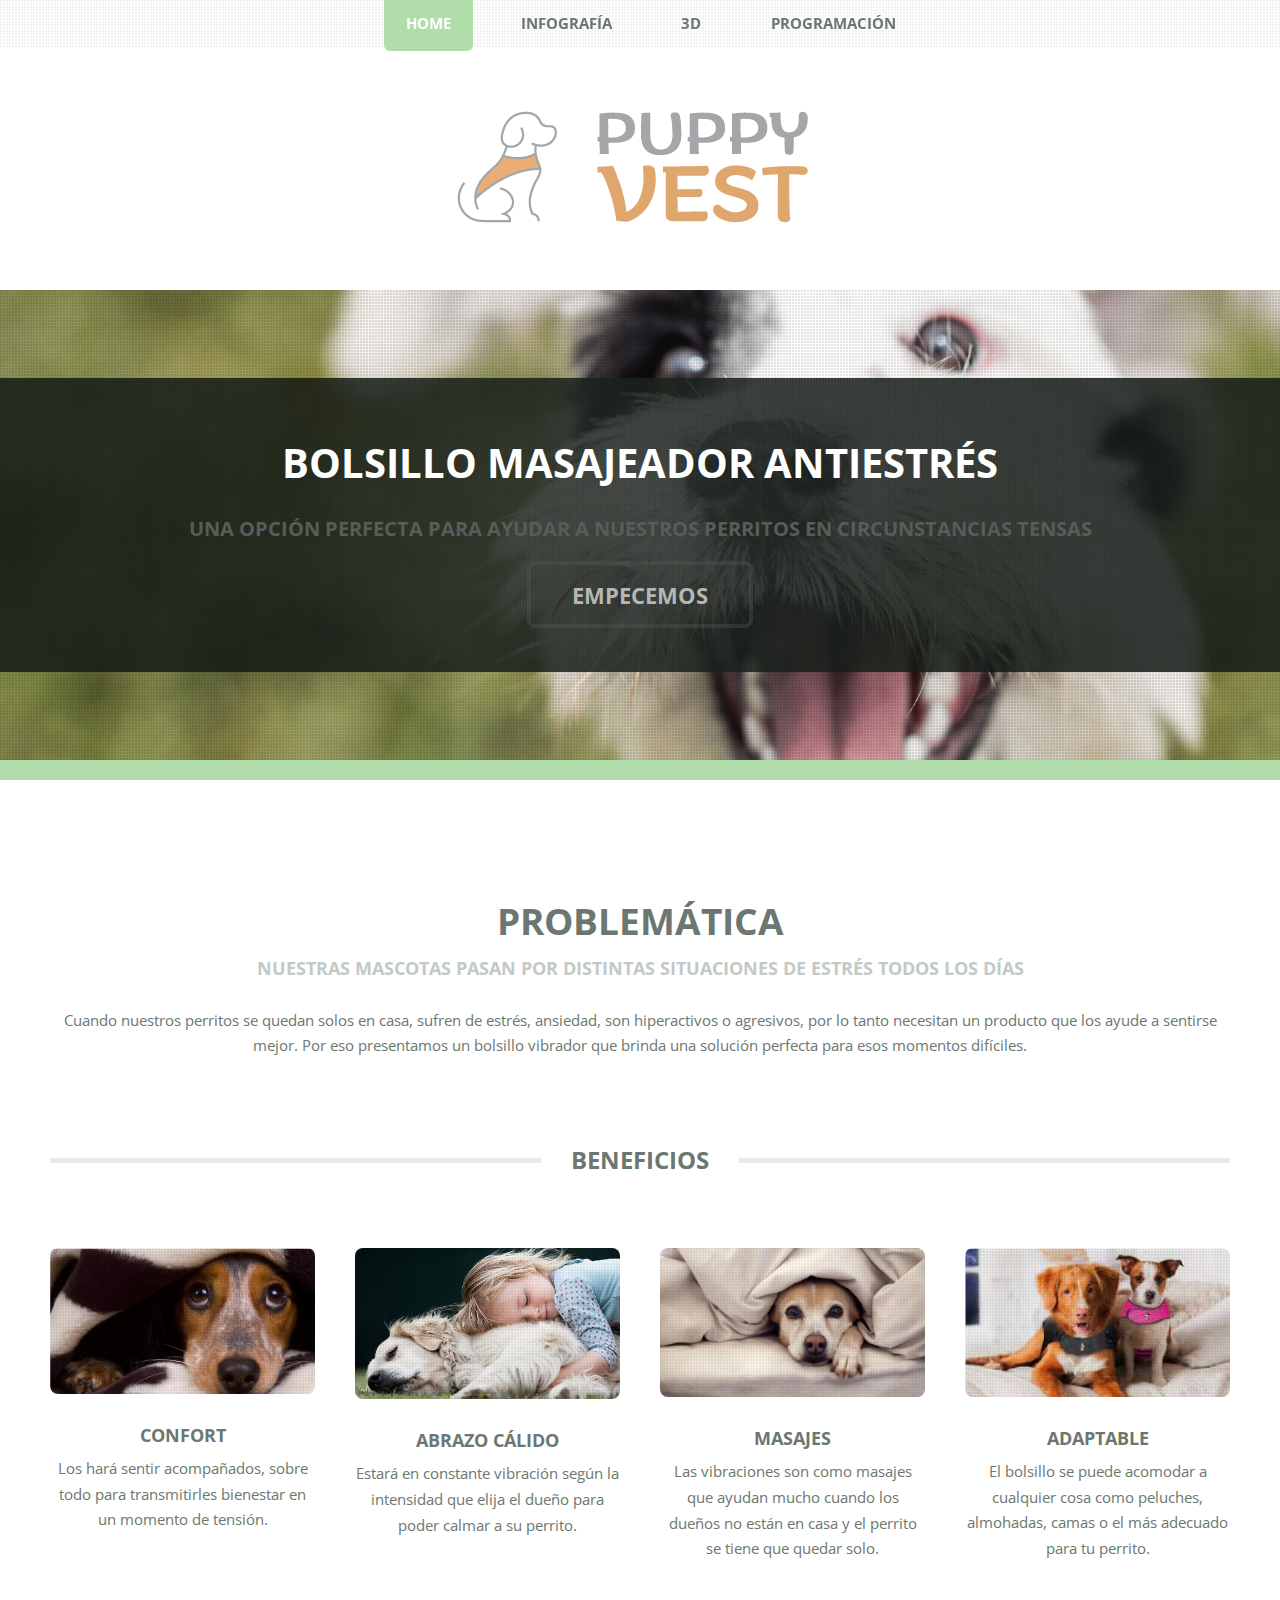
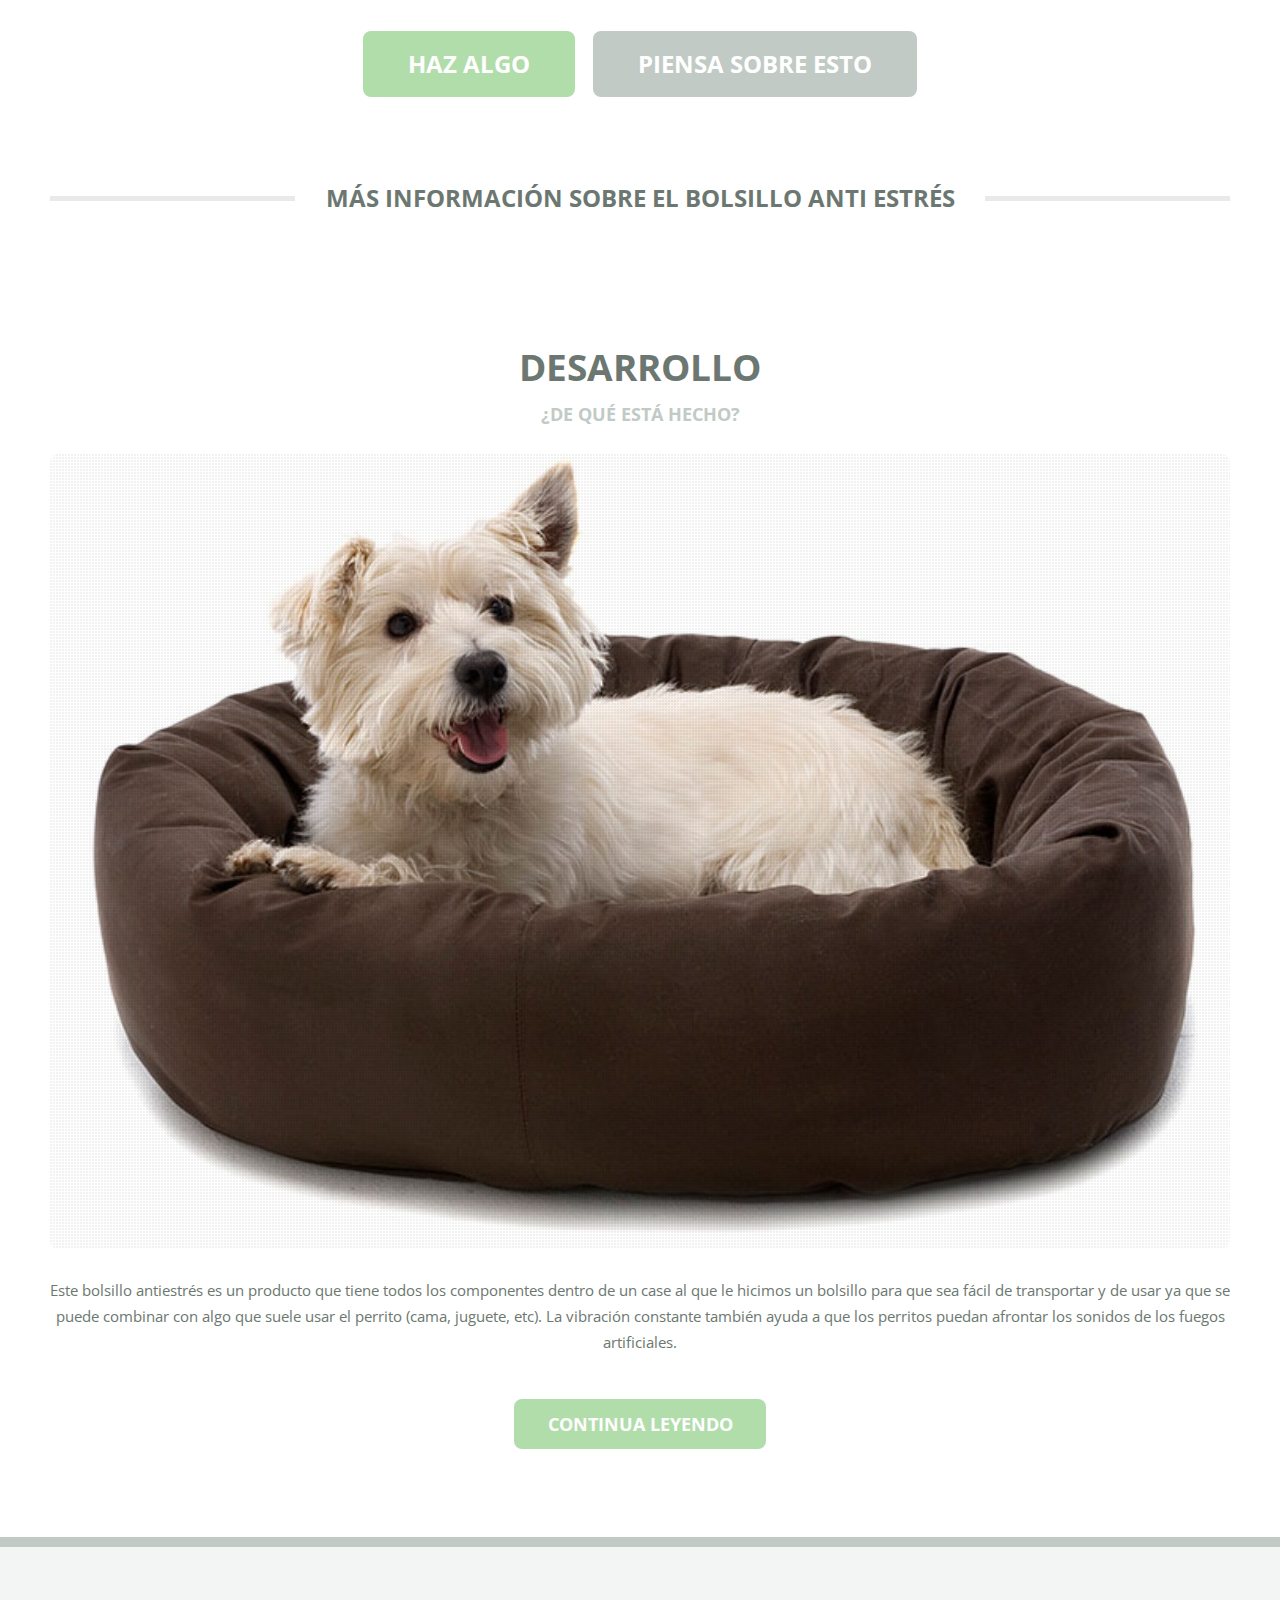
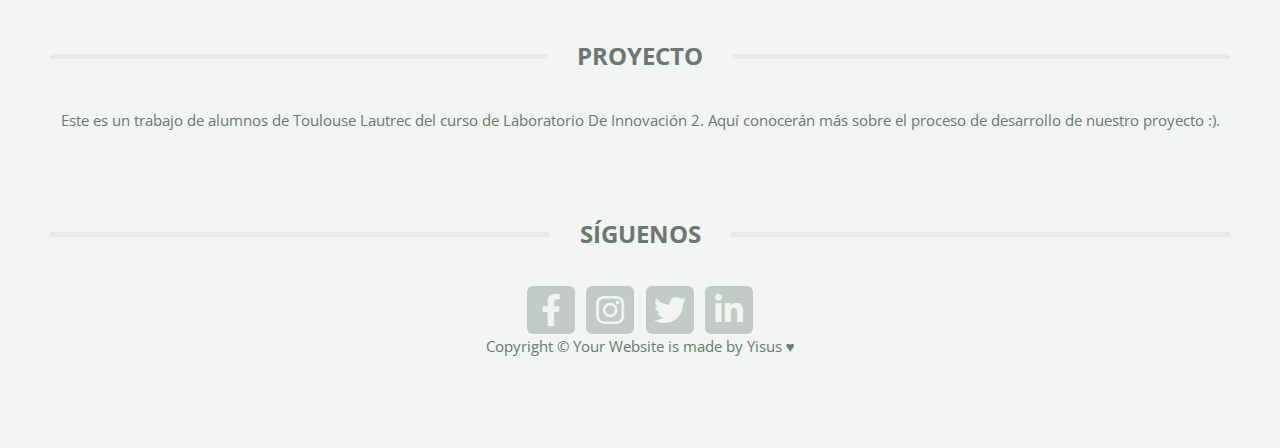
<file: index.html>
<!DOCTYPE HTML>
<!--
	TXT by HTML5 UP
	html5up.net | @ajlkn
	Free for personal and commercial use under the CCA 3.0 license (html5up.net/license)
-->
<html>
	<head>
		<title>BOLSILLO MASAJEADOR ANTIESTRÉS</title>
		<meta charset="utf-8" />
		<meta name="viewport" content="width=device-width, initial-scale=1, user-scalable=no" />
		<link rel="stylesheet" href="assets/css/main.css" />
	</head>
	<body class="homepage is-preload">
		<div id="page-wrapper">
				
			<!-- Header -->
				<header id="header">
					<div class="text-center my-5">
						<img class="img-fluid rounded-box mb-4"><img src="images/logotipo.png" alt="" /></a>
						<div>
					</div>
				</header>

			<!-- Nav -->
				<nav id="nav">
					<ul>
						<li class="current"><a href="index.html">Home</a></li>
						</li>
						<li><a href="infografia.html">Infografía</a></li>
						<li><a href="impresion-3d.html">3D</a></li>
						<li><a href="programacion.html">Programación</a></li>
					</ul>
				</nav>

			<!-- Banner -->
				<section id="banner">
					<div class="content">
						<h2>BOLSILLO MASAJEADOR ANTIESTRÉS</h2>
						<p>Una opción perfecta para ayudar a nuestros perritos en circunstancias tensas</p>
						<a href="#main" class="button scrolly">Empecemos</a>
					</div>
				</section>

			<!-- Main -->
				<section id="main">
					<div class="container">
						<div class="row gtr-200">
							<div class="col-12">

								<!-- Highlight -->
									<section class="box highlight">
										<ul class="special">
											
										</ul>
										<header>
											<h2>PROBLEMÁTICA</h2>
											<p>Nuestras mascotas pasan por distintas situaciones de estrés todos los días</p>
										</header>
										<p>
											Cuando nuestros perritos se quedan solos en casa, sufren de estrés, ansiedad, son hiperactivos o agresivos, por lo tanto necesitan un producto que los ayude a sentirse mejor. Por eso presentamos un bolsillo vibrador que brinda una solución perfecta para esos momentos difíciles.
										</p>
									</section>

							</div>
							<div class="col-12">

								<!-- Features -->
									<section class="box features">
										<h2 class="major"><span>BENEFICIOS</span></h2>
										<div>
											<div class="row">
												<div class="col-3 col-6-medium col-12-small">

													<!-- Feature -->
														<section class="box feature">
															<a href="#" class="image featured"><img src="images/pic1.jpg" alt="" /></a>
															<h3><a href="#">Confort</a></h3>
															<p>
																Los hará sentir acompañados, sobre todo para transmitirles bienestar en un momento de tensión.
															</p>
														</section>

												</div>
												<div class="col-3 col-6-medium col-12-small">

													<!-- Feature -->
														<section class="box feature">
															<a href="#" class="image featured"><img src="images/pic2.jpg" alt="" /></a>
															<h3><a href="#">Abrazo cálido</a></h3>
															<p>
																Estará en constante vibración según la intensidad que elija el dueño para poder calmar a su perrito.
															</p>
														</section>

												</div>
												<div class="col-3 col-6-medium col-12-small">

													<!-- Feature -->
														<section class="box feature">
															<a href="#" class="image featured"><img src="images/pic3.jpg" alt="" /></a>
															<h3><a href="#">Masajes</a></h3>
															<p>
																Las vibraciones son como masajes que ayudan mucho cuando los dueños no están en casa y el perrito se tiene que quedar solo.
															</p>
														</section>

												</div>
												<div class="col-3 col-6-medium col-12-small">

													<!-- Feature -->
														<section class="box feature">
															<a href="#" class="image featured"><img src="images/pic4.jpg" alt="" /></a>
															<h3><a href="#">Adaptable</a></h3>
															<p>
																El bolsillo se puede acomodar a cualquier cosa como peluches, almohadas, camas o el más adecuado para tu perrito.
															</p>
														</section>

												</div>
												<div class="col-12">
													<ul class="actions">
														<li><a href="#" class="button large">Haz algo</a></li>
														<li><a href="#" class="button alt large">Piensa sobre esto</a></li>
													</ul>
												</div>
											</div>
										</div>
									</section>

							</div>
							<div class="col-12">

								<!-- Blog -->
									<section class="box blog">
										<h2 class="major"><span>MÁS INFORMACIÓN SOBRE EL BOLSILLO ANTI ESTRÉS</span></h2>
										<div>
											<div class="row">
												<div class="col-12 col-12-medium">
													<div class="content">
												</div>
											</div>
										</div>
									</section>

								<!-- Highlight -->
									<section class="box highlight">
										<ul class="special">
											
										</ul>
										<header>
											<h2>DESARROLLO</h2>
											<p>¿DE QUÉ ESTÁ HECHO?</p>
										</header>
																<a href="#" class="image featured"><img src="images/pic5.jpg" alt="" /></a>
																<p>
																	Este bolsillo antiestrés es un producto que tiene todos los componentes dentro de un case al que le hicimos un bolsillo para que sea fácil de transportar y de usar ya que se puede combinar con algo que suele usar el perrito (cama, juguete, etc). La vibración constante también ayuda a que los perritos puedan afrontar los sonidos de los fuegos artificiales.
																</p>
																<a href="#" class="button">Continua leyendo</a>
															</article>

													</div>
												</div>
											</div>
										</div>
									</section>

							</div>
						</div>
					</div>
				</section>

			<!-- Footer -->
				<footer id="footer">
					<div class="container">
						<div class="row gtr-200">
							<div class="col-12">

								<!-- About -->
									<section>
										<h2 class="major"><span>Proyecto</span></h2>
										<p>
											Este es un trabajo de alumnos de Toulouse Lautrec del curso de Laboratorio De Innovación 2. Aquí conocerán más sobre el proceso de desarrollo de nuestro proyecto :).
										</p>
									</section>

							</div>
							<div class="col-12">

								<!-- Contact -->
									<section>
										<h2 class="major"><span>Síguenos</span></h2>
										<ul class="contact">
											<li><a class="icon brands fa-facebook-f" href="#"><span class="label">Facebook</span></a></li>
											<li><a class="icon brands fa-instagram" href="#"><span class="label">Instagram</span></a></li>
											<li><a class="icon brands fa-twitter" href="#"><span class="label">Twitter</span></a></li>
											<li><a class="icon brands fa-linkedin-in" href="#"><span class="label">LinkedIn</span></a></li>
										</ul>
									</section>

							</div>
						</div>

    				    <!-- Copyright -->
    				    <footer class="footer bg-black small text-center text-white-50"><div class="container px-4 px-lg-5">Copyright &copy; Your Website is made by Yisus ♥</div></footer>

					</div>
				</footer>

		</div>

		<!-- Scripts -->
			<script src="assets/js/jquery.min.js"></script>
			<script src="assets/js/jquery.dropotron.min.js"></script>
			<script src="assets/js/jquery.scrolly.min.js"></script>
			<script src="assets/js/browser.min.js"></script>
			<script src="assets/js/breakpoints.min.js"></script>
			<script src="assets/js/util.js"></script>
			<script src="assets/js/main.js"></script>

	</body>
</html>
</file>
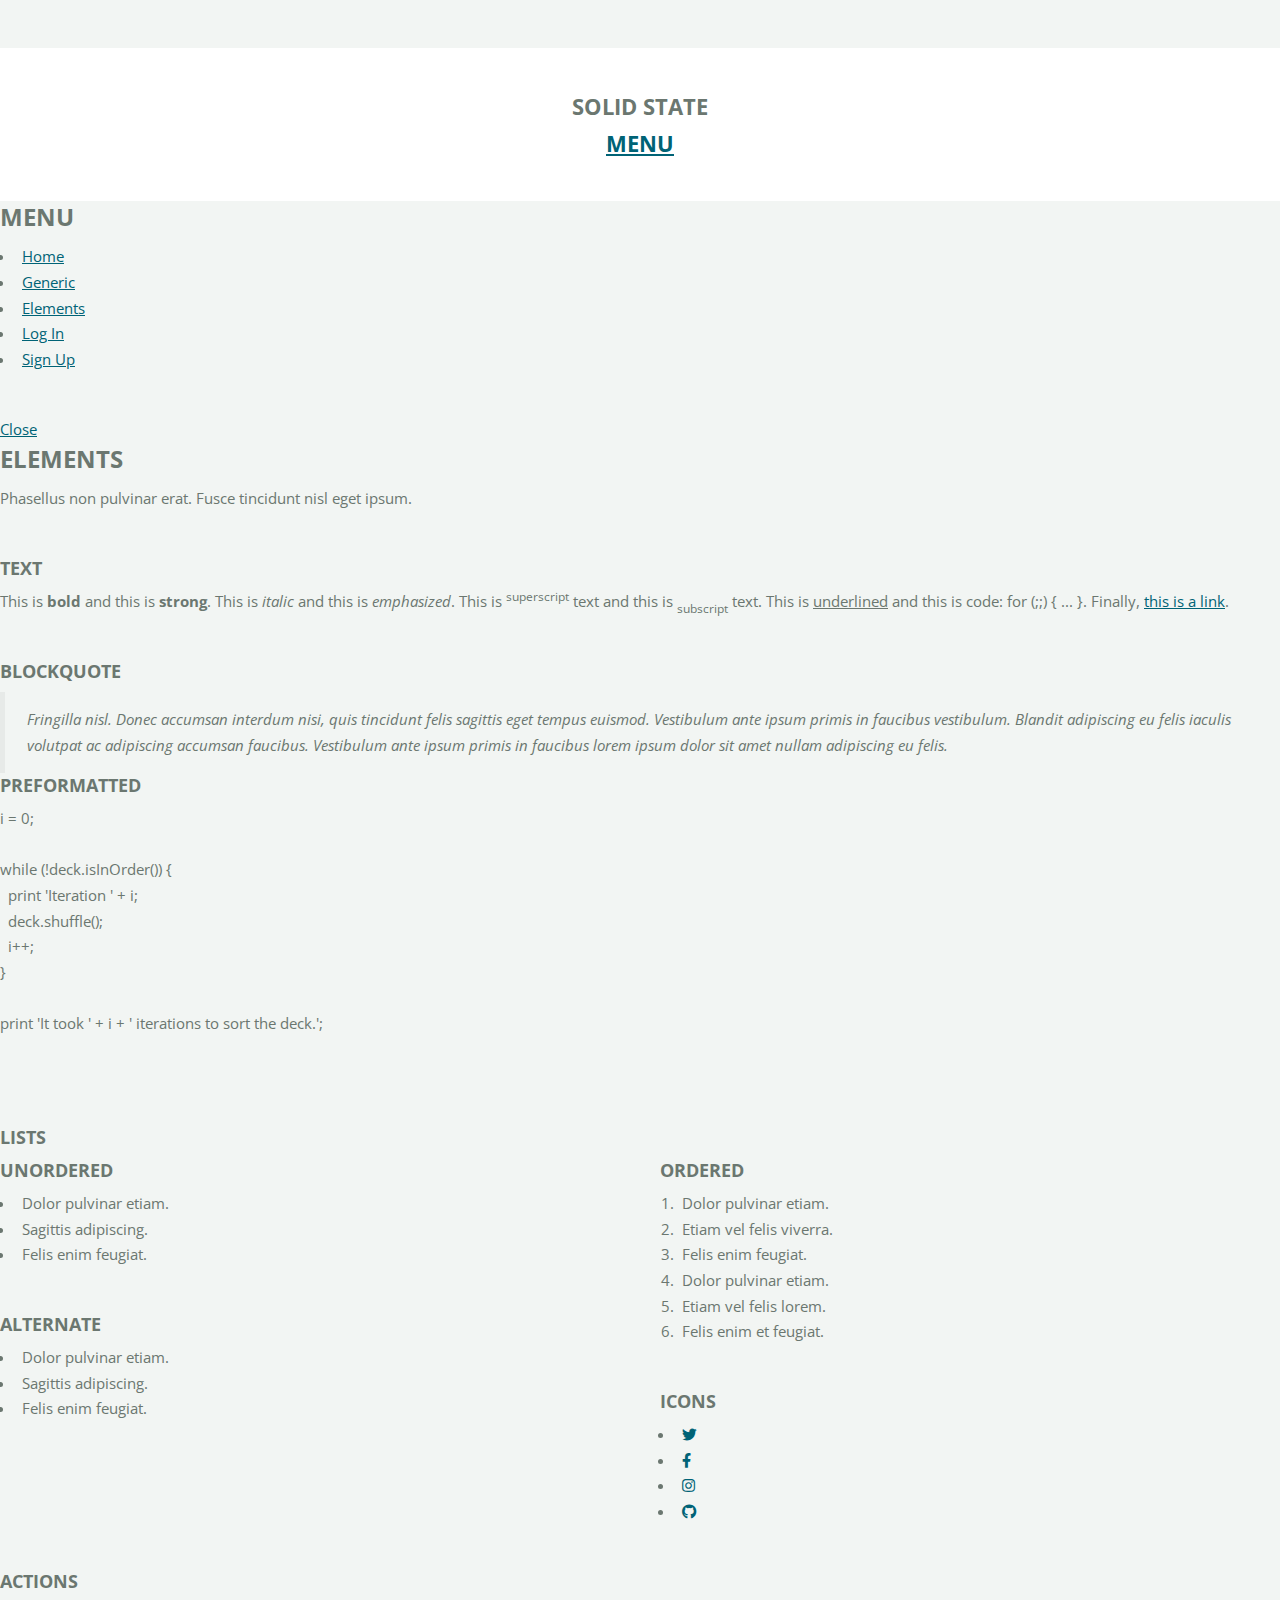
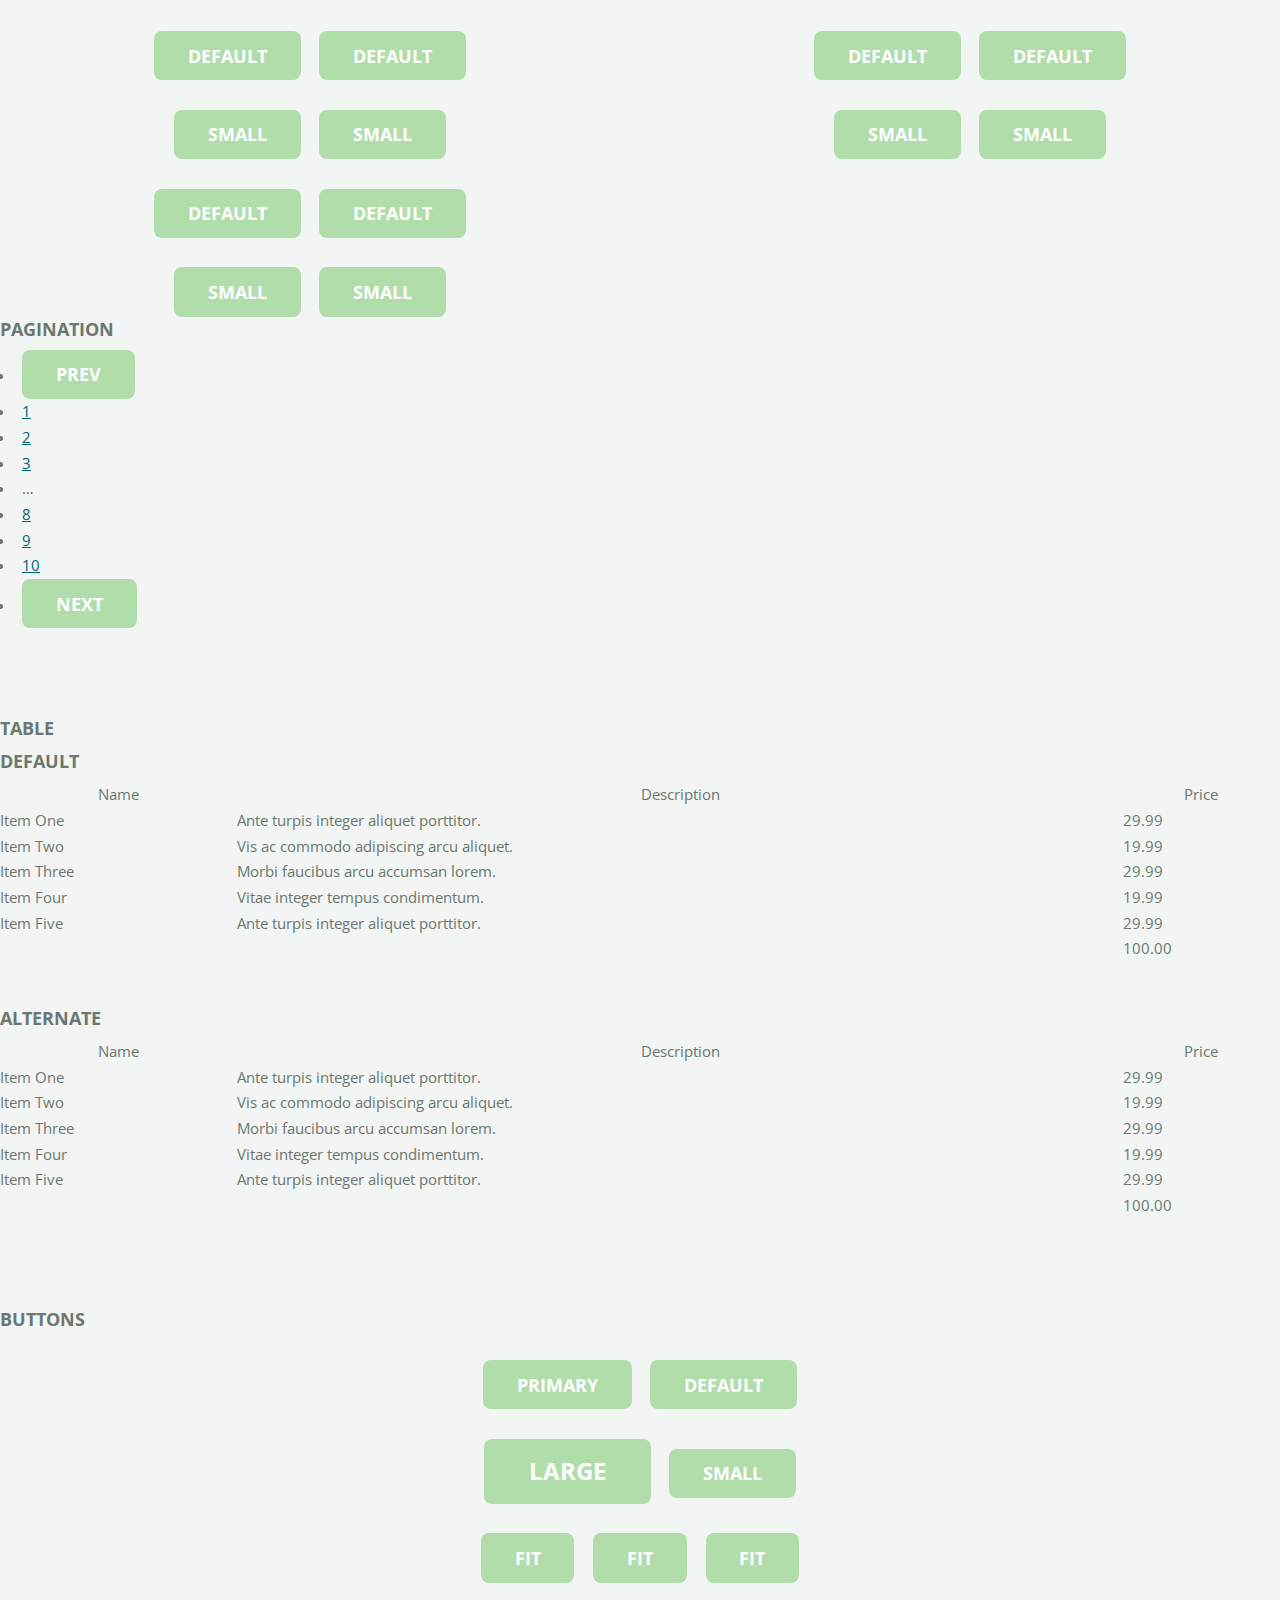
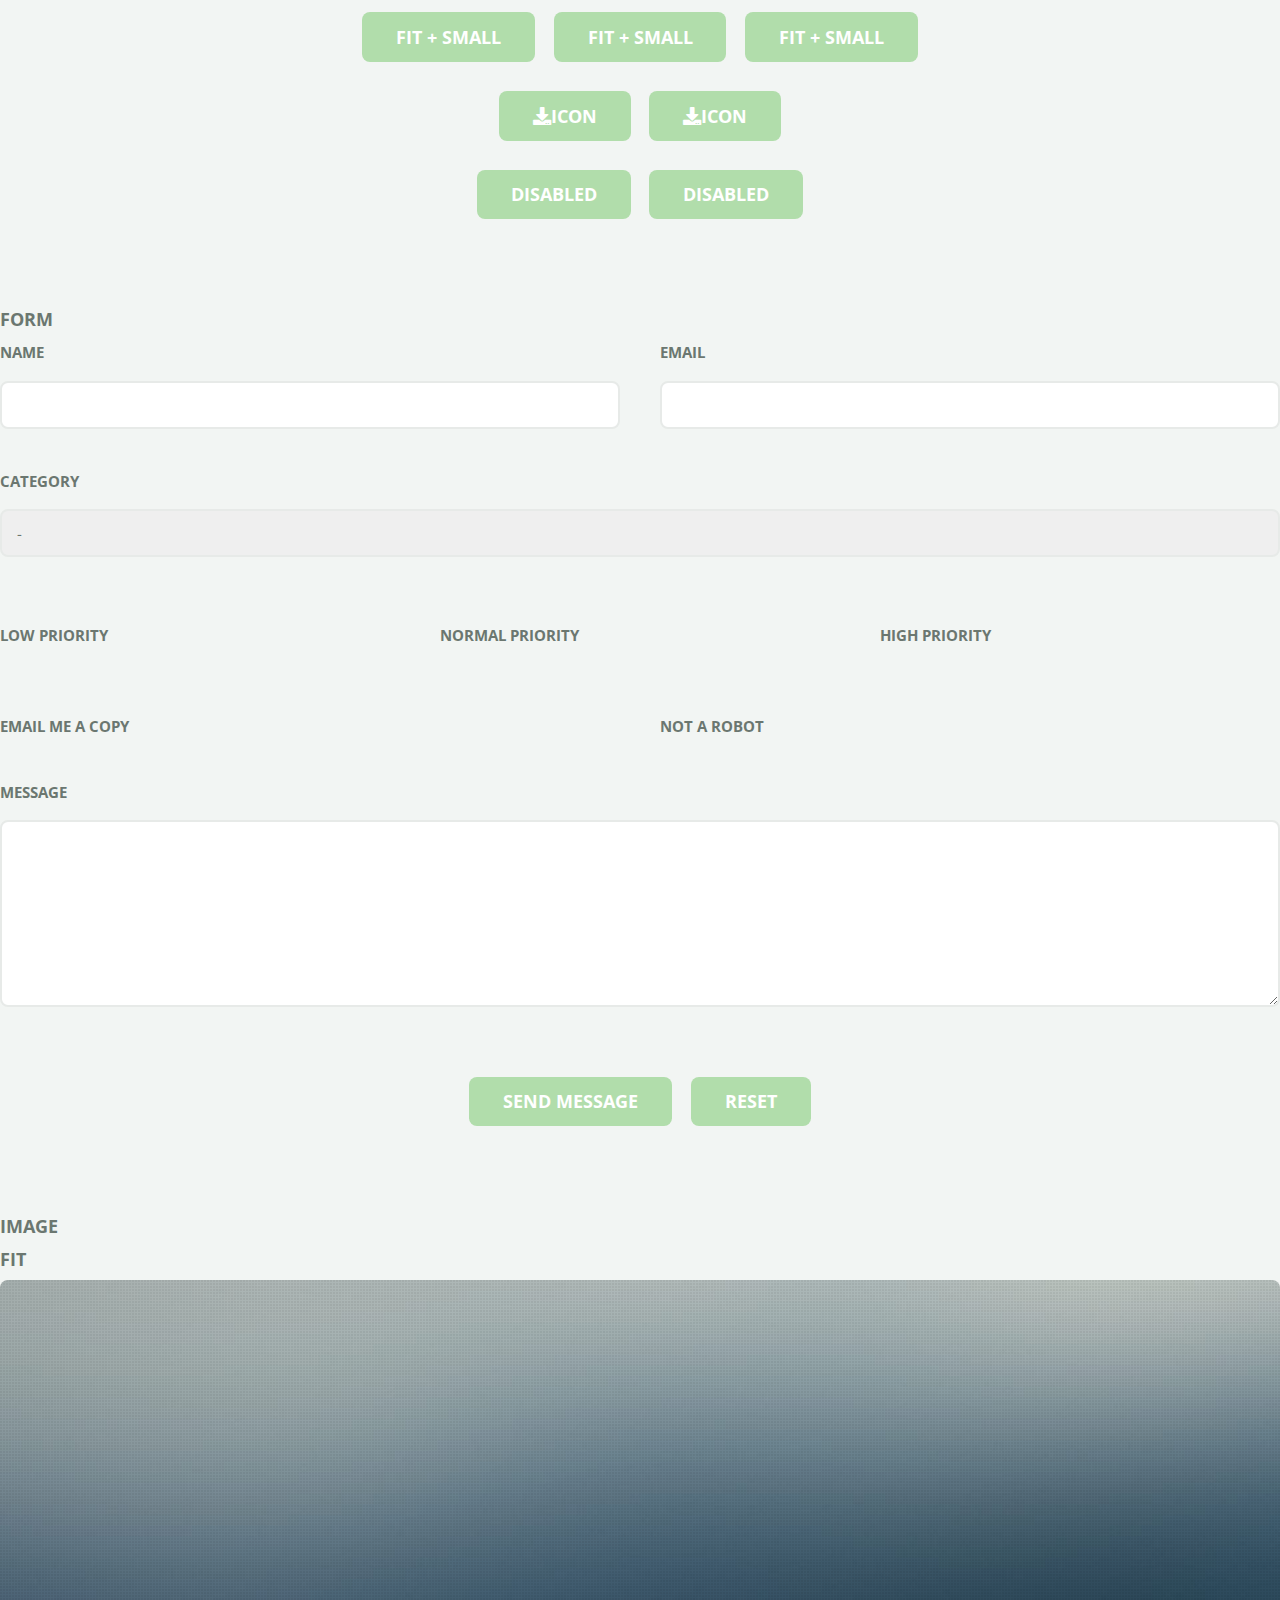
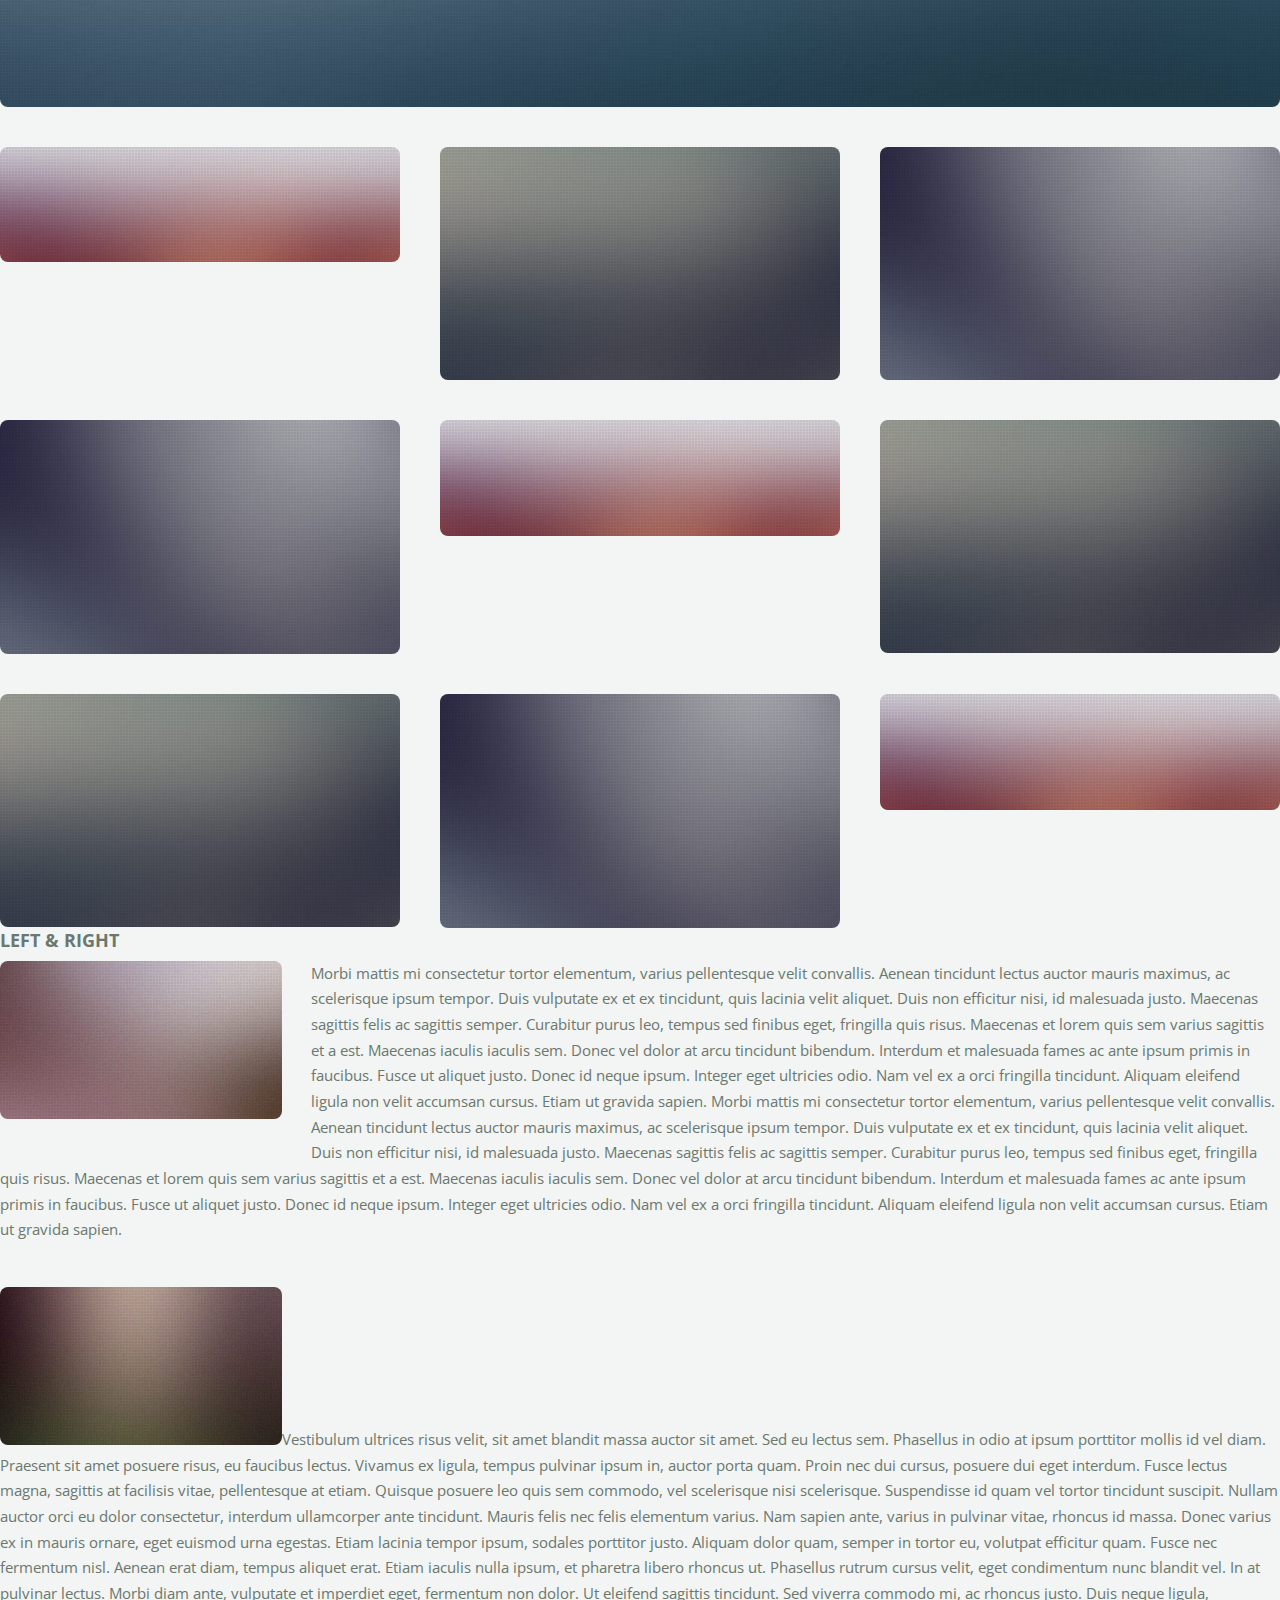
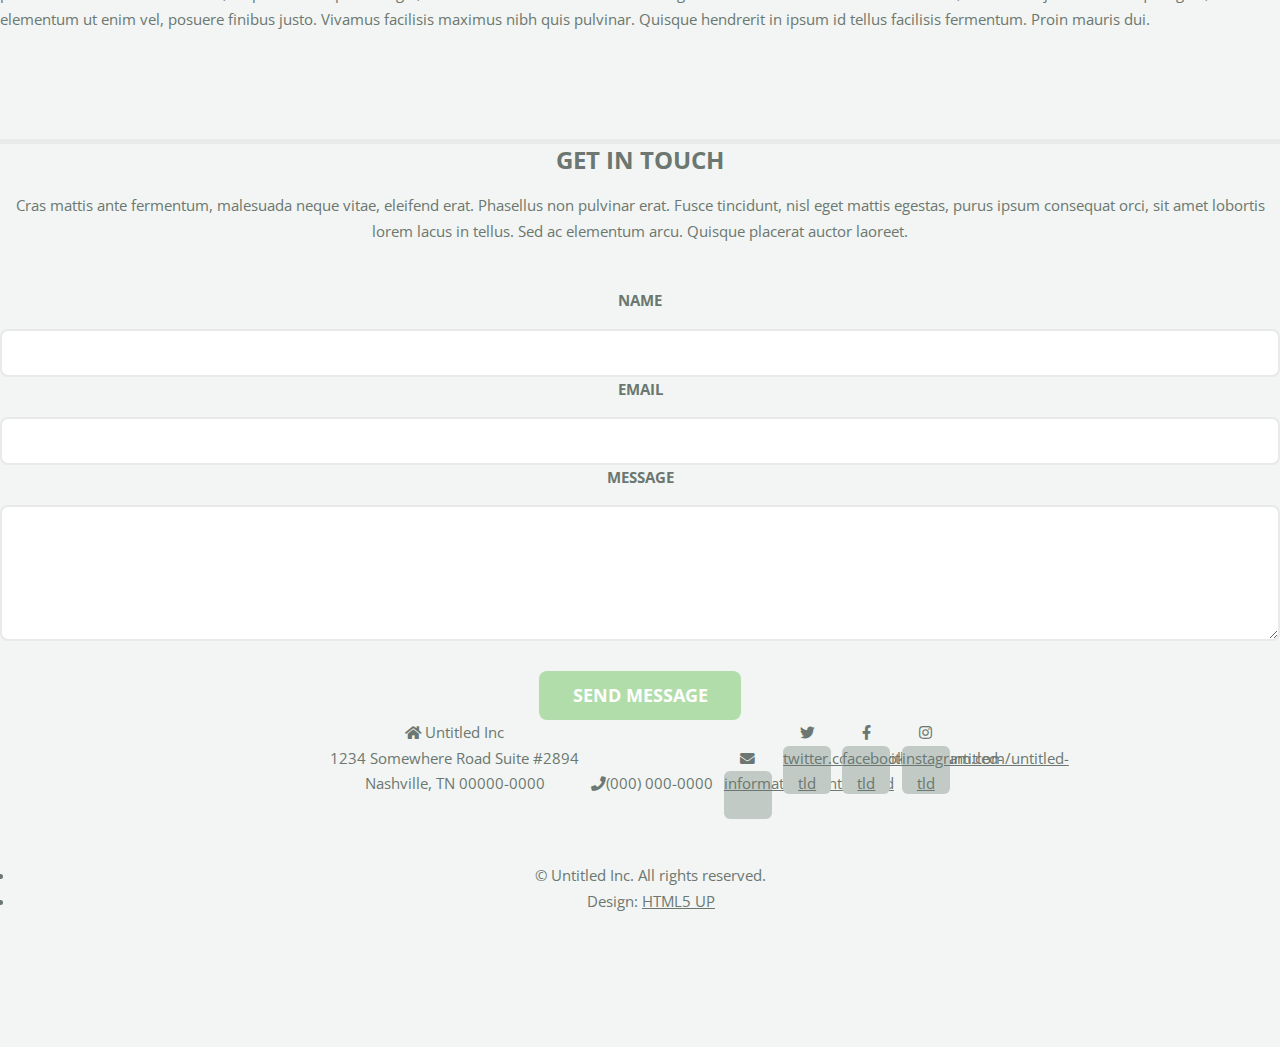
<file: elements.html>
<!DOCTYPE HTML>
<!--
	Solid State by HTML5 UP
	html5up.net | @ajlkn
	Free for personal and commercial use under the CCA 3.0 license (html5up.net/license)
-->
<html>
	<head>
		<title>Elements - Solid State by HTML5 UP</title>
		<meta charset="utf-8" />
		<meta name="viewport" content="width=device-width, initial-scale=1, user-scalable=no" />
		<link rel="stylesheet" href="assets/css/main.css" />
		<noscript><link rel="stylesheet" href="assets/css/noscript.css" /></noscript>
	</head>
	<body class="is-preload">

		<!-- Page Wrapper -->
			<div id="page-wrapper">

				<!-- Header -->
					<header id="header">
						<h1><a href="index.html">Solid State</a></h1>
						<nav>
							<a href="#menu">Menu</a>
						</nav>
					</header>

				<!-- Menu -->
					<nav id="menu">
						<div class="inner">
							<h2>Menu</h2>
							<ul class="links">
								<li><a href="index.html">Home</a></li>
								<li><a href="generic.html">Generic</a></li>
								<li><a href="elements.html">Elements</a></li>
								<li><a href="#">Log In</a></li>
								<li><a href="#">Sign Up</a></li>
							</ul>
							<a href="#" class="close">Close</a>
						</div>
					</nav>

				<!-- Wrapper -->
					<section id="wrapper">
						<header>
							<div class="inner">
								<h2>Elements</h2>
								<p>Phasellus non pulvinar erat. Fusce tincidunt nisl eget ipsum.</p>
							</div>
						</header>

						<!-- Content -->
							<div class="wrapper">
								<div class="inner">

									<section>
										<h3 class="major">Text</h3>
										<p>This is <b>bold</b> and this is <strong>strong</strong>. This is <i>italic</i> and this is <em>emphasized</em>.
										This is <sup>superscript</sup> text and this is <sub>subscript</sub> text.
										This is <u>underlined</u> and this is code: <code>for (;;) { ... }</code>. Finally, <a href="#">this is a link</a>.</p>
										<h4>Blockquote</h4>
										<blockquote>Fringilla nisl. Donec accumsan interdum nisi, quis tincidunt felis sagittis eget tempus euismod. Vestibulum ante ipsum primis in faucibus vestibulum. Blandit adipiscing eu felis iaculis volutpat ac adipiscing accumsan faucibus. Vestibulum ante ipsum primis in faucibus lorem ipsum dolor sit amet nullam adipiscing eu felis.</blockquote>
										<h4>Preformatted</h4>
										<pre><code>i = 0;

while (!deck.isInOrder()) {
  print 'Iteration ' + i;
  deck.shuffle();
  i++;
}

print 'It took ' + i + ' iterations to sort the deck.';</code></pre>
									</section>

									<section>
										<h3 class="major">Lists</h3>
										<div class="row">
											<div class="col-6 col-12-medium">
												<h4>Unordered</h4>
												<ul>
													<li>Dolor pulvinar etiam.</li>
													<li>Sagittis adipiscing.</li>
													<li>Felis enim feugiat.</li>
												</ul>
												<h4>Alternate</h4>
												<ul class="alt">
													<li>Dolor pulvinar etiam.</li>
													<li>Sagittis adipiscing.</li>
													<li>Felis enim feugiat.</li>
												</ul>
											</div>
											<div class="col-6 col-12-medium">
												<h4>Ordered</h4>
												<ol>
													<li>Dolor pulvinar etiam.</li>
													<li>Etiam vel felis viverra.</li>
													<li>Felis enim feugiat.</li>
													<li>Dolor pulvinar etiam.</li>
													<li>Etiam vel felis lorem.</li>
													<li>Felis enim et feugiat.</li>
												</ol>
												<h4>Icons</h4>
												<ul class="icons">
													<li><a href="#" class="icon brands fa-twitter"><span class="label">Twitter</span></a></li>
													<li><a href="#" class="icon brands fa-facebook-f"><span class="label">Facebook</span></a></li>
													<li><a href="#" class="icon brands fa-instagram"><span class="label">Instagram</span></a></li>
													<li><a href="#" class="icon brands fa-github"><span class="label">Github</span></a></li>
												</ul>
											</div>
										</div>
										<h4>Actions</h4>
										<div class="row">
											<div class="col-6 col-12-medium">
												<ul class="actions">
													<li><a href="#" class="button primary">Default</a></li>
													<li><a href="#" class="button">Default</a></li>
												</ul>
												<ul class="actions small">
													<li><a href="#" class="button primary small">Small</a></li>
													<li><a href="#" class="button small">Small</a></li>
												</ul>
												<ul class="actions stacked">
													<li><a href="#" class="button primary">Default</a></li>
													<li><a href="#" class="button">Default</a></li>
												</ul>
												<ul class="actions stacked small">
													<li><a href="#" class="button primary small">Small</a></li>
													<li><a href="#" class="button small">Small</a></li>
												</ul>
											</div>
											<div class="col-6 col-12-medium">
												<ul class="actions stacked">
													<li><a href="#" class="button primary fit">Default</a></li>
													<li><a href="#" class="button fit">Default</a></li>
												</ul>
												<ul class="actions stacked small">
													<li><a href="#" class="button primary small fit">Small</a></li>
													<li><a href="#" class="button small fit">Small</a></li>
												</ul>
											</div>
										</div>
										<h4>Pagination</h4>
										<ul class="pagination">
											<li><span class="button small disabled">Prev</span></li>
											<li><a href="#" class="page active">1</a></li>
											<li><a href="#" class="page">2</a></li>
											<li><a href="#" class="page">3</a></li>
											<li><span>&hellip;</span></li>
											<li><a href="#" class="page">8</a></li>
											<li><a href="#" class="page">9</a></li>
											<li><a href="#" class="page">10</a></li>
											<li><a href="#" class="button small">Next</a></li>
										</ul>
									</section>

									<section>
										<h3 class="major">Table</h3>
										<h4>Default</h4>
										<div class="table-wrapper">
											<table>
												<thead>
													<tr>
														<th>Name</th>
														<th>Description</th>
														<th>Price</th>
													</tr>
												</thead>
												<tbody>
													<tr>
														<td>Item One</td>
														<td>Ante turpis integer aliquet porttitor.</td>
														<td>29.99</td>
													</tr>
													<tr>
														<td>Item Two</td>
														<td>Vis ac commodo adipiscing arcu aliquet.</td>
														<td>19.99</td>
													</tr>
													<tr>
														<td>Item Three</td>
														<td> Morbi faucibus arcu accumsan lorem.</td>
														<td>29.99</td>
													</tr>
													<tr>
														<td>Item Four</td>
														<td>Vitae integer tempus condimentum.</td>
														<td>19.99</td>
													</tr>
													<tr>
														<td>Item Five</td>
														<td>Ante turpis integer aliquet porttitor.</td>
														<td>29.99</td>
													</tr>
												</tbody>
												<tfoot>
													<tr>
														<td colspan="2"></td>
														<td>100.00</td>
													</tr>
												</tfoot>
											</table>
										</div>

										<h4>Alternate</h4>
										<div class="table-wrapper">
											<table class="alt">
												<thead>
													<tr>
														<th>Name</th>
														<th>Description</th>
														<th>Price</th>
													</tr>
												</thead>
												<tbody>
													<tr>
														<td>Item One</td>
														<td>Ante turpis integer aliquet porttitor.</td>
														<td>29.99</td>
													</tr>
													<tr>
														<td>Item Two</td>
														<td>Vis ac commodo adipiscing arcu aliquet.</td>
														<td>19.99</td>
													</tr>
													<tr>
														<td>Item Three</td>
														<td> Morbi faucibus arcu accumsan lorem.</td>
														<td>29.99</td>
													</tr>
													<tr>
														<td>Item Four</td>
														<td>Vitae integer tempus condimentum.</td>
														<td>19.99</td>
													</tr>
													<tr>
														<td>Item Five</td>
														<td>Ante turpis integer aliquet porttitor.</td>
														<td>29.99</td>
													</tr>
												</tbody>
												<tfoot>
													<tr>
														<td colspan="2"></td>
														<td>100.00</td>
													</tr>
												</tfoot>
											</table>
										</div>
									</section>

									<section>
										<h3 class="major">Buttons</h3>
										<ul class="actions">
											<li><a href="#" class="button primary">Primary</a></li>
											<li><a href="#" class="button">Default</a></li>
										</ul>
										<ul class="actions">
											<li><a href="#" class="button large">Large</a></li>
											<li><a href="#" class="button small">Small</a></li>
										</ul>
										<ul class="actions fit">
											<li><a href="#" class="button fit">Fit</a></li>
											<li><a href="#" class="button primary fit">Fit</a></li>
											<li><a href="#" class="button fit">Fit</a></li>
										</ul>
										<ul class="actions fit small">
											<li><a href="#" class="button primary fit small">Fit + Small</a></li>
											<li><a href="#" class="button fit small">Fit + Small</a></li>
											<li><a href="#" class="button primary fit small">Fit + Small</a></li>
										</ul>
										<ul class="actions">
											<li><a href="#" class="button primary icon solid fa-download">Icon</a></li>
											<li><a href="#" class="button icon solid fa-download">Icon</a></li>
										</ul>
										<ul class="actions">
											<li><span class="button primary disabled">Disabled</span></li>
											<li><span class="button disabled">Disabled</span></li>
										</ul>
									</section>

									<section>
										<h3 class="major">Form</h3>
										<form method="post" action="#">
											<div class="row gtr-uniform">
												<div class="col-6 col-12-xsmall">
													<label for="demo-name">Name</label>
													<input type="text" name="demo-name" id="demo-name" value="" />
												</div>
												<div class="col-6 col-12-xsmall">
													<label for="demo-email">Email</label>
													<input type="email" name="demo-email" id="demo-email" value="" />
												</div>
												<div class="col-12">
													<label for="demo-category">Category</label>
													<select name="demo-category" id="demo-category">
														<option value="">-</option>
														<option value="1">Manufacturing</option>
														<option value="1">Shipping</option>
														<option value="1">Administration</option>
														<option value="1">Human Resources</option>
													</select>
												</div>
												<div class="col-4 col-12-small">
													<input type="radio" id="demo-priority-low" name="demo-priority" checked>
													<label for="demo-priority-low">Low Priority</label>
												</div>
												<div class="col-4 col-12-small">
													<input type="radio" id="demo-priority-normal" name="demo-priority">
													<label for="demo-priority-normal">Normal Priority</label>
												</div>
												<div class="col-4 col-12-small">
													<input type="radio" id="demo-priority-high" name="demo-priority">
													<label for="demo-priority-high">High Priority</label>
												</div>
												<div class="col-6 col-12-small">
													<input type="checkbox" id="demo-copy" name="demo-copy">
													<label for="demo-copy">Email me a copy</label>
												</div>
												<div class="col-6 col-12-small">
													<input type="checkbox" id="demo-human" name="demo-human" checked>
													<label for="demo-human">Not a robot</label>
												</div>
												<div class="col-12">
													<label for="demo-message">Message</label>
													<textarea name="demo-message" id="demo-message" rows="6"></textarea>
												</div>
												<div class="col-12">
													<ul class="actions">
														<li><input type="submit" value="Send Message" class="primary" /></li>
														<li><input type="reset" value="Reset" /></li>
													</ul>
												</div>
											</div>
										</form>
									</section>

									<section>
										<h3 class="major">Image</h3>
										<h4>Fit</h4>
										<div class="box alt">
											<div class="row gtr-uniform">
												<div class="col-12"><span class="image fit"><img src="images/pic08.jpg" alt="" /></span></div>
												<div class="col-4"><span class="image fit"><img src="images/pic05.jpg" alt="" /></span></div>
												<div class="col-4"><span class="image fit"><img src="images/pic06.jpg" alt="" /></span></div>
												<div class="col-4"><span class="image fit"><img src="images/pic07.jpg" alt="" /></span></div>
												<div class="col-4"><span class="image fit"><img src="images/pic07.jpg" alt="" /></span></div>
												<div class="col-4"><span class="image fit"><img src="images/pic05.jpg" alt="" /></span></div>
												<div class="col-4"><span class="image fit"><img src="images/pic06.jpg" alt="" /></span></div>
												<div class="col-4"><span class="image fit"><img src="images/pic06.jpg" alt="" /></span></div>
												<div class="col-4"><span class="image fit"><img src="images/pic07.jpg" alt="" /></span></div>
												<div class="col-4"><span class="image fit"><img src="images/pic05.jpg" alt="" /></span></div>
											</div>
										</div>
										<h4>Left &amp; Right</h4>
										<p><span class="image left"><img src="images/pic01.jpg" alt="" /></span>Morbi mattis mi consectetur tortor elementum, varius pellentesque velit convallis. Aenean tincidunt lectus auctor mauris maximus, ac scelerisque ipsum tempor. Duis vulputate ex et ex tincidunt, quis lacinia velit aliquet. Duis non efficitur nisi, id malesuada justo. Maecenas sagittis felis ac sagittis semper. Curabitur purus leo, tempus sed finibus eget, fringilla quis risus. Maecenas et lorem quis sem varius sagittis et a est. Maecenas iaculis iaculis sem. Donec vel dolor at arcu tincidunt bibendum. Interdum et malesuada fames ac ante ipsum primis in faucibus. Fusce ut aliquet justo. Donec id neque ipsum. Integer eget ultricies odio. Nam vel ex a orci fringilla tincidunt. Aliquam eleifend ligula non velit accumsan cursus. Etiam ut gravida sapien. Morbi mattis mi consectetur tortor elementum, varius pellentesque velit convallis. Aenean tincidunt lectus auctor mauris maximus, ac scelerisque ipsum tempor. Duis vulputate ex et ex tincidunt, quis lacinia velit aliquet. Duis non efficitur nisi, id malesuada justo. Maecenas sagittis felis ac sagittis semper. Curabitur purus leo, tempus sed finibus eget, fringilla quis risus. Maecenas et lorem quis sem varius sagittis et a est. Maecenas iaculis iaculis sem. Donec vel dolor at arcu tincidunt bibendum. Interdum et malesuada fames ac ante ipsum primis in faucibus. Fusce ut aliquet justo. Donec id neque ipsum. Integer eget ultricies odio. Nam vel ex a orci fringilla tincidunt. Aliquam eleifend ligula non velit accumsan cursus. Etiam ut gravida sapien.</p>
										<p><span class="image right"><img src="images/pic02.jpg" alt="" /></span>Vestibulum ultrices risus velit, sit amet blandit massa auctor sit amet. Sed eu lectus sem. Phasellus in odio at ipsum porttitor mollis id vel diam. Praesent sit amet posuere risus, eu faucibus lectus. Vivamus ex ligula, tempus pulvinar ipsum in, auctor porta quam. Proin nec dui cursus, posuere dui eget interdum. Fusce lectus magna, sagittis at facilisis vitae, pellentesque at etiam. Quisque posuere leo quis sem commodo, vel scelerisque nisi scelerisque. Suspendisse id quam vel tortor tincidunt suscipit. Nullam auctor orci eu dolor consectetur, interdum ullamcorper ante tincidunt. Mauris felis nec felis elementum varius. Nam sapien ante, varius in pulvinar vitae, rhoncus id massa. Donec varius ex in mauris ornare, eget euismod urna egestas. Etiam lacinia tempor ipsum, sodales porttitor justo. Aliquam dolor quam, semper in tortor eu, volutpat efficitur quam. Fusce nec fermentum nisl. Aenean erat diam, tempus aliquet erat. Etiam iaculis nulla ipsum, et pharetra libero rhoncus ut. Phasellus rutrum cursus velit, eget condimentum nunc blandit vel. In at pulvinar lectus. Morbi diam ante, vulputate et imperdiet eget, fermentum non dolor. Ut eleifend sagittis tincidunt. Sed viverra commodo mi, ac rhoncus justo. Duis neque ligula, elementum ut enim vel, posuere finibus justo. Vivamus facilisis maximus nibh quis pulvinar. Quisque hendrerit in ipsum id tellus facilisis fermentum. Proin mauris dui.</p>
									</section>

								</div>
							</div>

					</section>

				<!-- Footer -->
					<section id="footer">
						<div class="inner">
							<h2 class="major">Get in touch</h2>
							<p>Cras mattis ante fermentum, malesuada neque vitae, eleifend erat. Phasellus non pulvinar erat. Fusce tincidunt, nisl eget mattis egestas, purus ipsum consequat orci, sit amet lobortis lorem lacus in tellus. Sed ac elementum arcu. Quisque placerat auctor laoreet.</p>
							<form method="post" action="#">
								<div class="fields">
									<div class="field">
										<label for="name">Name</label>
										<input type="text" name="name" id="name" />
									</div>
									<div class="field">
										<label for="email">Email</label>
										<input type="email" name="email" id="email" />
									</div>
									<div class="field">
										<label for="message">Message</label>
										<textarea name="message" id="message" rows="4"></textarea>
									</div>
								</div>
								<ul class="actions">
									<li><input type="submit" value="Send Message" /></li>
								</ul>
							</form>
							<ul class="contact">
								<li class="icon solid fa-home">
									Untitled Inc<br />
									1234 Somewhere Road Suite #2894<br />
									Nashville, TN 00000-0000
								</li>
								<li class="icon solid fa-phone">(000) 000-0000</li>
								<li class="icon solid fa-envelope"><a href="#">information@untitled.tld</a></li>
								<li class="icon brands fa-twitter"><a href="#">twitter.com/untitled-tld</a></li>
								<li class="icon brands fa-facebook-f"><a href="#">facebook.com/untitled-tld</a></li>
								<li class="icon brands fa-instagram"><a href="#">instagram.com/untitled-tld</a></li>
							</ul>
							<ul class="copyright">
								<li>&copy; Untitled Inc. All rights reserved.</li><li>Design: <a href="http://html5up.net">HTML5 UP</a></li>
							</ul>
						</div>
					</section>

			</div>

		<!-- Scripts -->
			<script src="assets/js/jquery.min.js"></script>
			<script src="assets/js/jquery.scrollex.min.js"></script>
			<script src="assets/js/browser.min.js"></script>
			<script src="assets/js/breakpoints.min.js"></script>
			<script src="assets/js/util.js"></script>
			<script src="assets/js/main.js"></script>

	</body>
</html>
</file>
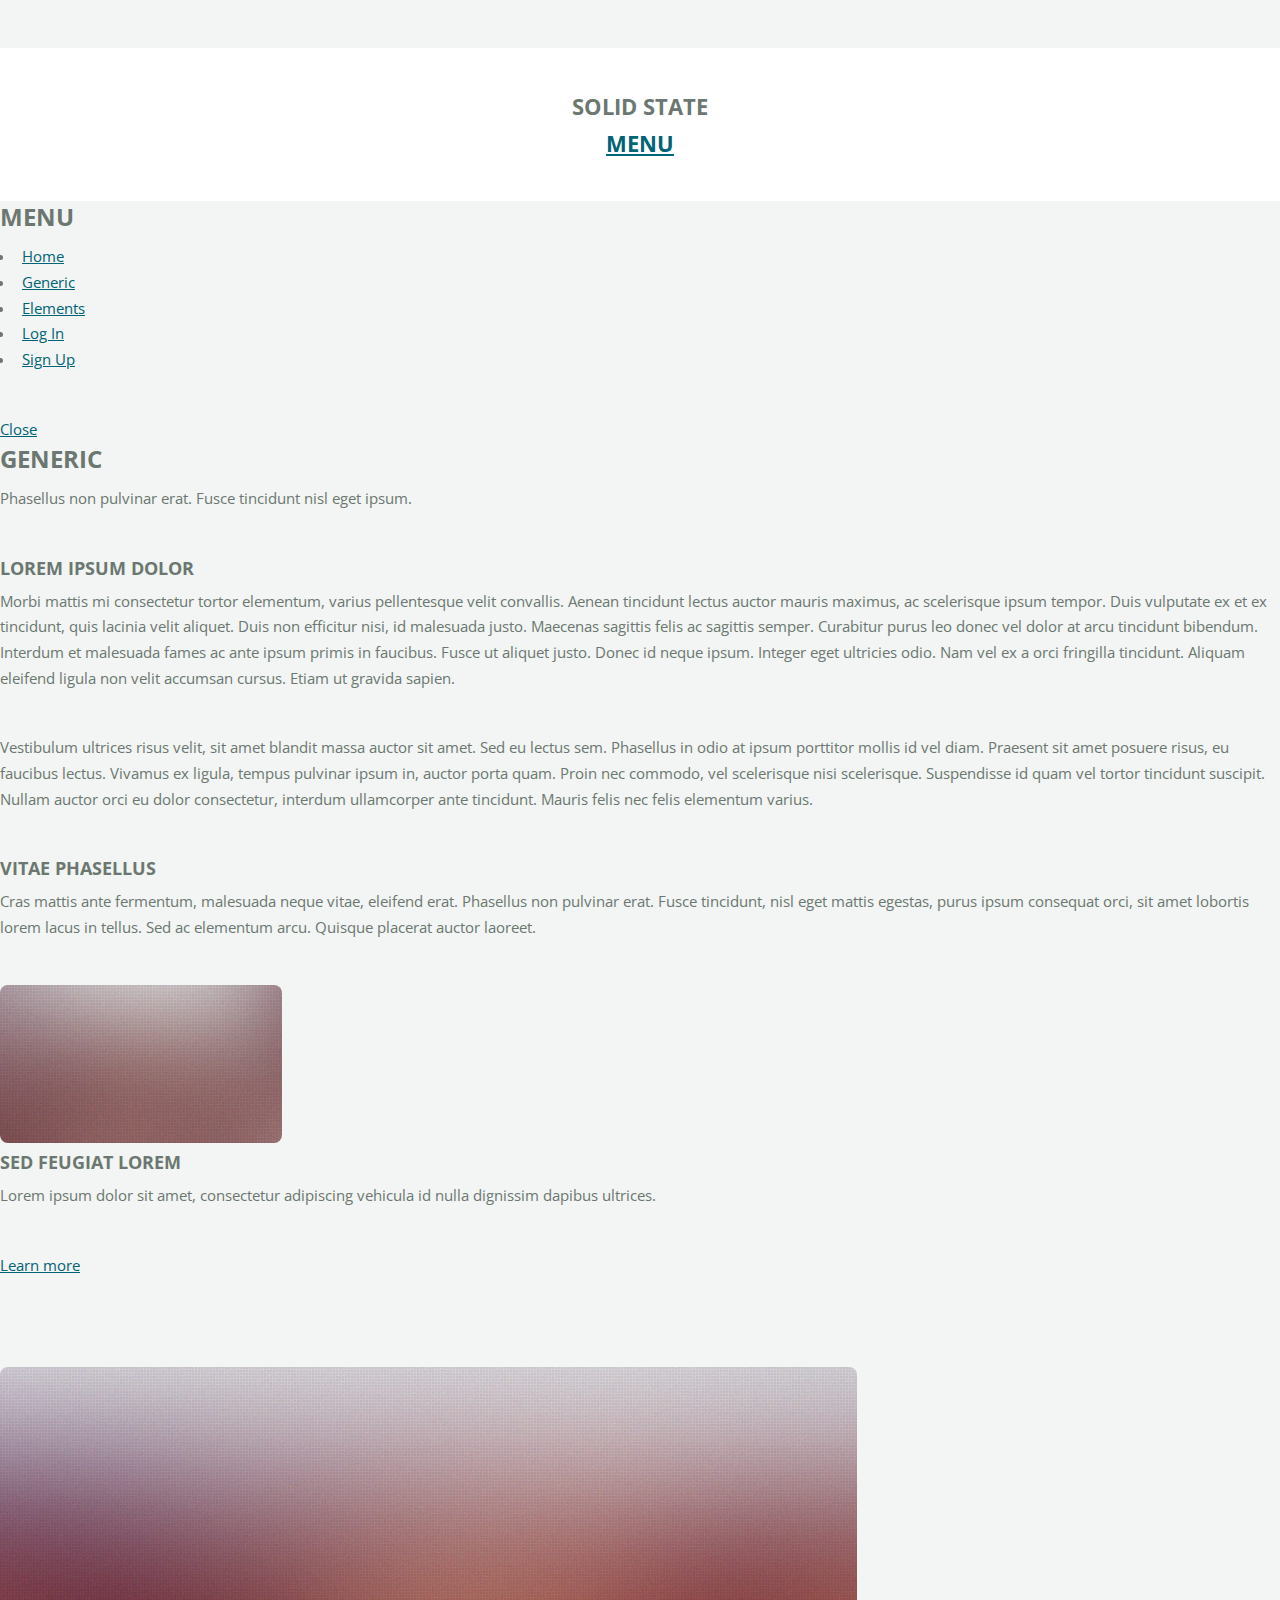
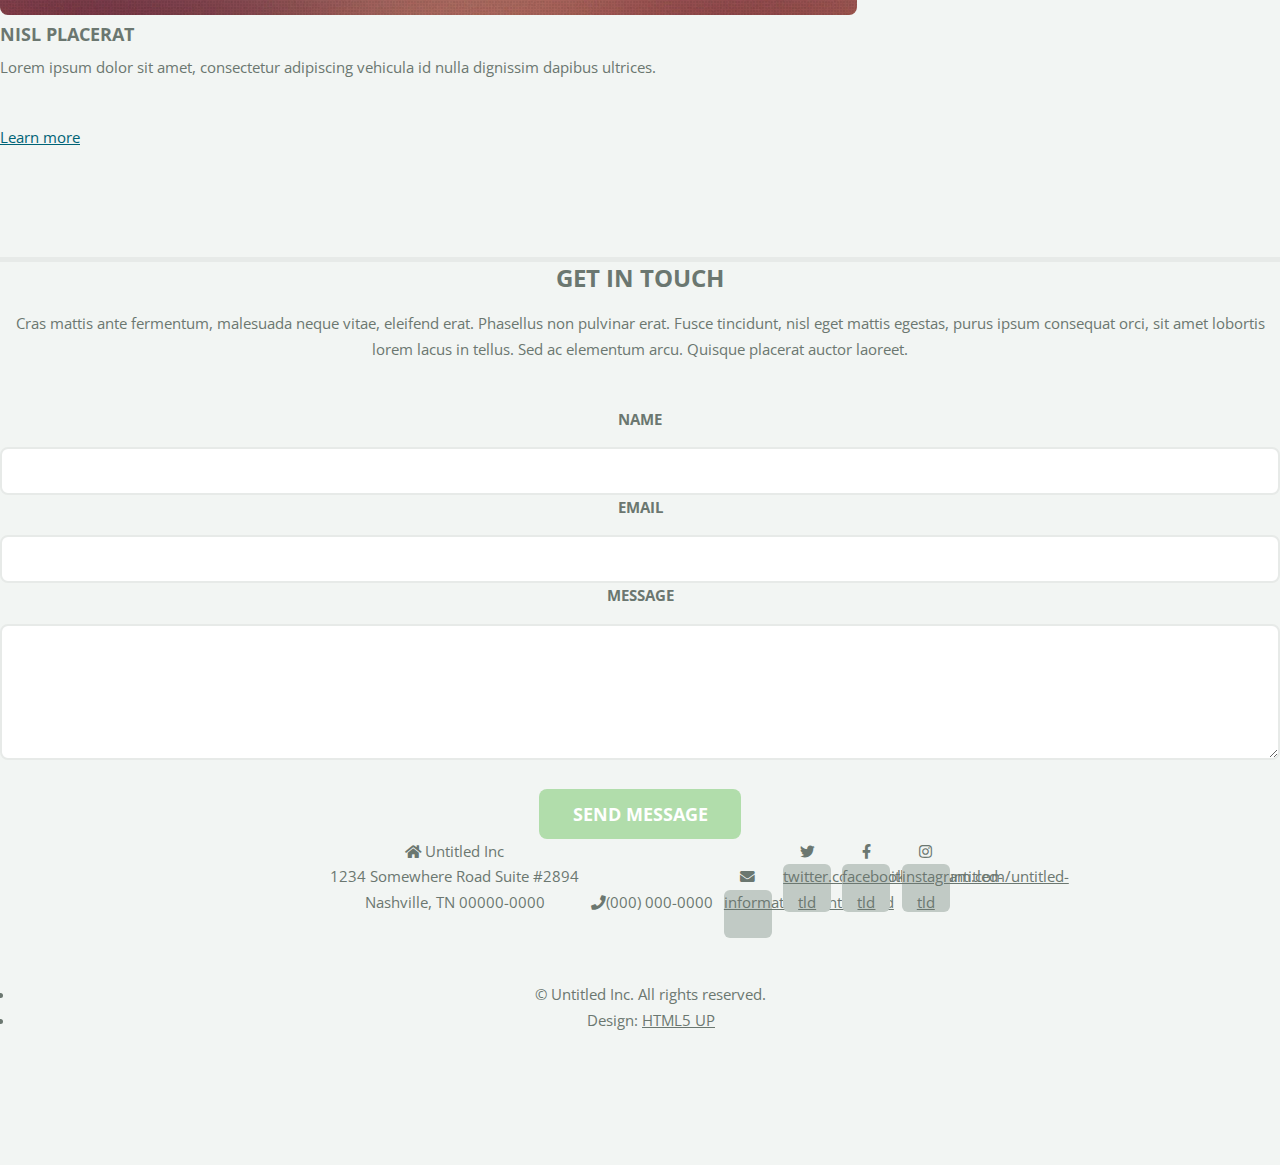
<file: generic.html>
<!DOCTYPE HTML>
<!--
	Solid State by HTML5 UP
	html5up.net | @ajlkn
	Free for personal and commercial use under the CCA 3.0 license (html5up.net/license)
-->
<html>
	<head>
		<title>Generic - Solid State by HTML5 UP</title>
		<meta charset="utf-8" />
		<meta name="viewport" content="width=device-width, initial-scale=1, user-scalable=no" />
		<link rel="stylesheet" href="assets/css/main.css" />
		<noscript><link rel="stylesheet" href="assets/css/noscript.css" /></noscript>
	</head>
	<body class="is-preload">

		<!-- Page Wrapper -->
			<div id="page-wrapper">

				<!-- Header -->
					<header id="header">
						<h1><a href="index.html">Solid State</a></h1>
						<nav>
							<a href="#menu">Menu</a>
						</nav>
					</header>

				<!-- Menu -->
					<nav id="menu">
						<div class="inner">
							<h2>Menu</h2>
							<ul class="links">
								<li><a href="index.html">Home</a></li>
								<li><a href="generic.html">Generic</a></li>
								<li><a href="elements.html">Elements</a></li>
								<li><a href="#">Log In</a></li>
								<li><a href="#">Sign Up</a></li>
							</ul>
							<a href="#" class="close">Close</a>
						</div>
					</nav>

				<!-- Wrapper -->
					<section id="wrapper">
						<header>
							<div class="inner">
								<h2>Generic</h2>
								<p>Phasellus non pulvinar erat. Fusce tincidunt nisl eget ipsum.</p>
							</div>
						</header>

						<!-- Content -->
							<div class="wrapper">
								<div class="inner">

									<h3 class="major">Lorem ipsum dolor</h3>
									<p>Morbi mattis mi consectetur tortor elementum, varius pellentesque velit convallis. Aenean tincidunt lectus auctor mauris maximus, ac scelerisque ipsum tempor. Duis vulputate ex et ex tincidunt, quis lacinia velit aliquet. Duis non efficitur nisi, id malesuada justo. Maecenas sagittis felis ac sagittis semper. Curabitur purus leo donec vel dolor at arcu tincidunt bibendum. Interdum et malesuada fames ac ante ipsum primis in faucibus. Fusce ut aliquet justo. Donec id neque ipsum. Integer eget ultricies odio. Nam vel ex a orci fringilla tincidunt. Aliquam eleifend ligula non velit accumsan cursus. Etiam ut gravida sapien.</p>

									<p>Vestibulum ultrices risus velit, sit amet blandit massa auctor sit amet. Sed eu lectus sem. Phasellus in odio at ipsum porttitor mollis id vel diam. Praesent sit amet posuere risus, eu faucibus lectus. Vivamus ex ligula, tempus pulvinar ipsum in, auctor porta quam. Proin nec commodo, vel scelerisque nisi scelerisque. Suspendisse id quam vel tortor tincidunt suscipit. Nullam auctor orci eu dolor consectetur, interdum ullamcorper ante tincidunt. Mauris felis nec felis elementum varius.</p>

									<h3 class="major">Vitae phasellus</h3>
									<p>Cras mattis ante fermentum, malesuada neque vitae, eleifend erat. Phasellus non pulvinar erat. Fusce tincidunt, nisl eget mattis egestas, purus ipsum consequat orci, sit amet lobortis lorem lacus in tellus. Sed ac elementum arcu. Quisque placerat auctor laoreet.</p>

									<section class="features">
										<article>
											<a href="#" class="image"><img src="images/pic04.jpg" alt="" /></a>
											<h3 class="major">Sed feugiat lorem</h3>
											<p>Lorem ipsum dolor sit amet, consectetur adipiscing vehicula id nulla dignissim dapibus ultrices.</p>
											<a href="#" class="special">Learn more</a>
										</article>
										<article>
											<a href="#" class="image"><img src="images/pic05.jpg" alt="" /></a>
											<h3 class="major">Nisl placerat</h3>
											<p>Lorem ipsum dolor sit amet, consectetur adipiscing vehicula id nulla dignissim dapibus ultrices.</p>
											<a href="#" class="special">Learn more</a>
										</article>
									</section>

								</div>
							</div>

					</section>

				<!-- Footer -->
					<section id="footer">
						<div class="inner">
							<h2 class="major">Get in touch</h2>
							<p>Cras mattis ante fermentum, malesuada neque vitae, eleifend erat. Phasellus non pulvinar erat. Fusce tincidunt, nisl eget mattis egestas, purus ipsum consequat orci, sit amet lobortis lorem lacus in tellus. Sed ac elementum arcu. Quisque placerat auctor laoreet.</p>
							<form method="post" action="#">
								<div class="fields">
									<div class="field">
										<label for="name">Name</label>
										<input type="text" name="name" id="name" />
									</div>
									<div class="field">
										<label for="email">Email</label>
										<input type="email" name="email" id="email" />
									</div>
									<div class="field">
										<label for="message">Message</label>
										<textarea name="message" id="message" rows="4"></textarea>
									</div>
								</div>
								<ul class="actions">
									<li><input type="submit" value="Send Message" /></li>
								</ul>
							</form>
							<ul class="contact">
								<li class="icon solid fa-home">
									Untitled Inc<br />
									1234 Somewhere Road Suite #2894<br />
									Nashville, TN 00000-0000
								</li>
								<li class="icon solid fa-phone">(000) 000-0000</li>
								<li class="icon solid fa-envelope"><a href="#">information@untitled.tld</a></li>
								<li class="icon brands fa-twitter"><a href="#">twitter.com/untitled-tld</a></li>
								<li class="icon brands fa-facebook-f"><a href="#">facebook.com/untitled-tld</a></li>
								<li class="icon brands fa-instagram"><a href="#">instagram.com/untitled-tld</a></li>
							</ul>
							<ul class="copyright">
								<li>&copy; Untitled Inc. All rights reserved.</li><li>Design: <a href="http://html5up.net">HTML5 UP</a></li>
							</ul>
						</div>
					</section>

			</div>

		<!-- Scripts -->
			<script src="assets/js/jquery.min.js"></script>
			<script src="assets/js/jquery.scrollex.min.js"></script>
			<script src="assets/js/browser.min.js"></script>
			<script src="assets/js/breakpoints.min.js"></script>
			<script src="assets/js/util.js"></script>
			<script src="assets/js/main.js"></script>

	</body>
</html>
</file>
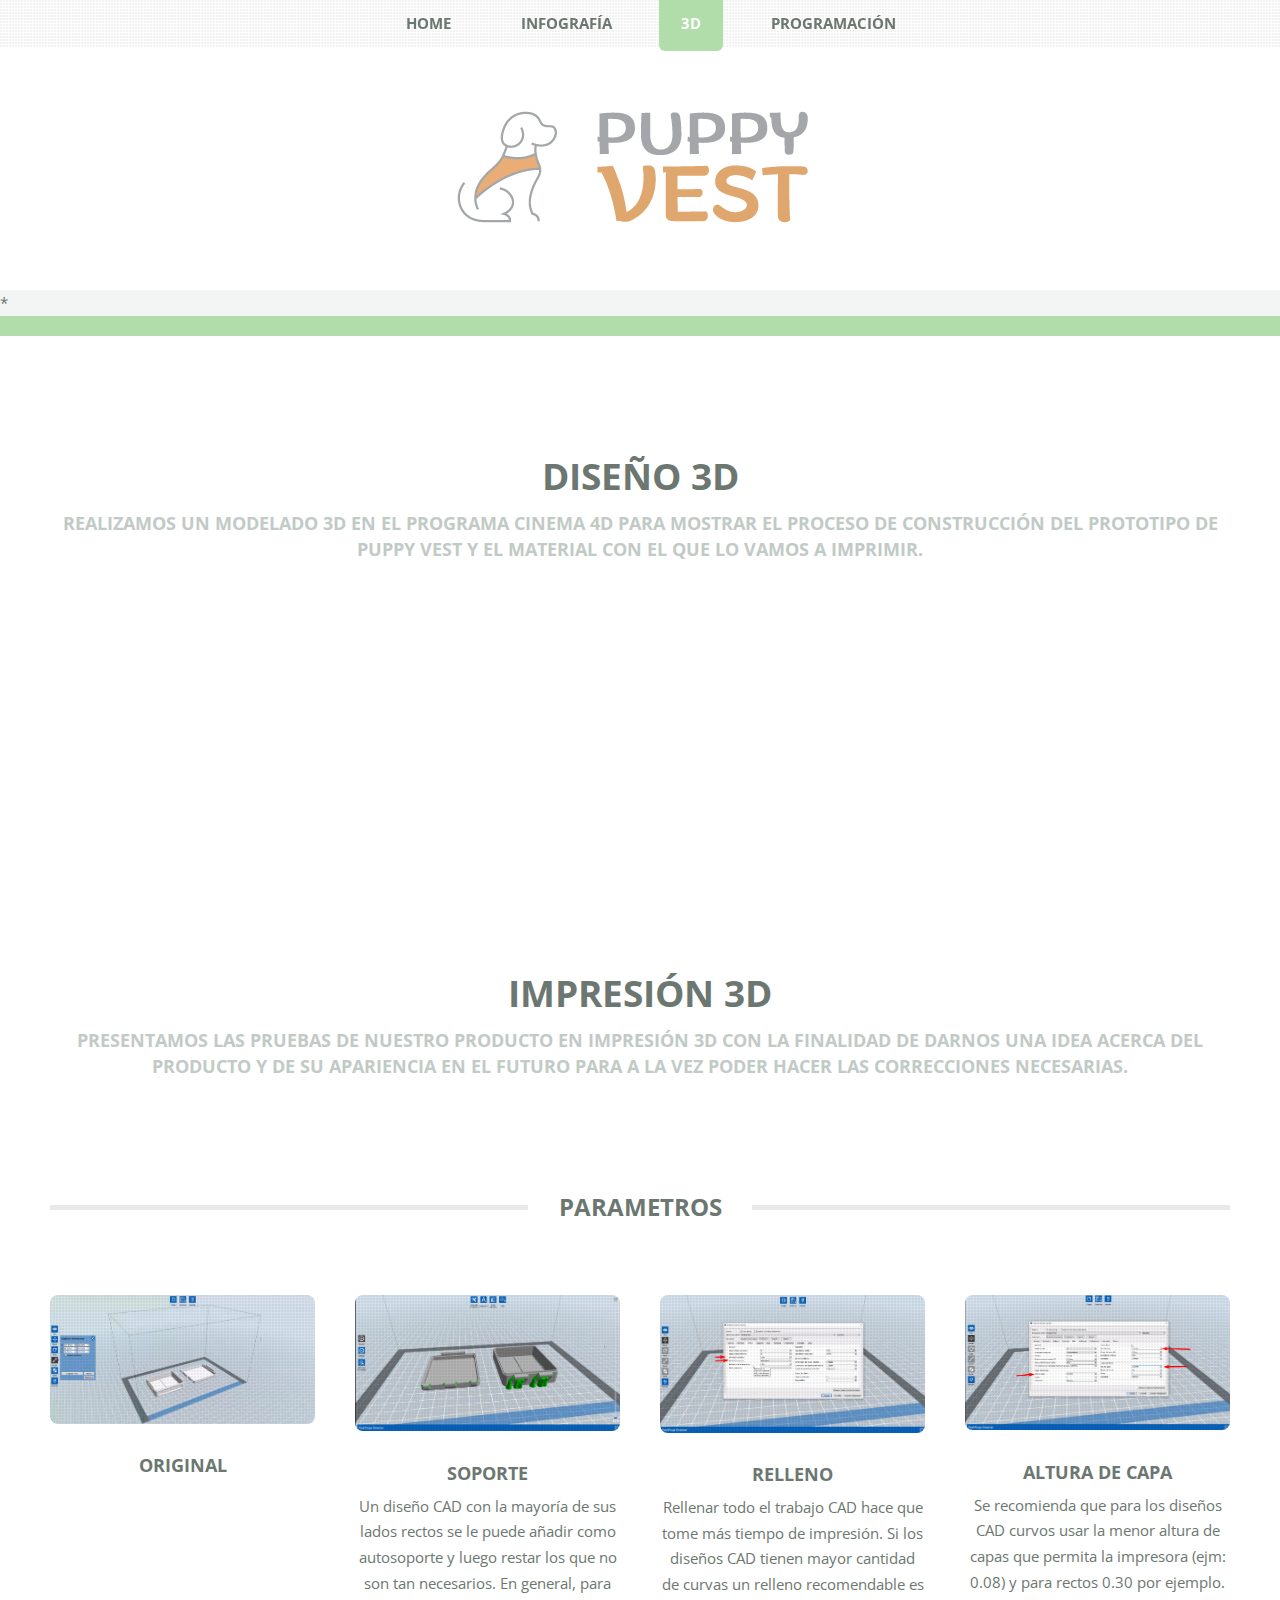
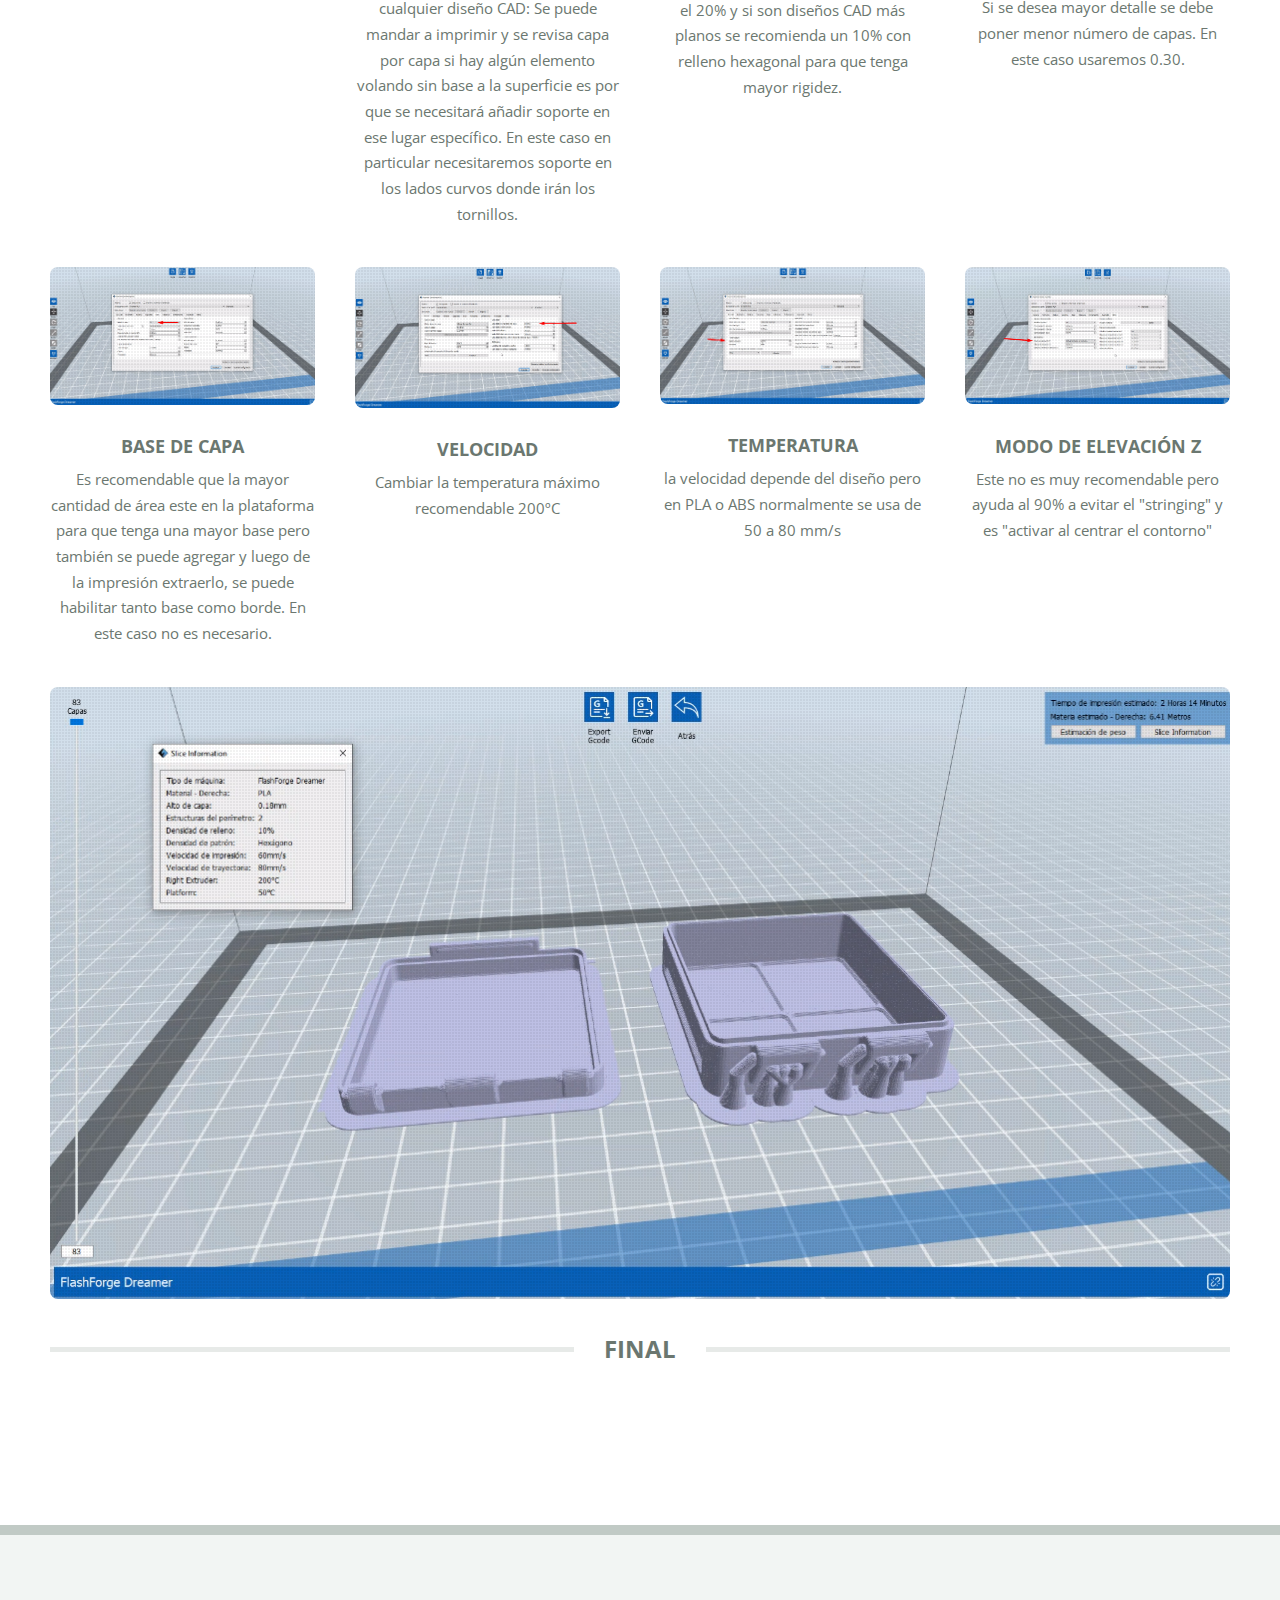
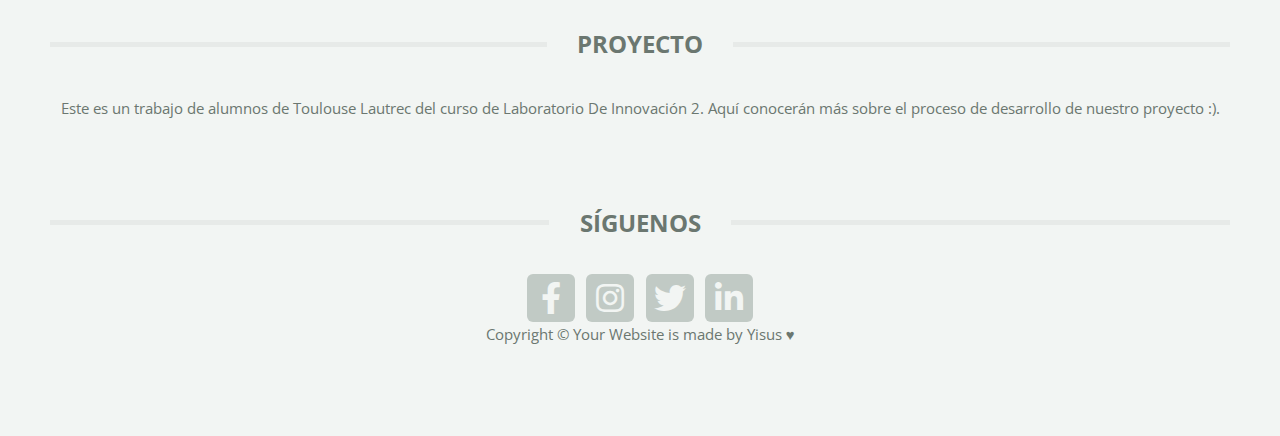
<file: impresion-3d.html>
<!DOCTYPE HTML>
<!--
	TXT by HTML5 UP
	html5up.net | @ajlkn
	Free for personal and commercial use under the CCA 3.0 license (html5up.net/license)
-->
<html>
	<head>
		<title>Impresión 3D - TXT by HTML5 UP</title>
		<meta charset="utf-8" />
		<meta name="viewport" content="width=device-width, initial-scale=1, user-scalable=no" />
		<link rel="stylesheet" href="assets/css/main.css" />
	</head>
	<body class="is-preload">
		<div id="page-wrapper">

			<!-- Header -->
			<header id="header">
				<div class="text-center my-5">
					<img class="img-fluid rounded-circle mb-4"><img src="images/logotipo.png" alt="" /></a>
					<div>
				</div>
			</header>*

			<!-- Nav -->
				<nav id="nav">
					<ul>
						<li><a href="index.html">Home</a></li>
						<li><a href="infografia.html">Infografía</a></li>
						<li class="current"><a href="impresion-3d.html">3D</a></li>
						<li><a href="programacion.html">Programación</a></li>
					</ul>
				</nav>

			<!-- Main -->
			<section id="main">
				<div class="container">
					<div class="row gtr-200">
						<div class="col-12">

							<!-- Highlight -->
								<section class="box highlight">
									<ul class="special">
										
									</ul>
									<header>
										<h2>DISEÑO 3D</h2>
										<p>REALIZAMOS UN MODELADO 3D EN EL PROGRAMA CINEMA 4D PARA MOSTRAR EL PROCESO DE CONSTRUCCIÓN DEL PROTOTIPO DE PUPPY VEST Y EL MATERIAL CON EL QUE LO VAMOS A IMPRIMIR.</p>
									</header>

									<section>
										<iframe width="560" height="315" src="https://www.youtube.com/embed/nohlly2Y9sY" title="YouTube video player" frameborder="0" allow="accelerometer; autoplay; clipboard-write; encrypted-media; gyroscope; picture-in-picture" allowfullscreen></iframe>
										<p>
									</section>

									</p>
								</section>

							<!-- Highlight -->
							<section class="box highlight">
								<ul class="special">
									
								</ul>
								<header>
									<h2>IMPRESIÓN 3D</h2>
									<p>PRESENTAMOS LAS PRUEBAS DE NUESTRO PRODUCTO EN IMPRESIÓN 3D CON LA FINALIDAD DE DARNOS UNA IDEA ACERCA DEL PRODUCTO Y DE SU APARIENCIA EN EL FUTURO PARA A LA VEZ PODER HACER LAS CORRECCIONES NECESARIAS.</p>
								</header>
								</p>
							</section>

						</div>
						<div class="col-12">

							<!-- Features -->
							<section class="box features">
								<h2 class="major"><span>parametros</span></h2>
								<div>
									<div class="row">
										<div class="col-3 col-6-medium col-12-small">

											<!-- Feature -->
												<section class="box feature">
													<a href="#" class="image featured"><img src="images/original.png" alt="" /></a>
													<h3><a href="#">Original</a></h3>
													<p>
														

													</p>
												</section>

										</div>
										<div class="col-3 col-6-medium col-12-small">

											<!-- Feature -->
												<section class="box feature">
													<a href="#" class="image featured"><img src="images/soporte.png" alt="" /></a>
													<h3><a href="#">SOPORTE</a></h3>
													<p>
														Un diseño CAD con la mayoría de sus lados rectos se le puede añadir como autosoporte y luego restar los que no son tan necesarios. En general, para cualquier diseño CAD: Se puede mandar a imprimir y se revisa capa por capa si hay algún elemento volando sin base a la superficie es por que se necesitará añadir soporte en ese lugar específico. En este caso en particular necesitaremos soporte en los lados curvos donde irán los tornillos.

													</p>
												</section>

										</div>
										<div class="col-3 col-6-medium col-12-small">

											<!-- Feature -->
												<section class="box feature">
													<a href="#" class="image featured"><img src="images/relleno.png" alt="" /></a>
													<h3><a href="#">relleno</a></h3>
													<p>
														Rellenar todo el trabajo CAD hace que tome más tiempo de impresión. Si los diseños CAD tienen mayor cantidad de curvas un relleno recomendable es el 20% y si son diseños CAD más planos se recomienda un 10% con relleno hexagonal para que tenga mayor rigidez.
													</p>
												</section>

										</div>
										<div class="col-3 col-6-medium col-12-small">

											<!-- Feature -->
												<section class="box feature">
													<a href'="#" class="image featured"><img src="images/alto-de-capa.png" alt="" /></a>
													<h3><a href="#">altura de capa</a></h3>
													<p>
														Se recomienda que para los diseños CAD curvos usar la menor altura de capas que permita la impresora (ejm: 0.08) y para rectos 0.30 por ejemplo. Si se desea mayor detalle se debe poner menor número de capas. En este caso usaremos 0.30.

													</p>
												</section>

										</div>
										<div class="col-3 col-6-medium col-12-small">

											<!-- Feature -->
												<section class="box feature">
													<a href="#" class="image featured"><img src="images/habilitar-base.png" alt="" /></a>
													<h3><a href="#">BASE DE CAPA</a></h3>
													<p>
														Es recomendable que la mayor cantidad de área este en la plataforma para que tenga una mayor base pero también se puede agregar y luego de la impresión extraerlo, se puede habilitar tanto base como borde. En este caso no es necesario.
													</p>
												</section>

											</div>
											<div class="col-3 col-6-medium col-12-small">
	
												<!-- Feature -->
													<section class="box feature">
														<a href="#" class="image featured"><img src="images/velocidad.png" alt="" /></a>
														<h3><a href="#">VELOCIDAD</a></h3>
														<p>
															Cambiar la temperatura máximo recomendable 200ºC
														</p>
													</section>
	
											</div>
											<div class="col-3 col-6-medium col-12-small">
	
												<!-- Feature -->
													<section class="box feature">
														<a href="#" class="image featured"><img src="images/temperatura.png" alt="" /></a>
														<h3><a href="#">Temperatura</a></h3>
														<p>
															la velocidad depende del diseño pero en PLA o ABS normalmente se usa de 50 a 80 mm/s
														</p>
													</section>
	
											</div>
											<div class="col-3 col-6-medium col-12-small">
	
												<!-- Feature -->
													<section class="box feature">
														<a href'="#" class="image featured"><img src="images/activar-el-contorno.png" alt="" /></a>
														<h3><a href="#">Modo de elevación Z</a></h3>
														<p>
															Este no es muy recomendable pero ayuda al 90% a evitar el "stringing" y es "activar al centrar el contorno"
														</p>
													</section>

											</div>
											<div class="col-12 col-24-medium col-12-small">
		
													<!-- Feature -->
													<section class="box feature">
														<a href'="#" class="image featured"><img src="images/final.png" alt="" /></a>
														<h2 class="major"><span>Final</span></h2>
														<div>
															
														</div>
													</div>
												</div>
											</div>
										</section>
	
								</div>
							</div>
						</div>
					</section>
	
				<!-- Footer -->
					<footer id="footer">
						<div class="container">
							<div class="row gtr-200">
								<div class="col-12">
	
									<!-- About -->
										<section>
											<h2 class="major"><span>Proyecto</span></h2>
											<p>
												Este es un trabajo de alumnos de Toulouse Lautrec del curso de Laboratorio De Innovación 2. Aquí conocerán más sobre el proceso de desarrollo de nuestro proyecto :).
											</p>
										</section>
	
								</div>
								<div class="col-12">
	
									<!-- Contact -->
										<section>
											<h2 class="major"><span>Síguenos</span></h2>
											<ul class="contact">
												<li><a class="icon brands fa-facebook-f" href="#"><span class="label">Facebook</span></a></li>
												<li><a class="icon brands fa-instagram" href="#"><span class="label">Instagram</span></a></li>
												<li><a class="icon brands fa-twitter" href="#"><span class="label">Twitter</span></a></li>
												<li><a class="icon brands fa-linkedin-in" href="#"><span class="label">LinkedIn</span></a></li>
											</ul>
										</section>
	
								</div>
							</div>
	
    					    <!-- Copyright -->
    					    <footer class="footer bg-black small text-center text-white-50"><div class="container px-4 px-lg-5">Copyright &copy; Your Website is made by Yisus ♥</div></footer>
	
						</div>
					</footer>
	
			</div>
	
			<!-- Scripts -->
				<script src="assets/js/jquery.min.js"></script>
				<script src="assets/js/jquery.dropotron.min.js"></script>
				<script src="assets/js/jquery.scrolly.min.js"></script>
				<script src="assets/js/browser.min.js"></script>
				<script src="assets/js/breakpoints.min.js"></script>
				<script src="assets/js/util.js"></script>
				<script src="assets/js/main.js"></script>
	
		</body>
	</html>
</file>
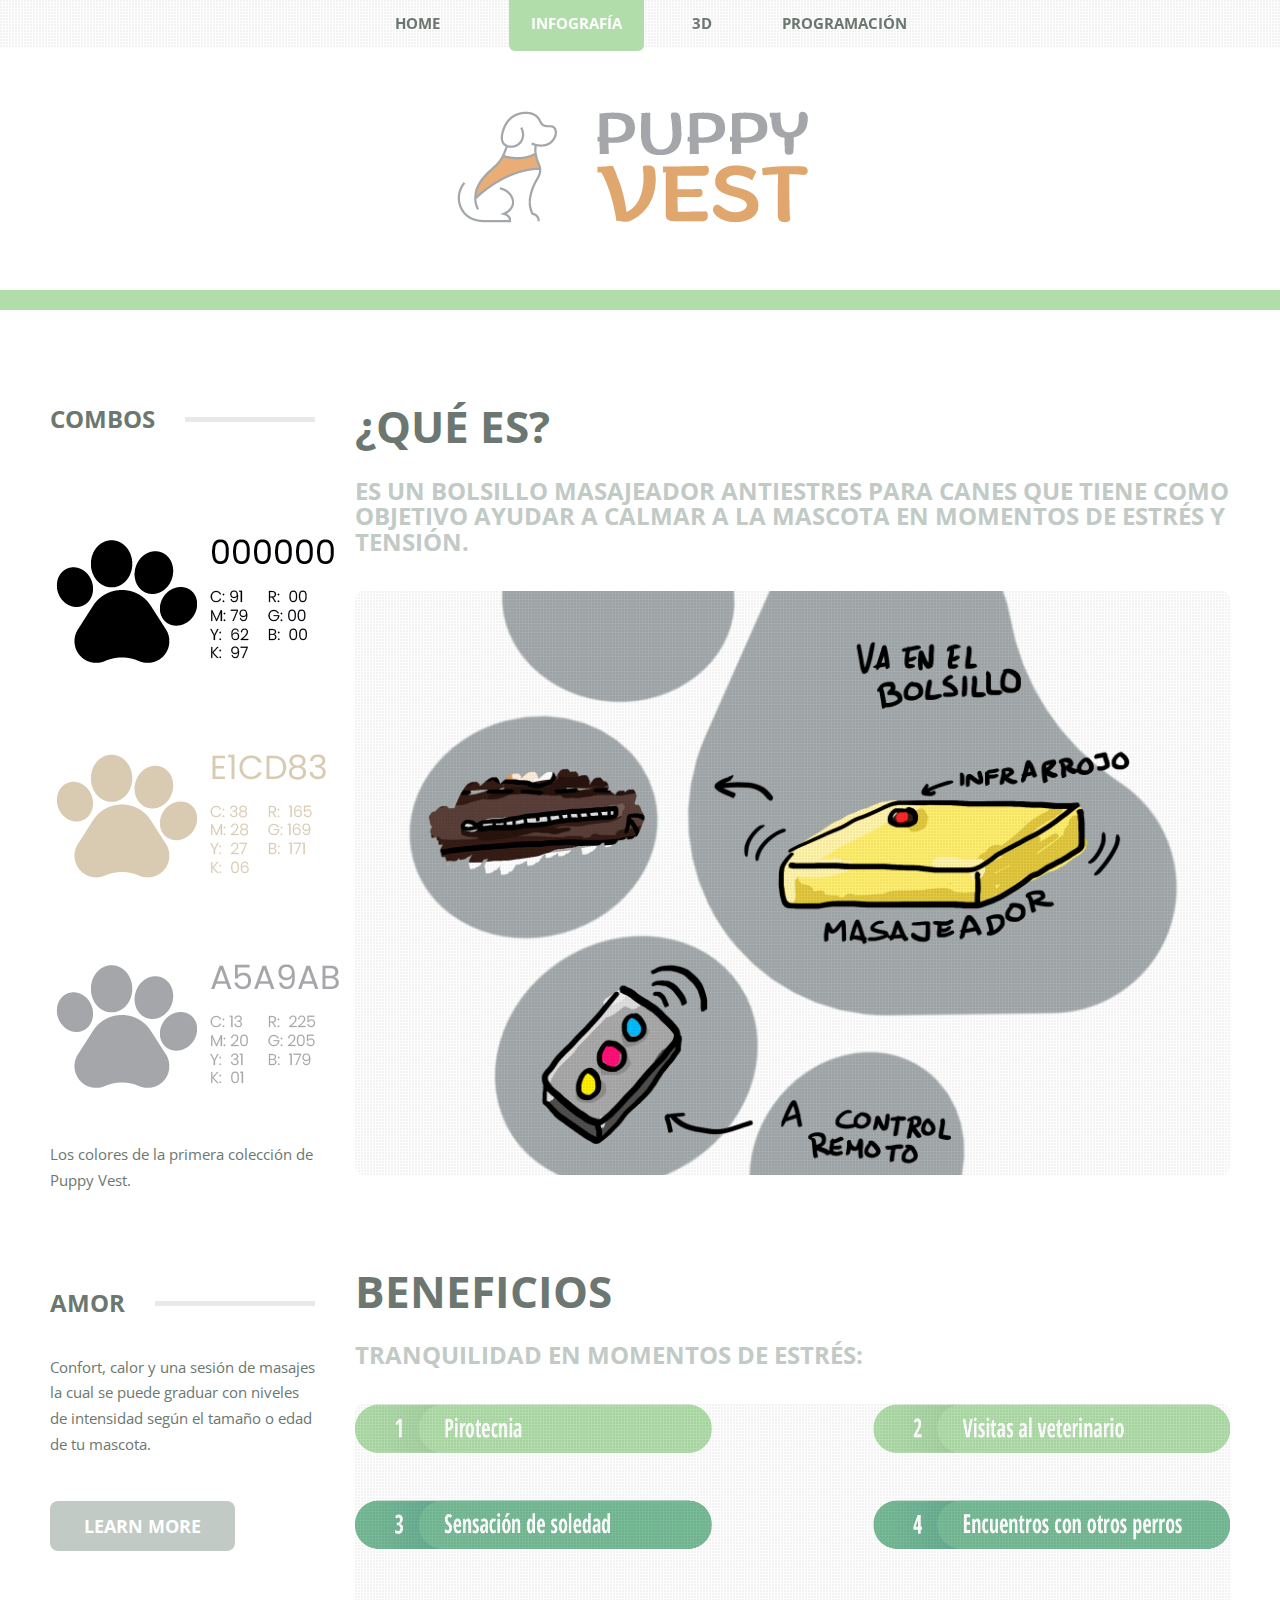
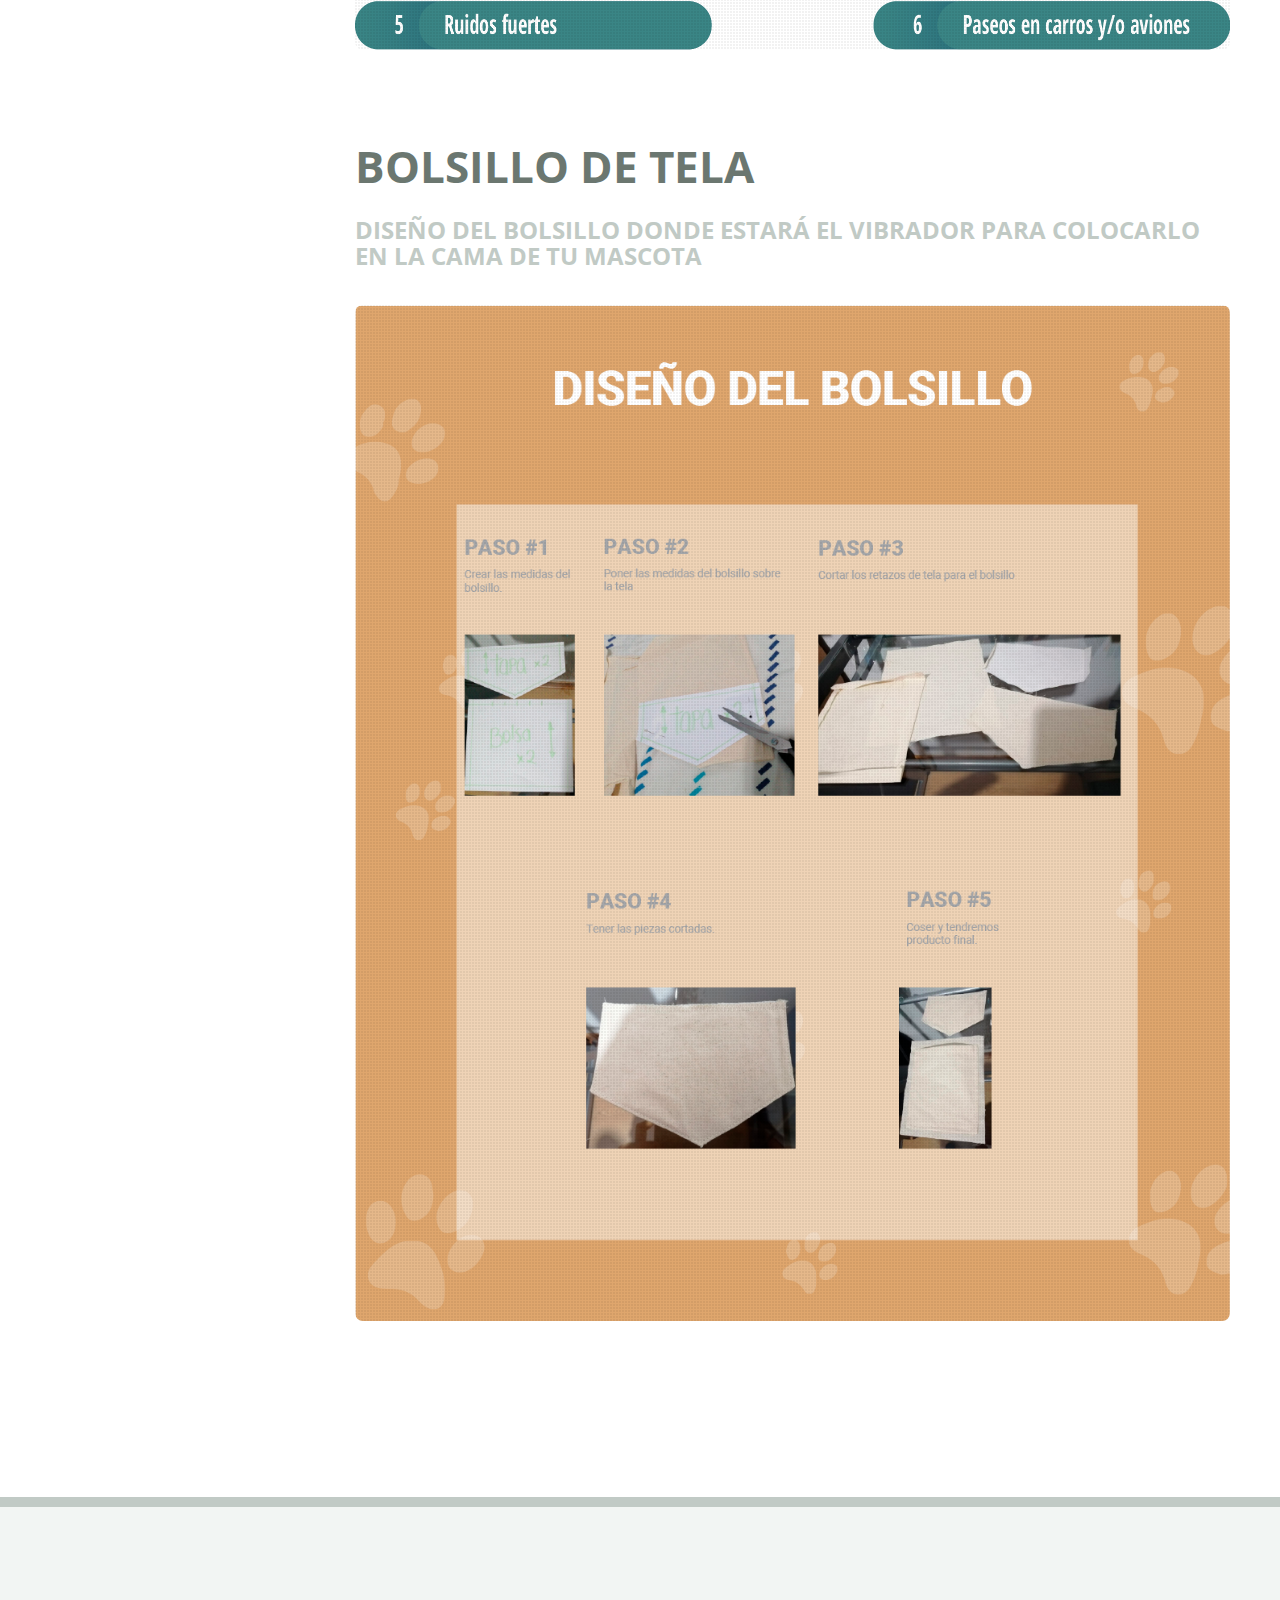
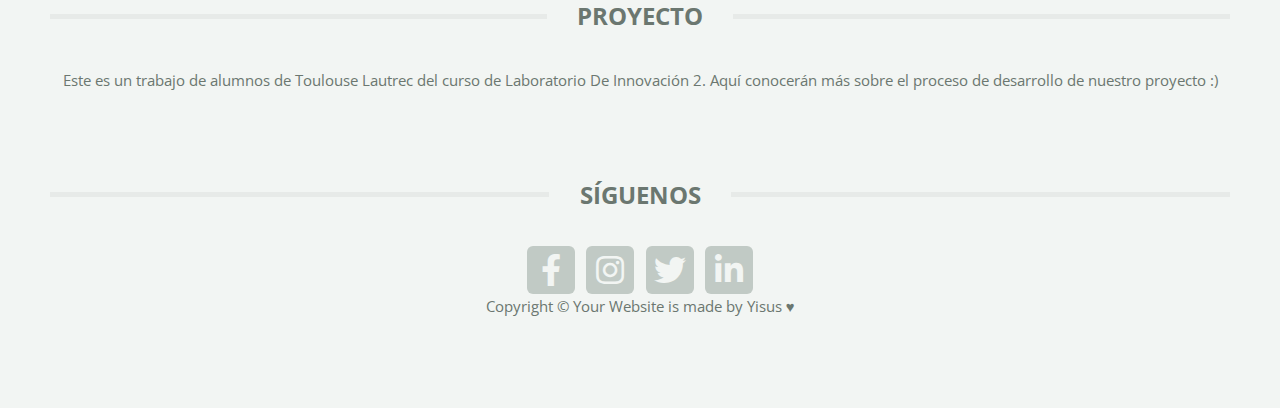
<file: infografia.html>
<!DOCTYPE HTML>
<!--
	TXT by HTML5 UP
	html5up.net | @ajlkn
	Free for personal and commercial use under the CCA 3.0 license (html5up.net/license)
-->
<html>
	<head>
		<title>Infografia - TXT by HTML5 UP</title>
		<meta charset="utf-8" />
		<meta name="viewport" content="width=device-width, initial-scale=1, user-scalable=no" />
		<link rel="stylesheet" href="assets/css/main.css" />
	</head>
	<body class="is-preload">
		<div id="page-wrapper">

			<!-- Header -->
				<header id="header">
					<div class="text-center my-5">
						<img class="img-fluid rounded-circle mb-4"><img src="images/logotipo.png" alt="" /></a>
						<div>
					</div>
				</header>

			<!-- Nav -->
				<nav id="nav">
					<ul>
						<li><a href="index.html">Home</a></li>
						<li>
						<li class="current"><a href="infografia.html">Infografía</a></li>
						<li><a href="impresion-3d.html">3D</a></li>
						<li><a href="programacion.html">Programación</a></li>
					</ul>
				</nav>

			<!-- Main -->
				<section id="main">
					<div class="container">
						<div class="row">
							<div class="col-3 col-12-medium">
								<div class="sidebar">

									<!-- Sidebar -->

										<!-- Something -->
											<section>
												<h2 class="major"><span>Combos</span></h2>
												<img class="img-fluid rounded-box mb-4"><img src="images/pic06.png" alt="" /></a>
												<p>
												Los colores de la primera colección de Puppy Vest.
												</p>

											</section>

										<!-- Something -->
											<section>
												<h2 class="major"><span>Amor</span></h2>
												<p>
												Confort, calor y una sesión de masajes la cual se puede graduar con niveles de intensidad según el tamaño o edad de tu mascota.
												</p>
												<a href="#" class="button alt">Learn more</a>
											</section>

								</div>
							</div>
							<div class="col-9 col-12-medium imp-medium">
								<div class="content">

									<!-- Content -->

										<article class="box page-content">

											<header>
												<h2>¿Qué es?</h2>
												<p>ES UN BOLSILLO MASAJEADOR ANTIESTRES PARA CANES QUE TIENE COMO OBJETIVO AYUDAR A CALMAR A LA MASCOTA EN MOMENTOS DE ESTRÉS Y TENSIÓN. </p>
												</ul>
											</header>

											<section>
												<span class="image featured"><img src="images/boceto.png" alt="" /></span>
												<p>
											</section>

											<header>
												<h2>Beneficios</h2>
												<p>Tranquilidad en momentos de estrés: </p>
												</ul>
											</header>
											
											<section>
												<span class="image featured"><img src="images/pic05.png" alt="" /></span>
												<p>
											</section>

											<header>
												<h2>Bolsillo de tela</h2>
												<p>Diseño del bolsillo donde estará el vibrador para colocarlo en la cama de tu mascota</p>
												</ul>
											</header>
											
											<section>
												<span class="image featured"><img src="images/diseño.png" alt="" /></span>
												<p>
											</section>

											<section>
													</ul>
												</div>
											</div>
										</div>
									</section>

							</div>
						</div>
					</div>
				</section>

			<!-- Footer -->
				<footer id="footer">
					<div class="container">
						<div class="row gtr-200">
							<div class="col-12">

								<!-- About -->
									<section>
										<h2 class="major"><span>Proyecto</span></h2>
										<p>
											Este es un trabajo de alumnos de Toulouse Lautrec del curso de Laboratorio De Innovación 2. Aquí conocerán más sobre el proceso de desarrollo de nuestro proyecto :)
										</p>
									</section>

							</div>
							<div class="col-12">

								<!-- Contact -->
									<section>
										<h2 class="major"><span>SÍGUENOS</span></h2>
										<ul class="contact">
											<li><a class="icon brands fa-facebook-f" href="#"><span class="label">Facebook</span></a></li>
											<li><a class="icon brands fa-instagram" href="#"><span class="label">Instagram</span></a></li>
											<li><a class="icon brands fa-twitter" href="#"><span class="label">Twitter</span></a></li>
											<li><a class="icon brands fa-linkedin-in" href="#"><span class="label">LinkedIn</span></a></li>
										</ul>
									</section>

							</div>
						</div>

    				    <!-- Copyright -->
    				    <footer class="footer bg-black small text-center text-white-50"><div class="container px-4 px-lg-5">Copyright &copy; Your Website is made by Yisus ♥</div></footer>

					</div>
				</footer>

		</div>

		<!-- Scripts -->
			<script src="assets/js/jquery.min.js"></script>
			<script src="assets/js/jquery.dropotron.min.js"></script>
			<script src="assets/js/jquery.scrolly.min.js"></script>
			<script src="assets/js/browser.min.js"></script>
			<script src="assets/js/breakpoints.min.js"></script>
			<script src="assets/js/util.js"></script>
			<script src="assets/js/main.js"></script>

	</body>
</html>
</file>
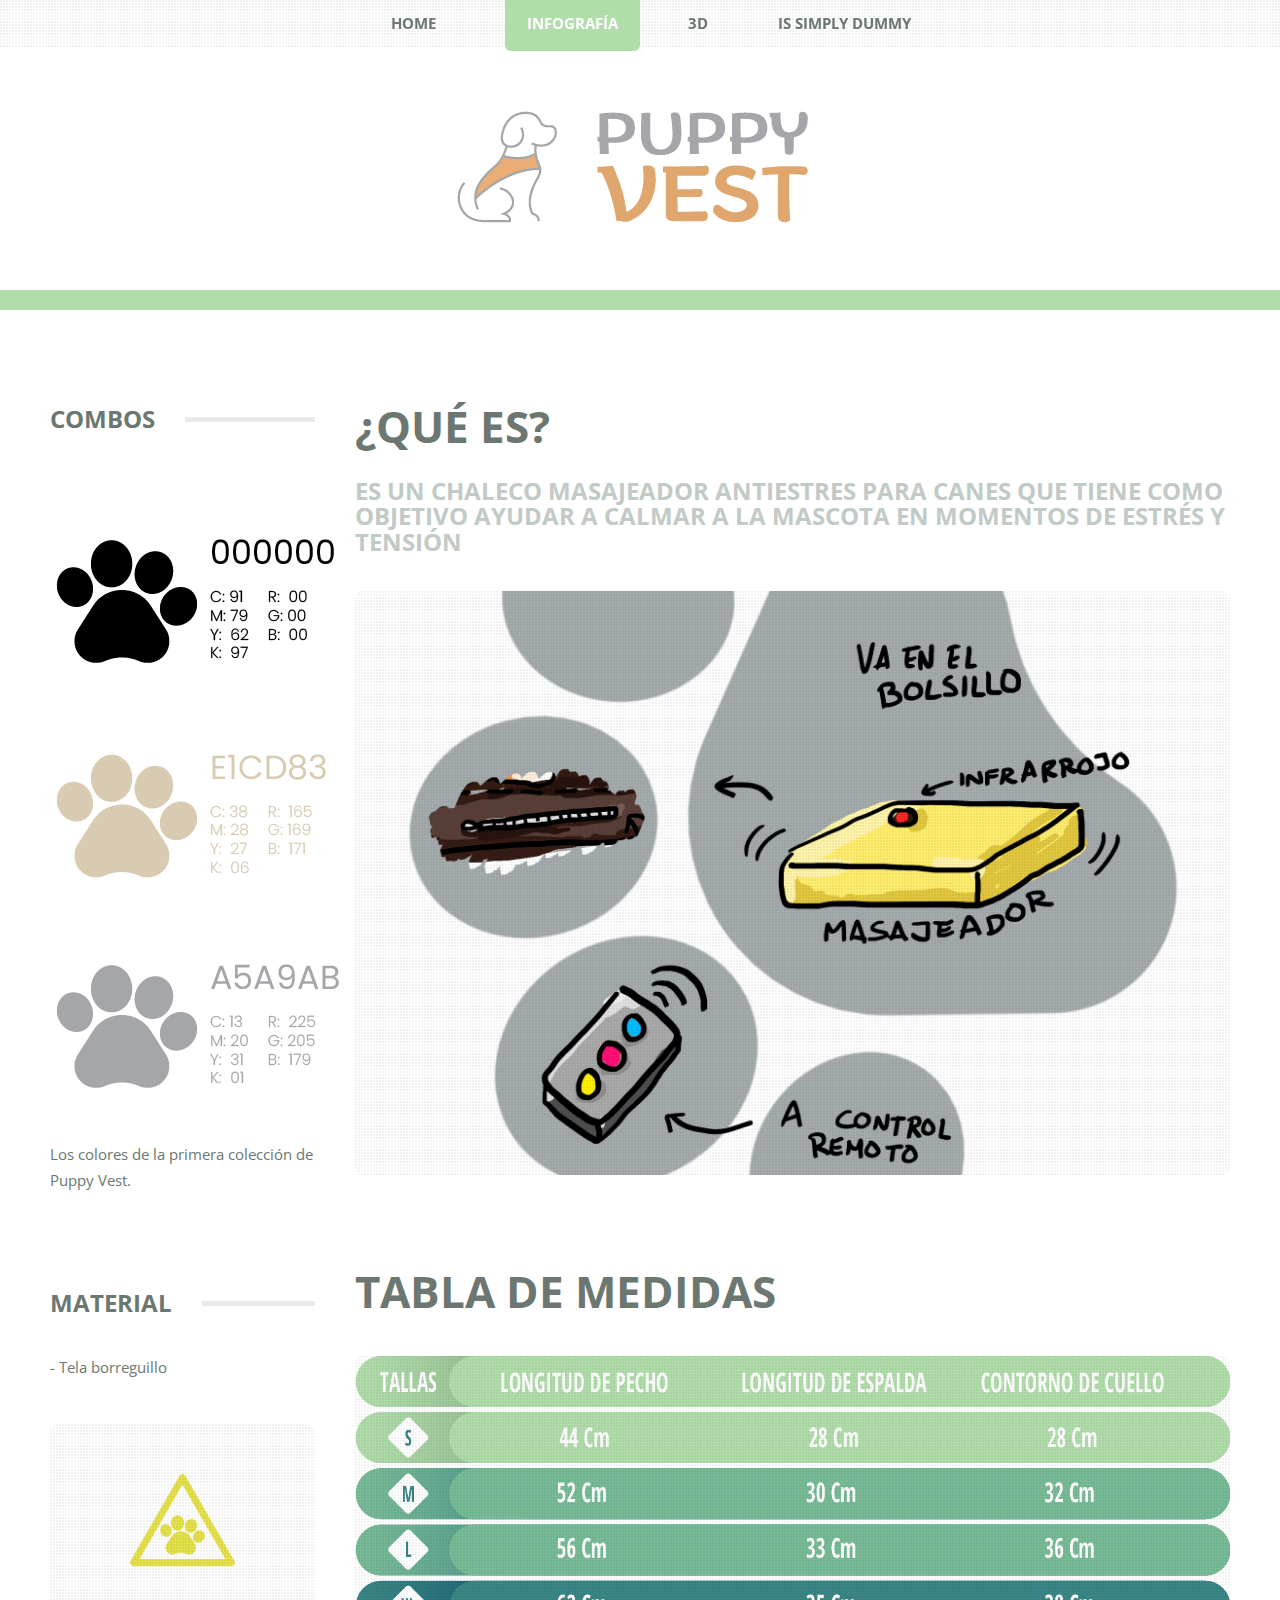
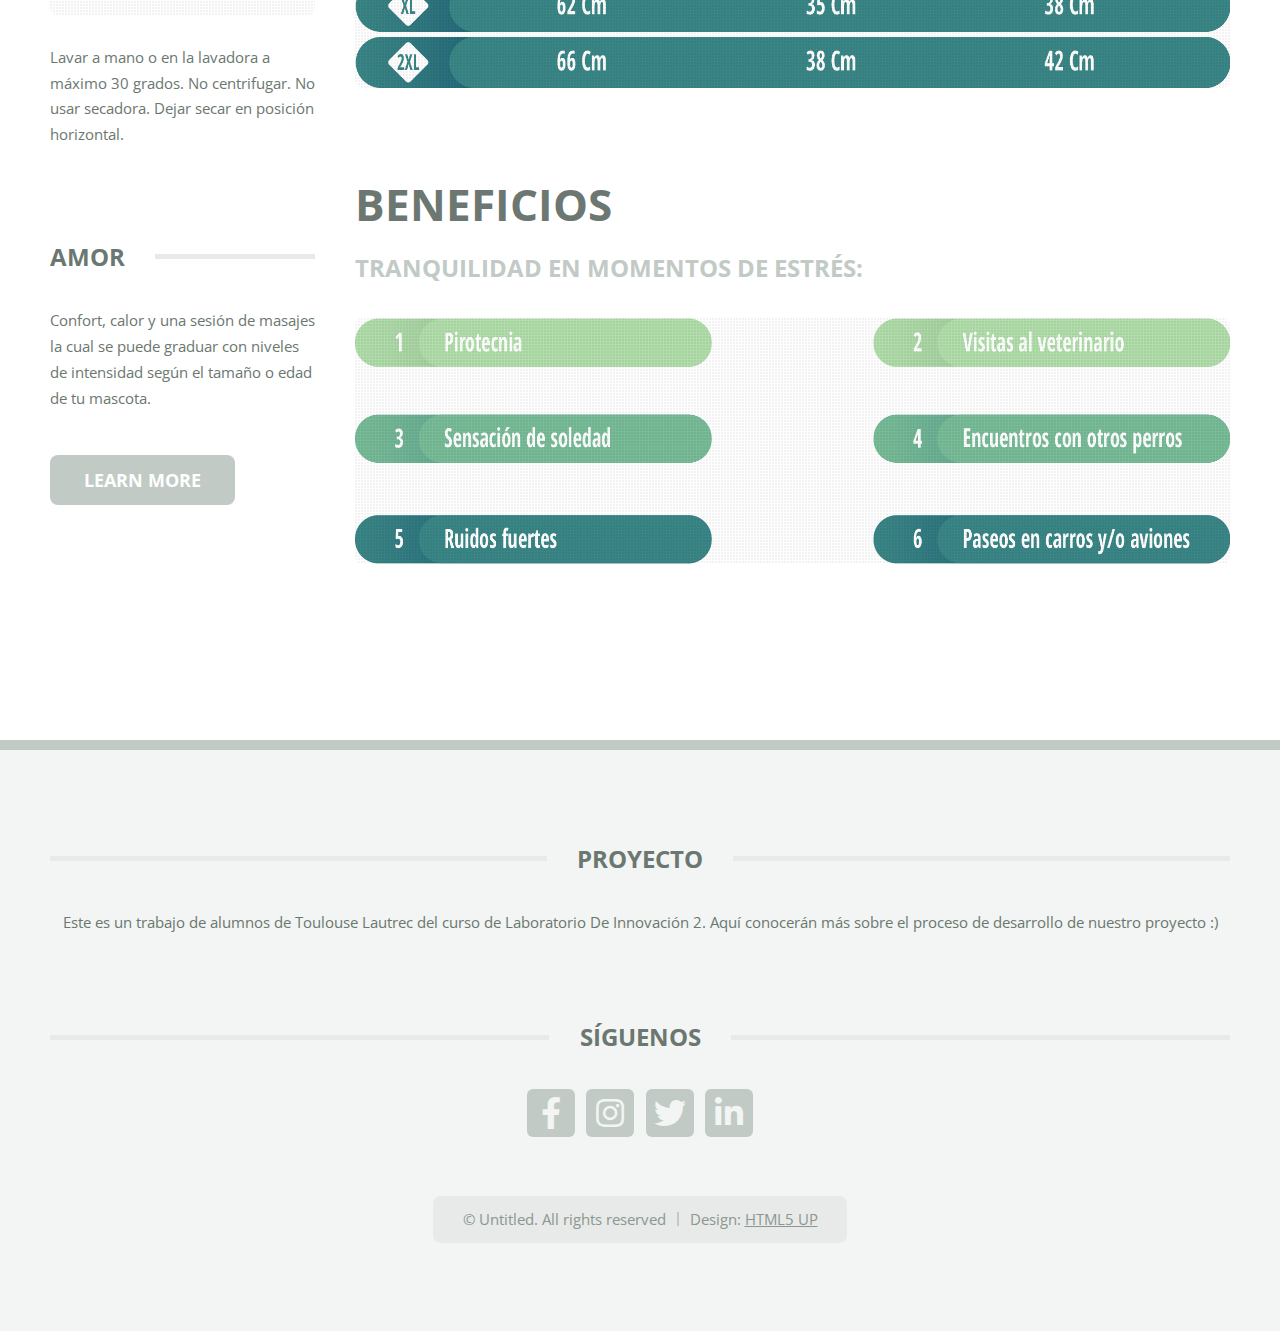
<file: left-sidebar.html>
<!DOCTYPE HTML>
<!--
	TXT by HTML5 UP
	html5up.net | @ajlkn
	Free for personal and commercial use under the CCA 3.0 license (html5up.net/license)
-->
<html>
	<head>
		<title>Left Sidebar - TXT by HTML5 UP</title>
		<meta charset="utf-8" />
		<meta name="viewport" content="width=device-width, initial-scale=1, user-scalable=no" />
		<link rel="stylesheet" href="assets/css/main.css" />
	</head>
	<body class="is-preload">
		<div id="page-wrapper">

			<!-- Header -->
				<header id="header">
					<div class="text-center my-5">
						<img class="img-fluid rounded-circle mb-4"><img src="images/logotipo.png" alt="" /></a>
						<div>
					</div>
				</header>

			<!-- Nav -->
				<nav id="nav">
					<ul>
						<li><a href="index.html">Home</a></li>
						<li>
						<li class="current"><a href="left-sidebar.html">Infografía</a></li>
						<li><a href="right-sidebar.html">3D</a></li>
						<li><a href="no-sidebar.html">is simply dummy</a></li>
					</ul>
				</nav>

			<!-- Main -->
				<section id="main">
					<div class="container">
						<div class="row">
							<div class="col-3 col-12-medium">
								<div class="sidebar">

									<!-- Sidebar -->

										<!-- Something -->
											<section>
												<h2 class="major"><span>Combos</span></h2>
												<img class="img-fluid rounded-box mb-4"><img src="images/pic06.png" alt="" /></a>
												<p>
												Los colores de la primera colección de Puppy Vest.
												</p>

											</section>

										<!-- Something -->
											<section>
												<h2 class="major"><span>Material</span></h2>
												<p>
												- Tela borreguillo
												</p>
												<a href="#" class="image featured"><img src="images/pic08.png" alt="" /></a>
												<p>
												Lavar a mano o en la lavadora  a máximo 30 grados. No centrifugar. No usar secadora. Dejar secar en posición horizontal.

												</p>
											
											</section>

										<!-- Something -->
											<section>
												<h2 class="major"><span>Amor</span></h2>
												<p>
												Confort, calor y una sesión de masajes la cual se puede graduar con niveles de intensidad según el tamaño o edad de tu mascota.
												</p>
												<a href="#" class="button alt">Learn more</a>
											</section>

								</div>
							</div>
							<div class="col-9 col-12-medium imp-medium">
								<div class="content">

									<!-- Content -->

										<article class="box page-content">

											<header>
												<h2>¿Qué es?</h2>
												<p>Es un chaleco masajeador antiestres para canes que tiene como objetivo ayudar a calmar a la mascota en momentos de estrés y tensión </p>
												</ul>
											</header>

											<section>
												<span class="image featured"><img src="images/boceto.png" alt="" /></span>
												<p>
											</section>

											<header>
												<h2>Tabla de medidas</h2>
												</p>
												</ul>
											</header>
											
											<section>
												<span class="image featured"><img src="images/pic07.png" alt="" /></span>
												<p>
											</section>

											<header>
												<h2>Beneficios</h2>
												<p>Tranquilidad en momentos de estrés: </p>
												</ul>
											</header>
											
											<section>
												<span class="image featured"><img src="images/pic05.png" alt="" /></span>
												<p>
											</section>

											<section>
													</ul>
												</div>
											</div>
										</div>
									</section>

							</div>
						</div>
					</div>
				</section>

			<!-- Footer -->
				<footer id="footer">
					<div class="container">
						<div class="row gtr-200">
							<div class="col-12">

								<!-- About -->
									<section>
										<h2 class="major"><span>Proyecto</span></h2>
										<p>
											Este es un trabajo de alumnos de Toulouse Lautrec del curso de Laboratorio De Innovación 2. Aquí conocerán más sobre el proceso de desarrollo de nuestro proyecto :)
										</p>
									</section>

							</div>
							<div class="col-12">

								<!-- Contact -->
									<section>
										<h2 class="major"><span>SÍGUENOS</span></h2>
										<ul class="contact">
											<li><a class="icon brands fa-facebook-f" href="#"><span class="label">Facebook</span></a></li>
											<li><a class="icon brands fa-instagram" href="#"><span class="label">Instagram</span></a></li>
											<li><a class="icon brands fa-twitter" href="#"><span class="label">Twitter</span></a></li>
											<li><a class="icon brands fa-linkedin-in" href="#"><span class="label">LinkedIn</span></a></li>
										</ul>
									</section>

							</div>
						</div>

						<!-- Copyright -->
							<div id="copyright">
								<ul class="menu">
									<li>&copy; Untitled. All rights reserved</li><li>Design: <a href="http://html5up.net">HTML5 UP</a></li>
								</ul>
							</div>

					</div>
				</footer>

		</div>

		<!-- Scripts -->
			<script src="assets/js/jquery.min.js"></script>
			<script src="assets/js/jquery.dropotron.min.js"></script>
			<script src="assets/js/jquery.scrolly.min.js"></script>
			<script src="assets/js/browser.min.js"></script>
			<script src="assets/js/breakpoints.min.js"></script>
			<script src="assets/js/util.js"></script>
			<script src="assets/js/main.js"></script>

	</body>
</html>
</file>
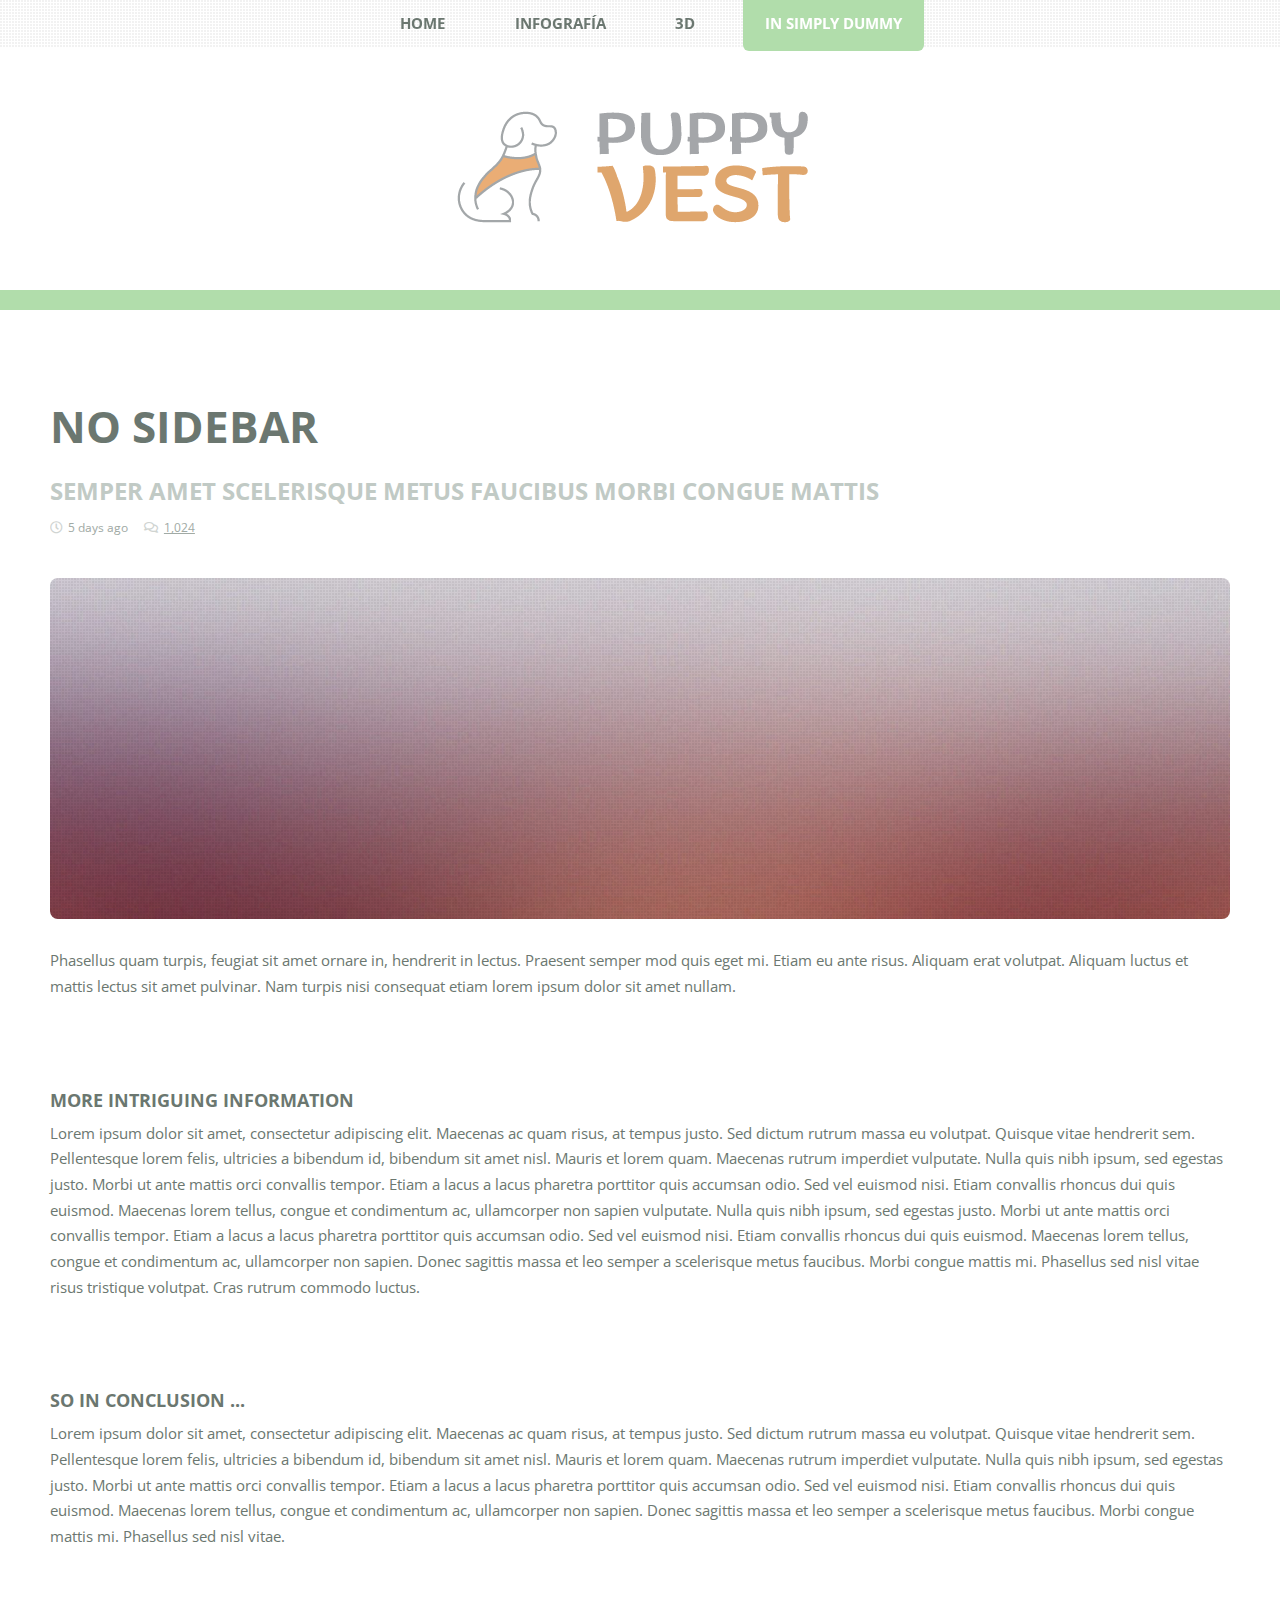
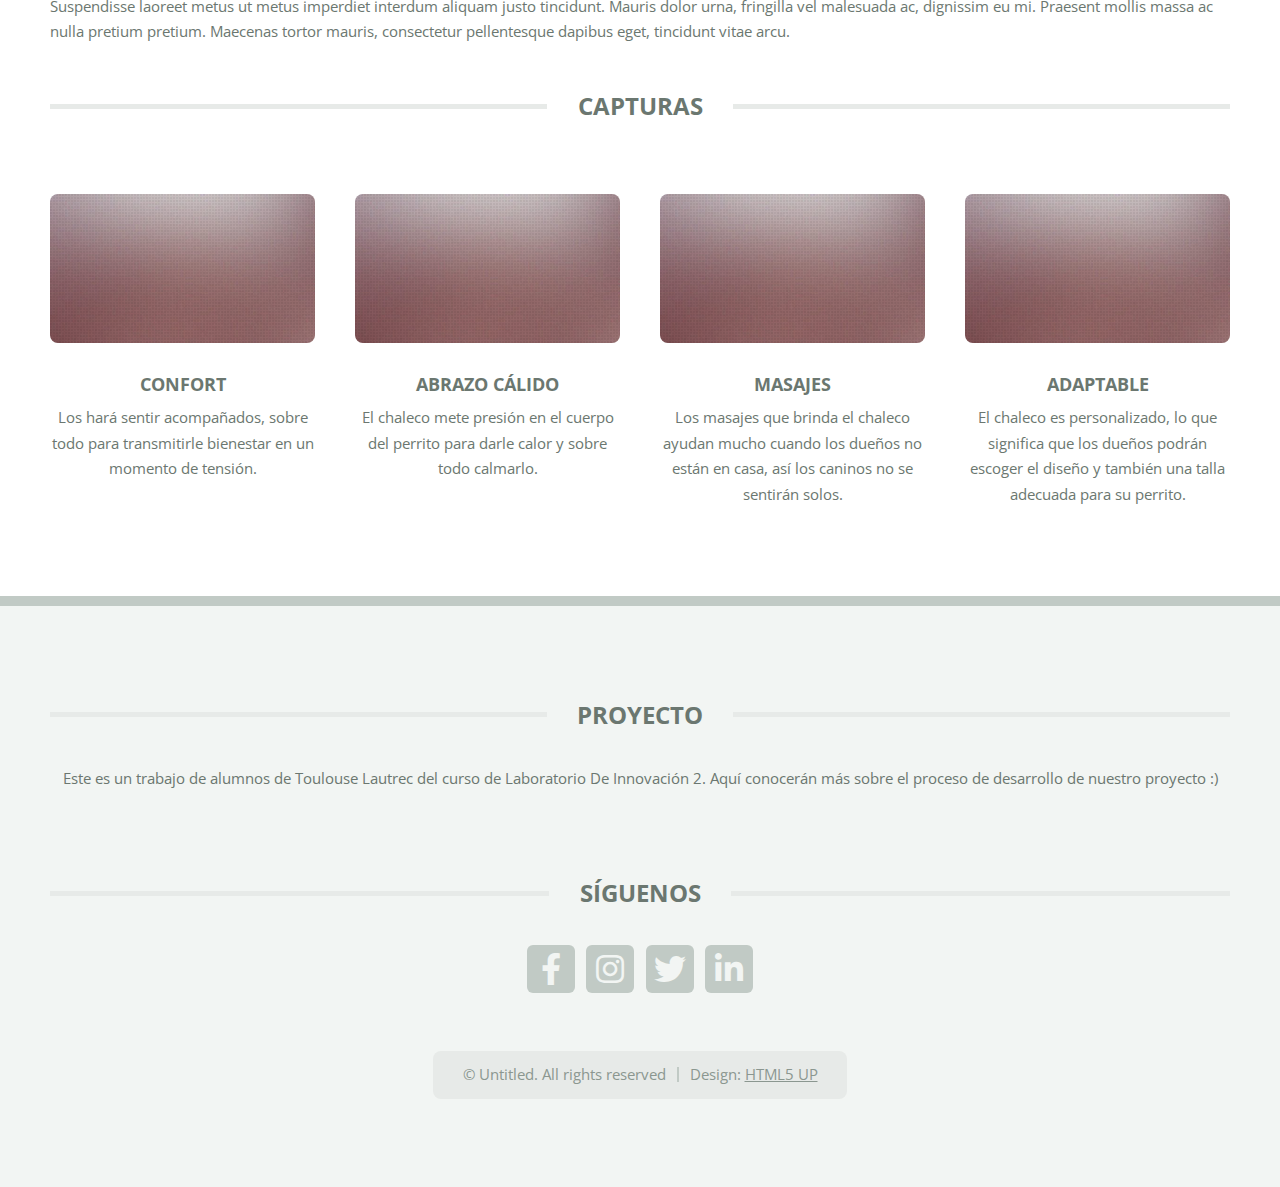
<file: no-sidebar.html>
<!DOCTYPE HTML>
<!--
	TXT by HTML5 UP
	html5up.net | @ajlkn
	Free for personal and commercial use under the CCA 3.0 license (html5up.net/license)
-->
<html>
	<head>
		<title>No Sidebar - TXT by HTML5 UP</title>
		<meta charset="utf-8" />
		<meta name="viewport" content="width=device-width, initial-scale=1, user-scalable=no" />
		<link rel="stylesheet" href="assets/css/main.css" />
	</head>
	<body class="is-preload">
		<div id="page-wrapper">

			<!-- Header -->
			<header id="header">
				<div class="text-center my-5">
					<img class="img-fluid rounded-circle mb-4"><img src="images/logotipo.png" alt="" /></a>
					<div>
				</div>
			</header>

			<!-- Nav -->
				<nav id="nav">
					<ul>
						<li><a href="index.html">Home</a></li>
						<li><a href="left-sidebar.html">Infografía</a></li>
						<li><a href="right-sidebar.html">3D</a></li>
						<li class="current"><a href="no-sidebar.html">In simply dummy</a></li>
					</ul>
				</nav>

			<!-- Main -->
				<section id="main">
					<div class="container">
						<div class="row">
							<div class="col-12">
								<div class="content">

									<!-- Content -->

										<article class="box page-content">

											<header>
												<h2>No Sidebar</h2>
												<p>Semper amet scelerisque metus faucibus morbi congue mattis</p>
												<ul class="meta">
													<li class="icon fa-clock">5 days ago</li>
													<li class="icon fa-comments"><a href="#">1,024</a></li>
												</ul>
											</header>

											<section>
												<span class="image featured"><img src="images/pic05.jpg" alt="" /></span>
												<p>
													Phasellus quam turpis, feugiat sit amet ornare in, hendrerit in lectus.
													Praesent semper mod quis eget mi. Etiam eu ante risus. Aliquam erat volutpat.
													Aliquam luctus et mattis lectus sit amet pulvinar. Nam turpis nisi
													consequat etiam lorem ipsum dolor sit amet nullam.
												</p>
											</section>

											<section>
												<h3>More intriguing information</h3>
												<p>
													Lorem ipsum dolor sit amet, consectetur adipiscing elit. Maecenas ac quam risus, at tempus
													justo. Sed dictum rutrum massa eu volutpat. Quisque vitae hendrerit sem. Pellentesque lorem felis,
													ultricies a bibendum id, bibendum sit amet nisl. Mauris et lorem quam. Maecenas rutrum imperdiet
													vulputate. Nulla quis nibh ipsum, sed egestas justo. Morbi ut ante mattis orci convallis tempor.
													Etiam a lacus a lacus pharetra porttitor quis accumsan odio. Sed vel euismod nisi. Etiam convallis
													rhoncus dui quis euismod. Maecenas lorem tellus, congue et condimentum ac, ullamcorper non sapien
													vulputate. Nulla quis nibh ipsum, sed egestas justo. Morbi ut ante mattis orci convallis tempor.
													Etiam a lacus a lacus pharetra porttitor quis accumsan odio. Sed vel euismod nisi. Etiam convallis
													rhoncus dui quis euismod. Maecenas lorem tellus, congue et condimentum ac, ullamcorper non sapien.
													Donec sagittis massa et leo semper a scelerisque metus faucibus. Morbi congue mattis mi.
													Phasellus sed nisl vitae risus tristique volutpat. Cras rutrum commodo luctus.
												</p>
											</section>

											<section>
												<h3>So in conclusion ...</h3>
												<p>
													Lorem ipsum dolor sit amet, consectetur adipiscing elit. Maecenas ac quam risus, at tempus
													justo. Sed dictum rutrum massa eu volutpat. Quisque vitae hendrerit sem. Pellentesque lorem felis,
													ultricies a bibendum id, bibendum sit amet nisl. Mauris et lorem quam. Maecenas rutrum imperdiet
													vulputate. Nulla quis nibh ipsum, sed egestas justo. Morbi ut ante mattis orci convallis tempor.
													Etiam a lacus a lacus pharetra porttitor quis accumsan odio. Sed vel euismod nisi. Etiam convallis
													rhoncus dui quis euismod. Maecenas lorem tellus, congue et condimentum ac, ullamcorper non sapien.
													Donec sagittis massa et leo semper a scelerisque metus faucibus. Morbi congue mattis mi.
													Phasellus sed nisl vitae.
												</p>
												<p>
													Suspendisse laoreet metus ut metus imperdiet interdum aliquam justo tincidunt. Mauris dolor urna,
													fringilla vel malesuada ac, dignissim eu mi. Praesent mollis massa ac nulla pretium pretium.
													Maecenas tortor mauris, consectetur pellentesque dapibus eget, tincidunt vitae arcu.
												</p>
											</section>

										</article>

								</div>
							</div>
							<div class="col-12">

							<!-- Features -->
							<section class="box features">
								<h2 class="major"><span>CAPTURAS</span></h2>
								<div>
									<div class="row">
										<div class="col-3 col-6-medium col-12-small">

											<!-- Feature -->
												<section class="box feature">
													<a href="#" class="image featured"><img src="images/pic04.jpg" alt="" /></a>
													<h3><a href="#">Confort</a></h3>
													<p>
														Los hará sentir acompañados, sobre todo para transmitirle bienestar en un momento de tensión.
													</p>
												</section>

										</div>
										<div class="col-3 col-6-medium col-12-small">

											<!-- Feature -->
												<section class="box feature">
													<a href="#" class="image featured"><img src="images/pic04.jpg" alt="" /></a>
													<h3><a href="#">Abrazo cálido</a></h3>
													<p>
														El chaleco mete presión en el cuerpo del perrito para darle calor y sobre todo calmarlo.
													</p>
												</section>

										</div>
										<div class="col-3 col-6-medium col-12-small">

											<!-- Feature -->
												<section class="box feature">
													<a href="#" class="image featured"><img src="images/pic04.jpg" alt="" /></a>
													<h3><a href="#">Masajes</a></h3>
													<p>
														Los masajes que brinda el chaleco ayudan mucho cuando los dueños no están en casa, así los caninos no se sentirán solos.
													</p>
												</section>

										</div>
										<div class="col-3 col-6-medium col-12-small">

											<!-- Feature -->
												<section class="box feature">
													<a href'="#" class="image featured"><img src="images/pic04.jpg" alt="" /></a>
													<h3><a href="#">Adaptable</a></h3>
													<p>
														El chaleco es personalizado, lo que significa que los dueños podrán escoger el diseño y también una talla adecuada para su perrito.
													</p>
												</section>
											</div>
										</div>
									</div>
								</div>
							</section>
						</div>
					</div>
				</div>
			</div>
		</section>

			<!-- Footer -->
				<footer id="footer">
					<div class="container">
						<div class="row gtr-200">
							<div class="col-12">

								<!-- About -->
									<section>
										<h2 class="major"><span>Proyecto</span></h2>
										<p>
											Este es un trabajo de alumnos de Toulouse Lautrec del curso de Laboratorio De Innovación 2. Aquí conocerán más sobre el proceso de desarrollo de nuestro proyecto :)
										</p>
									</section>

							</div>
							<div class="col-12">

								<!-- Contact -->
									<section>
										<h2 class="major"><span>SÍGUENOS</span></h2>
										<ul class="contact">
											<li><a class="icon brands fa-facebook-f" href="#"><span class="label">Facebook</span></a></li>
											<li><a class="icon brands fa-instagram" href="#"><span class="label">Instagram</span></a></li>
											<li><a class="icon brands fa-twitter" href="#"><span class="label">Twitter</span></a></li>
											<li><a class="icon brands fa-linkedin-in" href="#"><span class="label">LinkedIn</span></a></li>
										</ul>
									</section>

							</div>
						</div>

						<!-- Copyright -->
							<div id="copyright">
								<ul class="menu">
									<li>&copy; Untitled. All rights reserved</li><li>Design: <a href="http://html5up.net">HTML5 UP</a></li>
								</ul>
							</div>

					</div>
				</footer>

		</div>

		<!-- Scripts -->
			<script src="assets/js/jquery.min.js"></script>
			<script src="assets/js/jquery.dropotron.min.js"></script>
			<script src="assets/js/jquery.scrolly.min.js"></script>
			<script src="assets/js/browser.min.js"></script>
			<script src="assets/js/breakpoints.min.js"></script>
			<script src="assets/js/util.js"></script>
			<script src="assets/js/main.js"></script>

	</body>
</html>
</file>
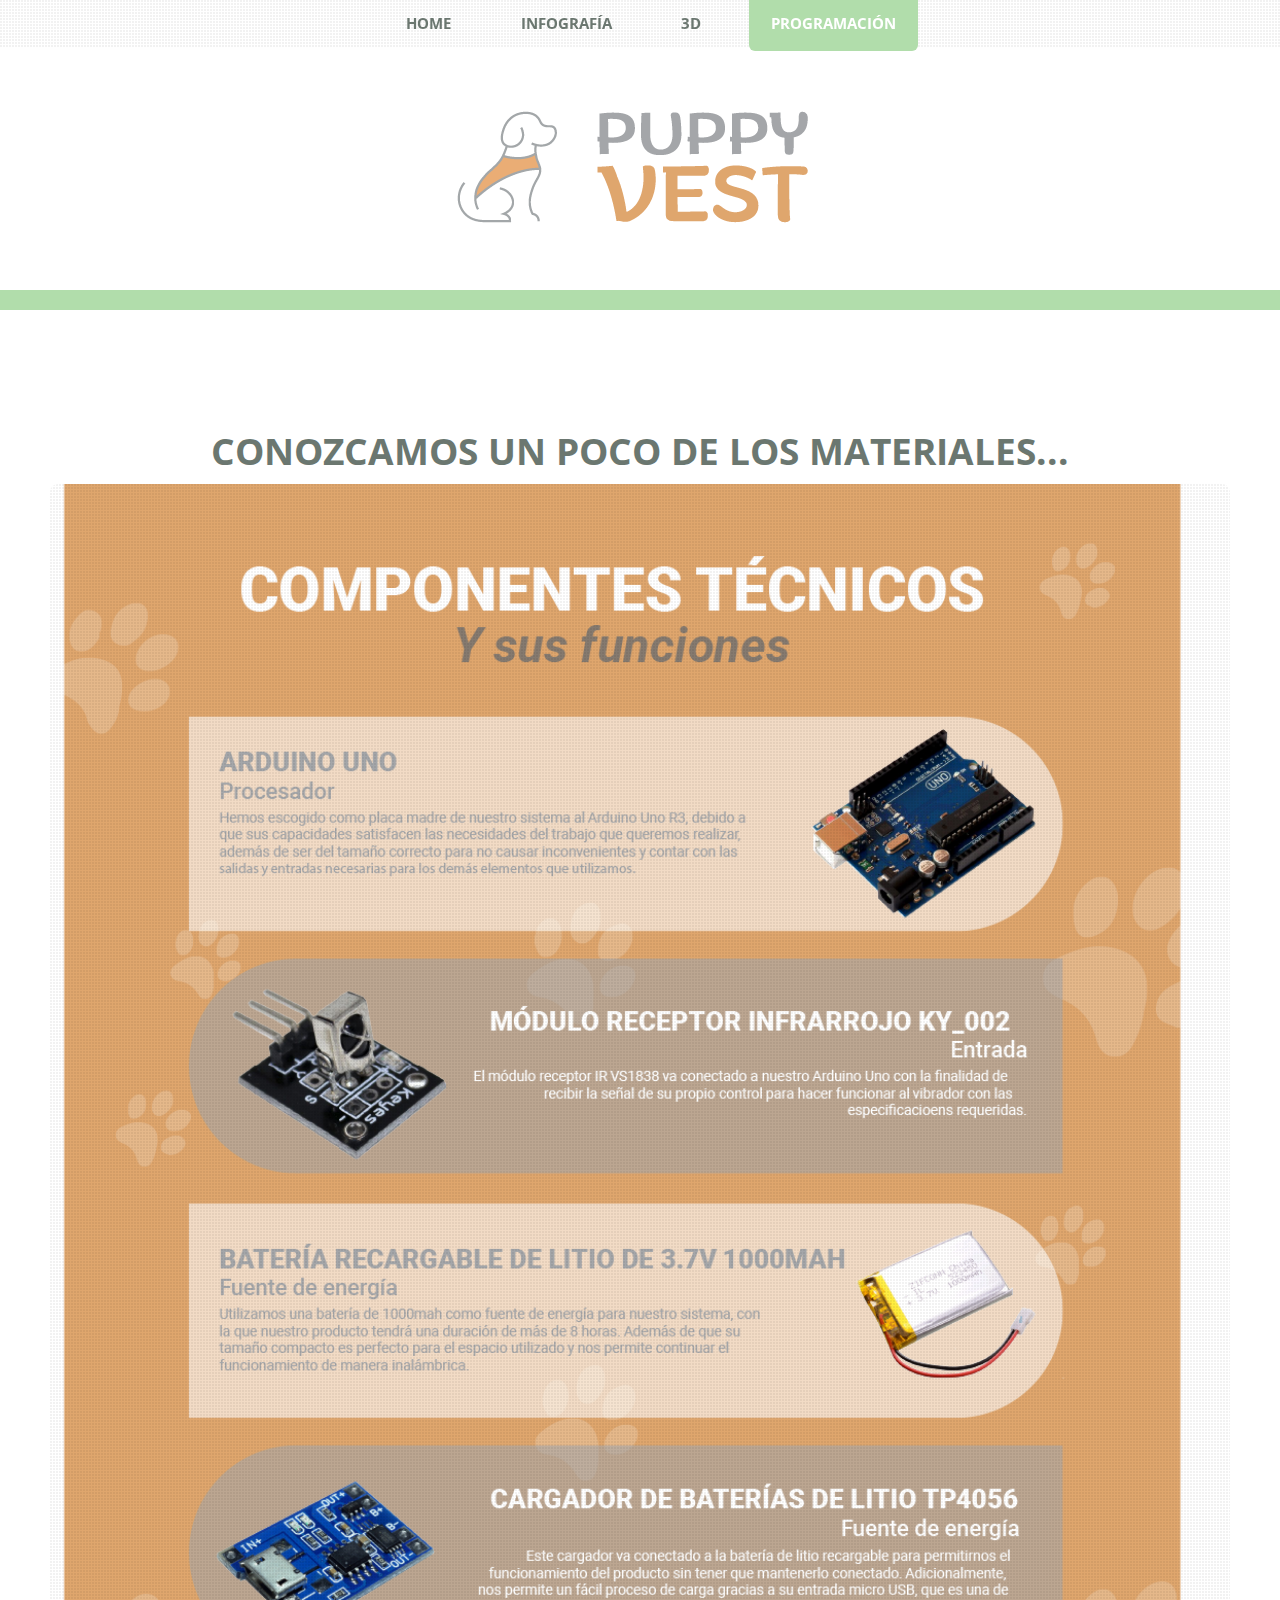
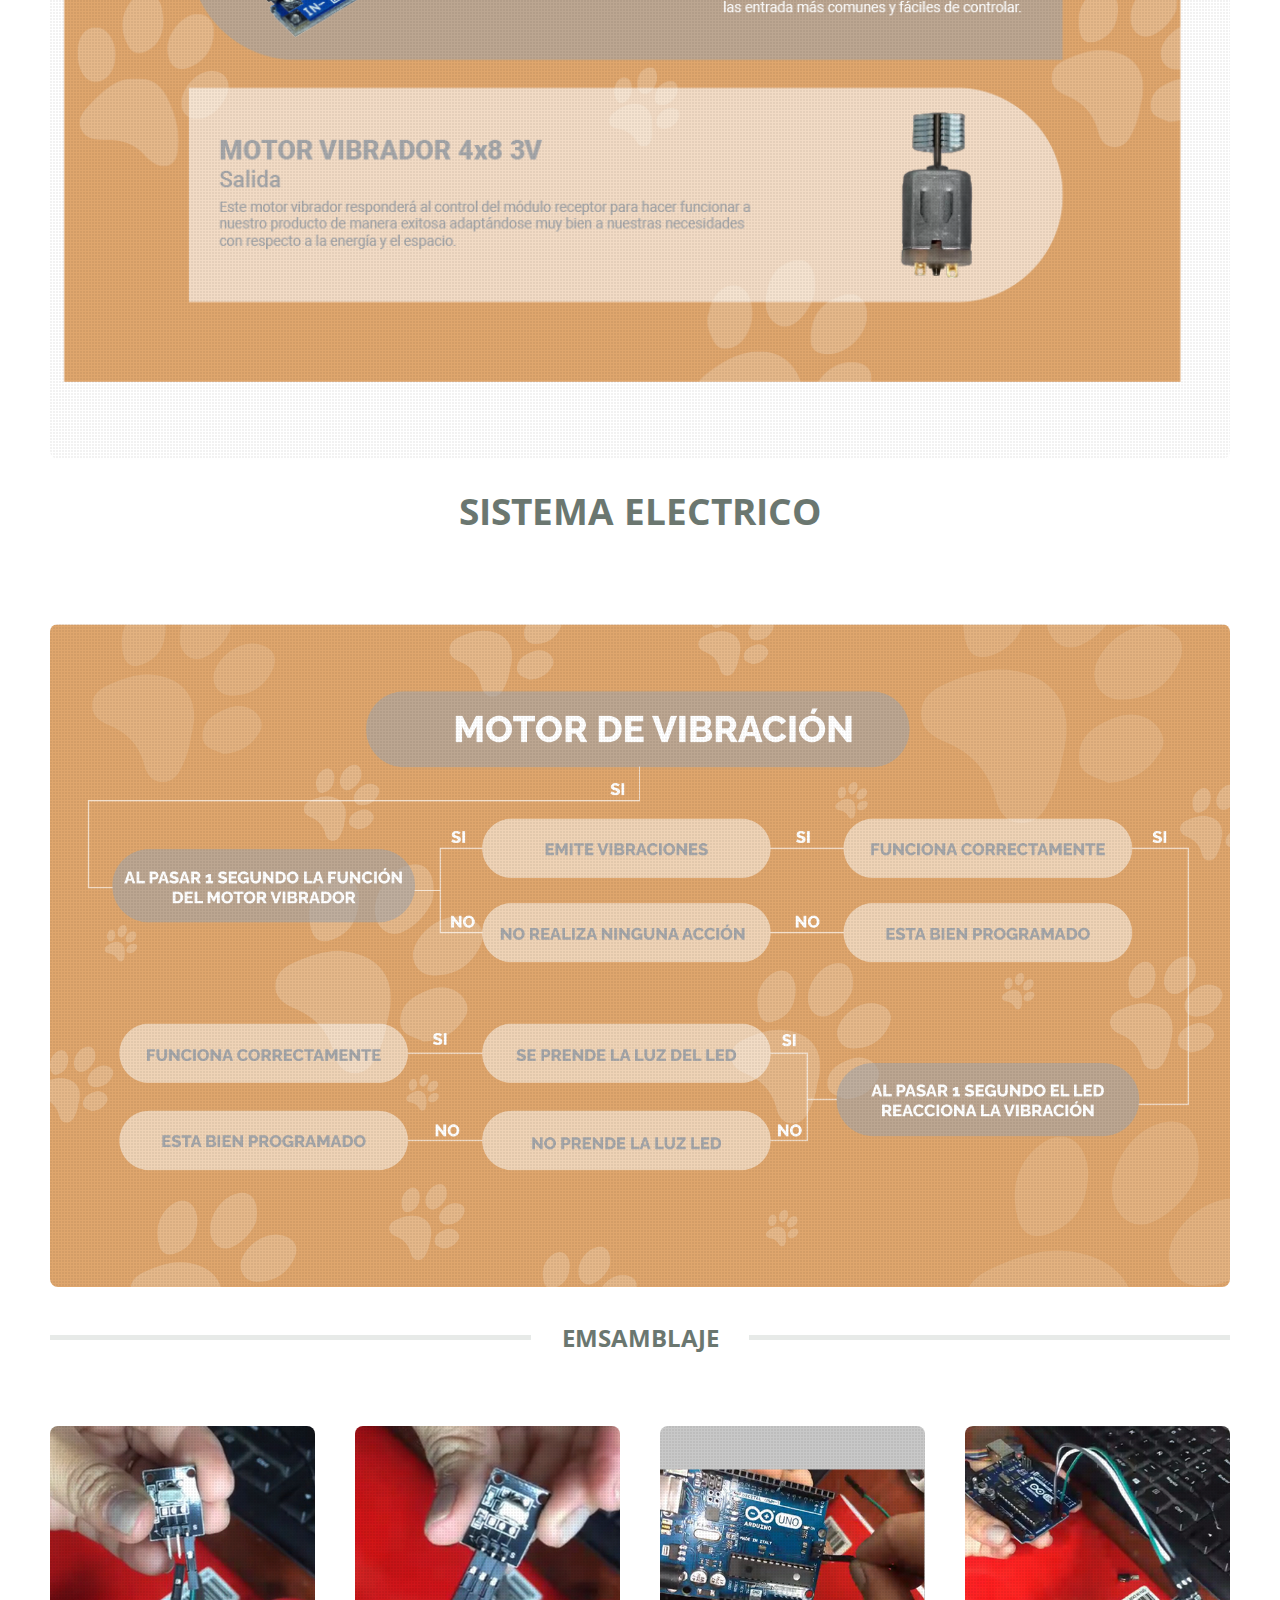
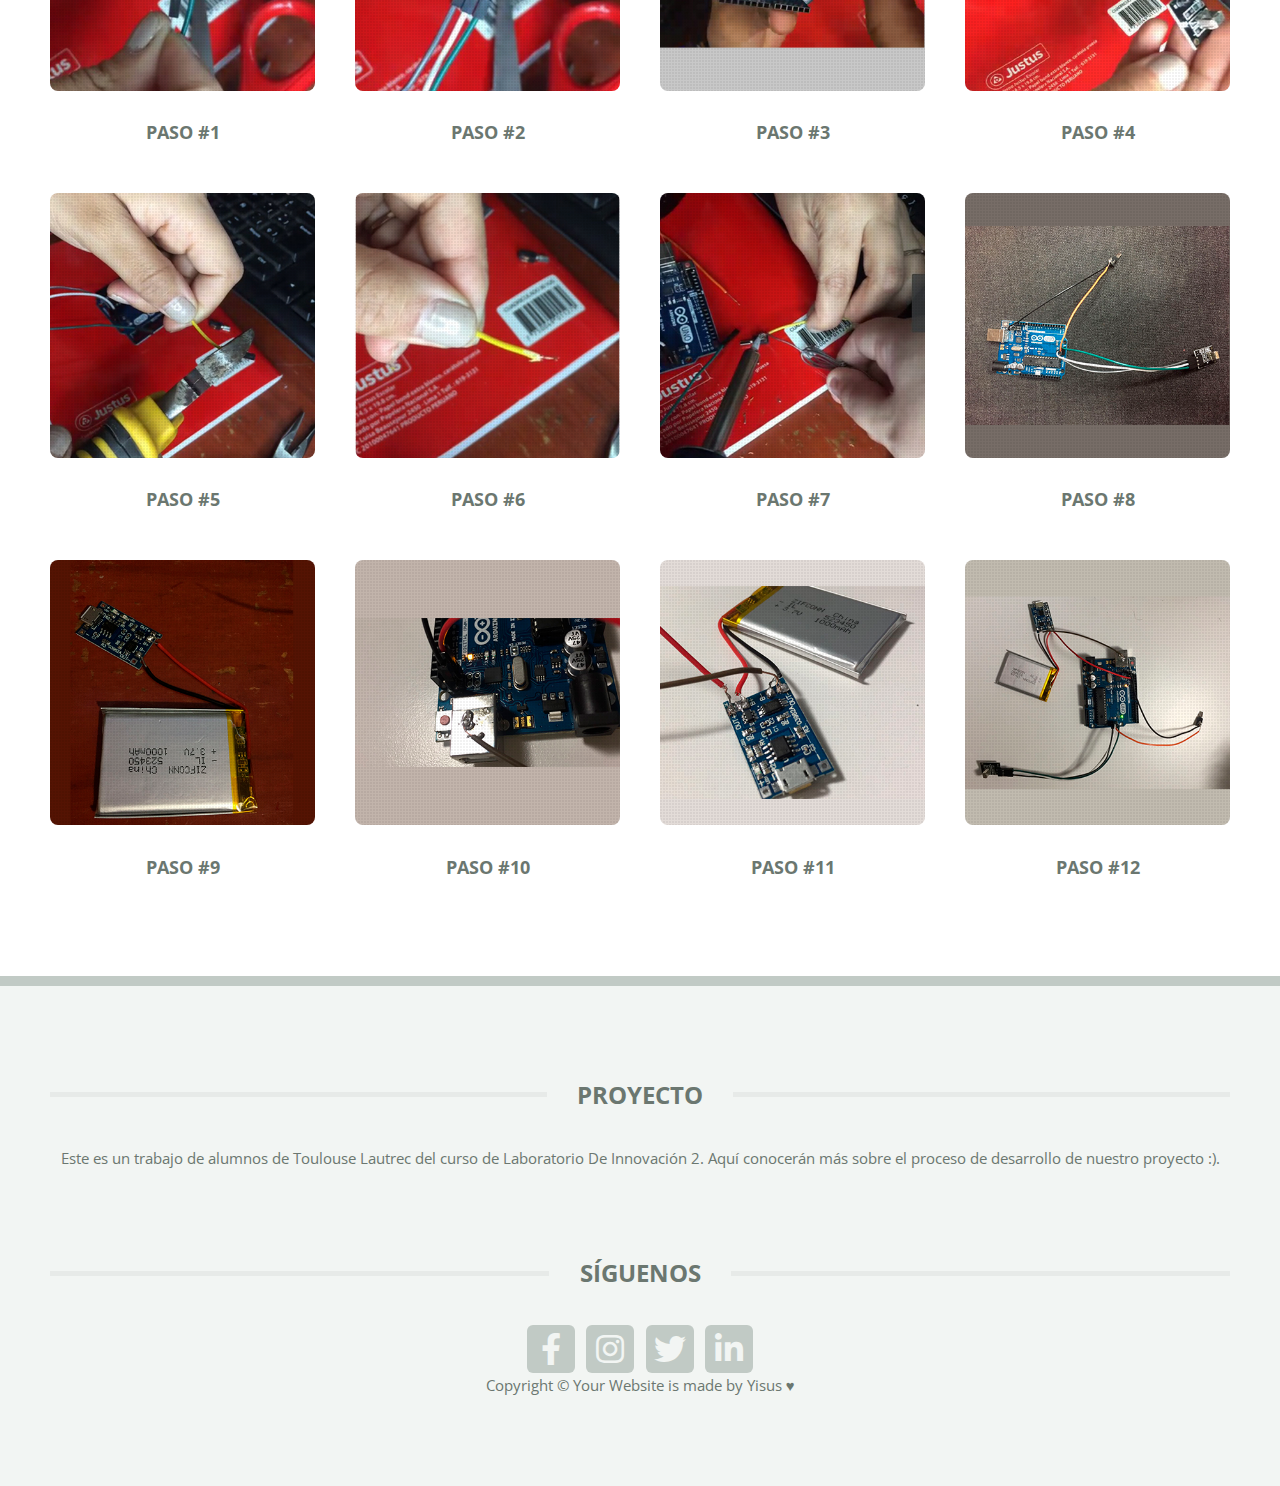
<file: programacion.html>
<!DOCTYPE HTML>
<!--
	TXT by HTML5 UP
	html5up.net | @ajlkn
	Free for personal and commercial use under the CCA 3.0 license (html5up.net/license)
-->
<html>
	<head>
		<title>Programacion - TXT by HTML5 UP</title>
		<meta charset="utf-8" />
		<meta name="viewport" content="width=device-width, initial-scale=1, user-scalable=no" />
		<link rel="stylesheet" href="assets/css/main.css" />
	</head>
	<body class="is-preload">
		<div id="page-wrapper">

			<!-- Header -->
			<header id="header">
				<div class="text-center my-5">
					<img class="img-fluid rounded-circle mb-4"><img src="images/logotipo.png" alt="" /></a>
					<div>
				</div>
			</header>

			<!-- Nav -->
				<nav id="nav">
					<ul>
						<li><a href="index.html">Home</a></li>
						<li><a href="infografia.html">Infografía</a></li>
						<li><a href="impresion-3d.html">3D</a></li>
						<li class="current"><a href="programacion.html">Programación</a></li>
					</ul>
				</nav>

			<!-- Main -->
				<section id="main">
					<div class="container">
						<div class="row">
							<div class="col-12">
								<div class="content">
							<!-- Highlight -->
							<section class="box highlight">
								<ul class="special">
									
								</ul>
								<header>
									<h2>CONOZCAMOS UN POCO  DE LOS MATERIALES...</h2>
								</header>

							</div>
							<div class="col-12 col-24-medium col-12-small">

									<!-- Feature -->
									<section class="box feature">
										<a href'="#" class="image featured"><img src="images/componentes.png" alt="" /></a>
									</header>
								</p>
							</section>

						</div>
						<div class="col-12">

							<!-- Highlight -->
							<section class="box highlight">
								<ul class="special">
									
								</ul>
								<header>
									<h2>SISTEMA ELECTRICO</h2>
								</header>
								</p>
							</section>

									<!-- Feature -->
									<section class="box feature">
										<a href'="#" class="image featured"><img src="images/mapa-mental.png" alt="" /></a>
									</header>
								</p>
							</section>

						</div>
						<div class="col-12">

							<!-- Features -->
							<section class="box features">
								<h2 class="major"><span>Emsamblaje</span></h2>
								<div>
									<div class="row">
										<div class="col-3 col-6-medium col-12-small">

											<!-- Feature -->
												<section class="box feature">
													<a href="#" class="image featured"><img src="images/1.png" alt="" /></a>
													<h3><a href="#">Paso #1</a></h3>
													<p>
														

													</p>
												</section>

										</div>
										<div class="col-3 col-6-medium col-12-small">

											<!-- Feature -->
												<section class="box feature">
													<a href="#" class="image featured"><img src="images/2.png" alt="" /></a>
													<h3><a href="#">Paso #2</a></h3>
													<p>
														 

													</p>
												</section>

										</div>
										<div class="col-3 col-6-medium col-12-small">

											<!-- Feature -->
												<section class="box feature">
													<a href="#" class="image featured"><img src="images/3.png" alt="" /></a>
													<h3><a href="#">Paso #3</a></h3>
													<p>
														 
													</p>
												</section>

										</div>
										<div class="col-3 col-6-medium col-12-small">

											<!-- Feature -->
												<section class="box feature">
													<a href'="#" class="image featured"><img src="images/4.png" alt="" /></a>
													<h3><a href="#">Paso #4</a></h3>
													<p>
														 

													</p>
												</section>

										</div>
										<div class="col-3 col-6-medium col-12-small">

											<!-- Feature -->
												<section class="box feature">
													<a href="#" class="image featured"><img src="images/5.png" alt="" /></a>
													<h3><a href="#">Paso #5</a></h3>
													<p>
														 
													</p>
												</section>

											</div>
											<div class="col-3 col-6-medium col-12-small">
	
												<!-- Feature -->
													<section class="box feature">
														<a href="#" class="image featured"><img src="images/6.png" alt="" /></a>
														<h3><a href="#">Paso #6</a></h3>
														<p>
															 
														</p>
													</section>
	
											</div>
											<div class="col-3 col-6-medium col-12-small">
	
												<!-- Feature -->
													<section class="box feature">
														<a href="#" class="image featured"><img src="images/7.png" alt="" /></a>
														<h3><a href="#">Paso #7</a></h3>
														<p>
															 
														</p>
													</section>
	
											</div>
											<div class="col-3 col-6-medium col-12-small">
	
												<!-- Feature -->
													<section class="box feature">
														<a href'="#" class="image featured"><img src="images/8.png" alt="" /></a>
														<h3><a href="#">Paso #8</a></h3>
														<p>
															 
														</p>
													</section>
															
											</div>
											<div class="col-3 col-6-medium col-12-small">
		
												<!-- Feature -->
													<section class="box feature">
														<a href="#" class="image featured"><img src="images/9.png" alt="" /></a>
														<h3><a href="#">Paso #9</a></h3>
														<p>
																 
														</p>
													</section>
		
											</div>
											<div class="col-3 col-6-medium col-12-small">
			
												<!-- Feature -->
													<section class="box feature">
														<a href="#" class="image featured"><img src="images/10.png" alt="" /></a>
														<h3><a href="#">Paso #10</a></h3>
														<p>
																	 
														</p>
													</section>
			
											</div>
											<div class="col-3 col-6-medium col-12-small">
			
												<!-- Feature -->
													<section class="box feature">
														<a href="#" class="image featured"><img src="images/11.png" alt="" /></a>
														<h3><a href="#">Paso #11</a></h3>
														<p>
																	 
														</p>
													</section>
			
											</div>
											<div class="col-3 col-6-medium col-12-small">
			
												<!-- Feature -->
													<section class="box feature">
														<a href'="#" class="image featured"><img src="images/12.png" alt="" /></a>
														<h3><a href="#">Paso #12</a></h3>
														<p>
																	 
														</p>
													</section>
		
													</div>
												</div>
											</div>
										</div>
									</section>
	
								</div>
							</div>
						</div>
					</section>
	
				<!-- Footer -->
					<footer id="footer">
						<div class="container">
							<div class="row gtr-200">
								<div class="col-12">
	
									<!-- About -->
										<section>
											<h2 class="major"><span>Proyecto</span></h2>
											<p>
												Este es un trabajo de alumnos de Toulouse Lautrec del curso de Laboratorio De Innovación 2. Aquí conocerán más sobre el proceso de desarrollo de nuestro proyecto :).
											</p>
										</section>
	
								</div>
								<div class="col-12">
	
									<!-- Contact -->
										<section>
											<h2 class="major"><span>Síguenos</span></h2>
											<ul class="contact">
												<li><a class="icon brands fa-facebook-f" href="#"><span class="label">Facebook</span></a></li>
												<li><a class="icon brands fa-instagram" href="#"><span class="label">Instagram</span></a></li>
												<li><a class="icon brands fa-twitter" href="#"><span class="label">Twitter</span></a></li>
												<li><a class="icon brands fa-linkedin-in" href="#"><span class="label">LinkedIn</span></a></li>
											</ul>
										</section>
	
								</div>
							</div>
	
    					    <!-- Copyright -->
    					    <footer class="footer bg-black small text-center text-white-50"><div class="container px-4 px-lg-5">Copyright &copy; Your Website is made by Yisus ♥</div></footer>
	
						</div>
					</footer>
	
			</div>
	
			<!-- Scripts -->
				<script src="assets/js/jquery.min.js"></script>
				<script src="assets/js/jquery.dropotron.min.js"></script>
				<script src="assets/js/jquery.scrolly.min.js"></script>
				<script src="assets/js/browser.min.js"></script>
				<script src="assets/js/breakpoints.min.js"></script>
				<script src="assets/js/util.js"></script>
				<script src="assets/js/main.js"></script>
	
		</body>
	</html>
</file>
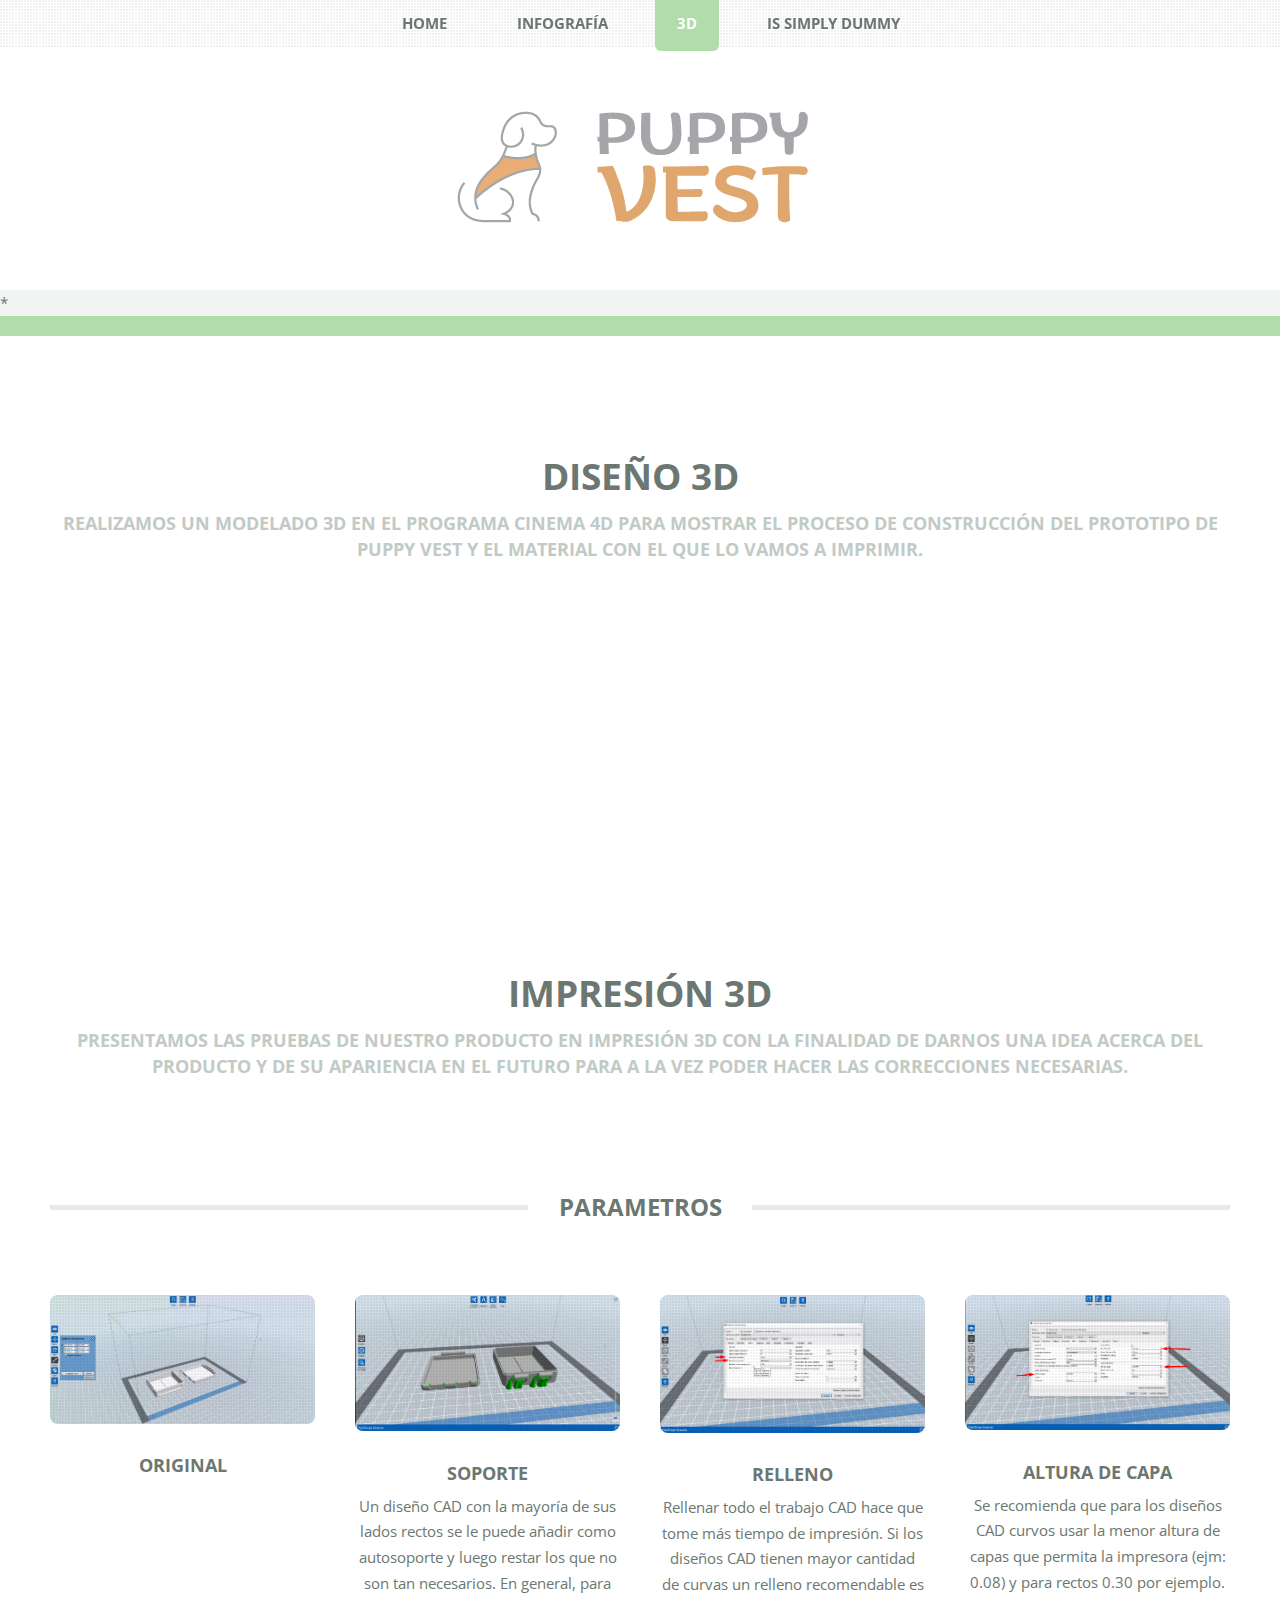
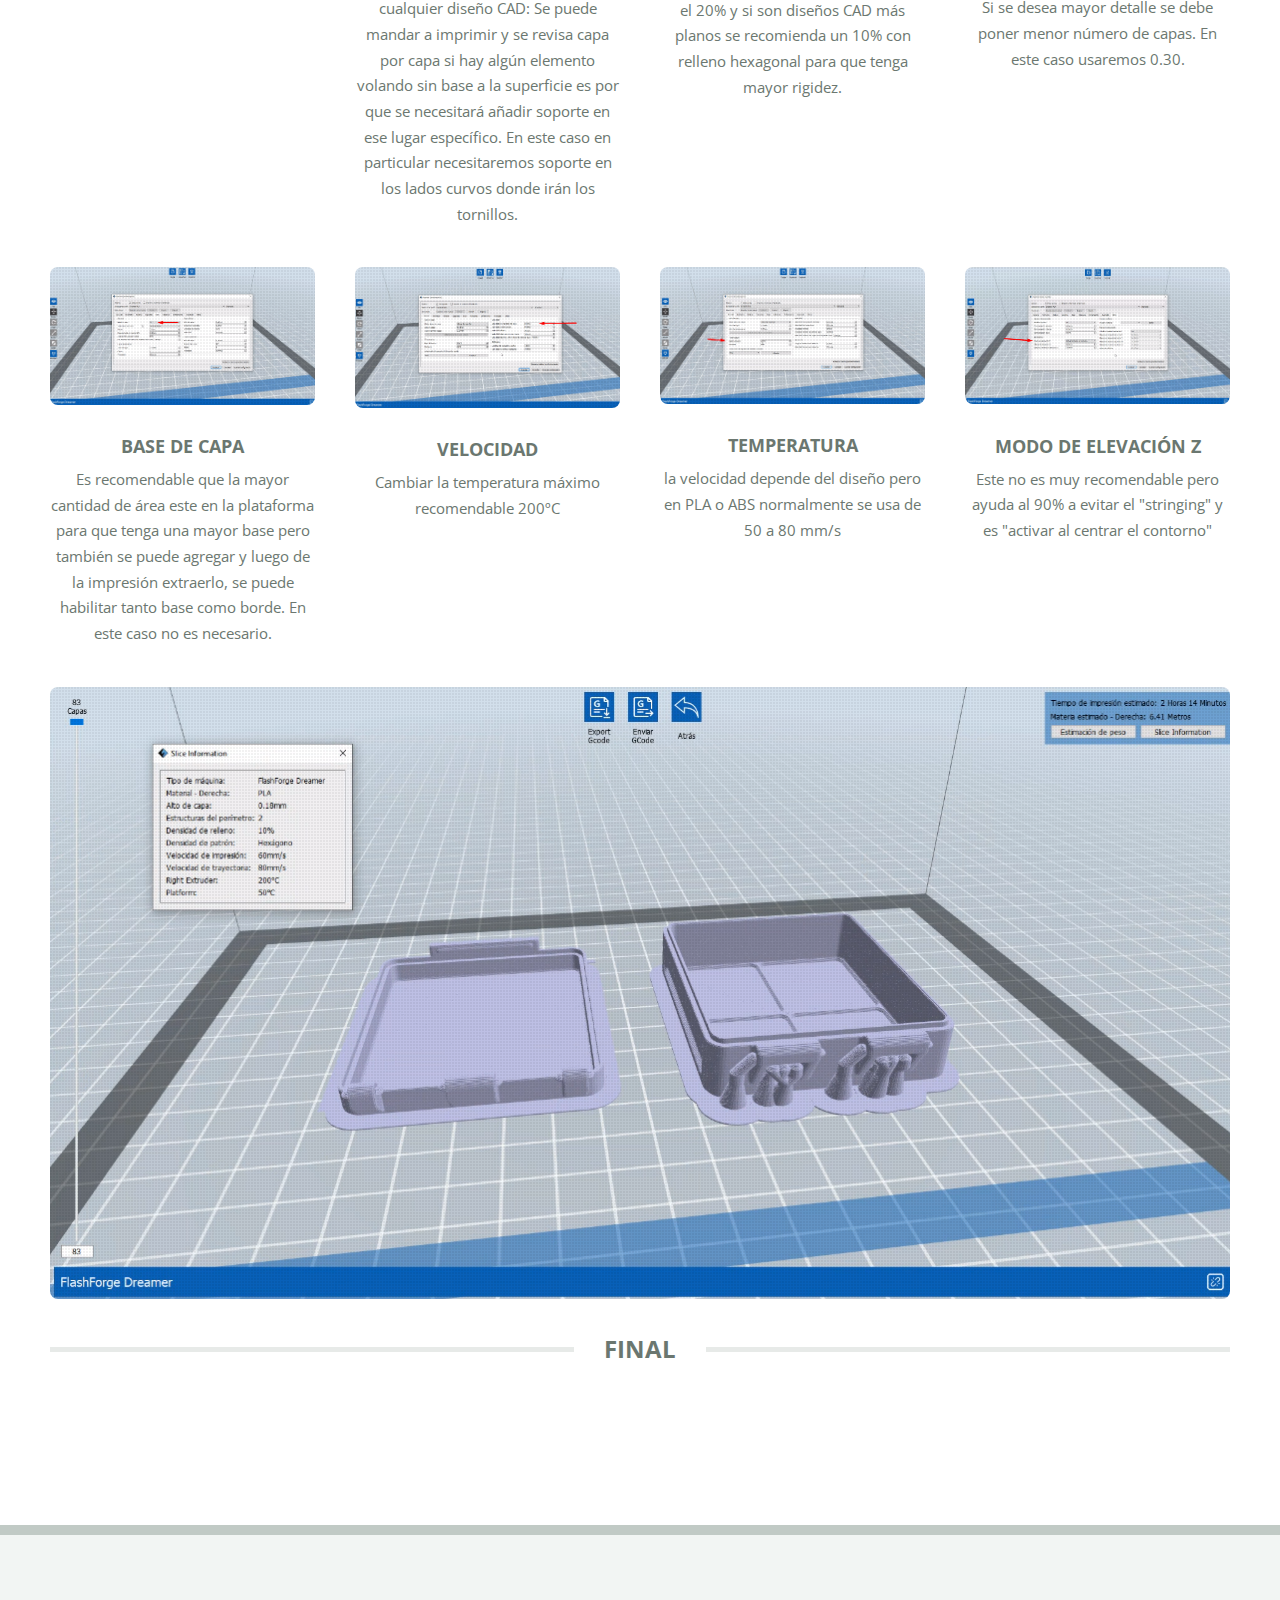
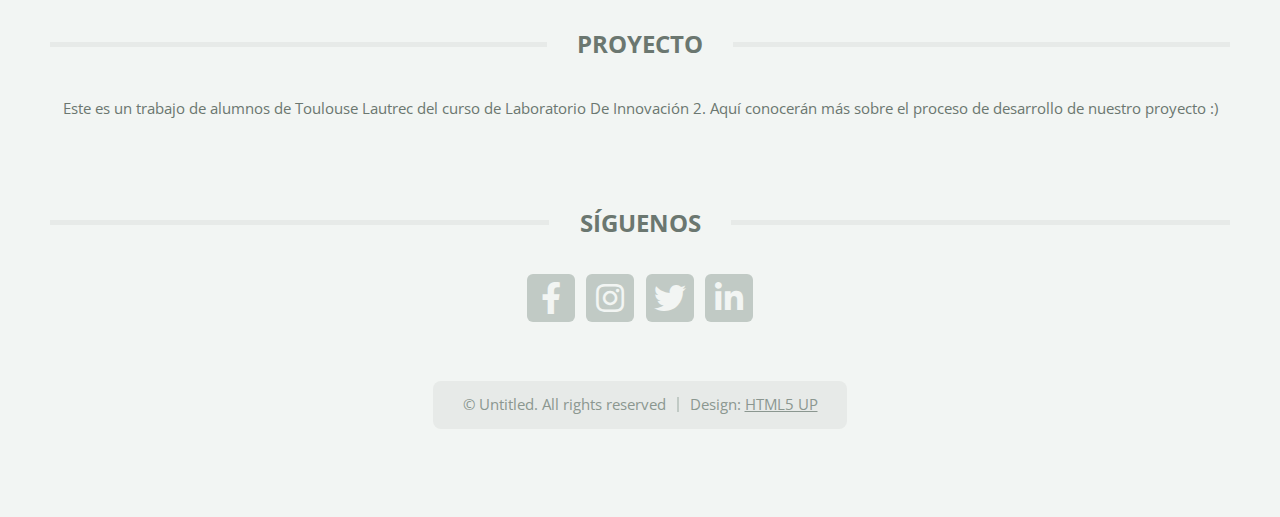
<file: right-sidebar.html>
<!DOCTYPE HTML>
<!--
	TXT by HTML5 UP
	html5up.net | @ajlkn
	Free for personal and commercial use under the CCA 3.0 license (html5up.net/license)
-->
<html>
	<head>
		<title>Impresión 3D - TXT by HTML5 UP</title>
		<meta charset="utf-8" />
		<meta name="viewport" content="width=device-width, initial-scale=1, user-scalable=no" />
		<link rel="stylesheet" href="assets/css/main.css" />
	</head>
	<body class="is-preload">
		<div id="page-wrapper">

			<!-- Header -->
			<header id="header">
				<div class="text-center my-5">
					<img class="img-fluid rounded-circle mb-4"><img src="images/logotipo.png" alt="" /></a>
					<div>
				</div>
			</header>*

			<!-- Nav -->
				<nav id="nav">
					<ul>
						<li><a href="index.html">Home</a></li>
						<li><a href="left-sidebar.html">Infografía</a></li>
						<li class="current"><a href="right-sidebar.html">3D</a></li>
						<li><a href="no-sidebar.html">Is simply dummy</a></li>
					</ul>
				</nav>

			<!-- Main -->
			<section id="main">
				<div class="container">
					<div class="row gtr-200">
						<div class="col-12">

							<!-- Highlight -->
								<section class="box highlight">
									<ul class="special">
										
									</ul>
									<header>
										<h2>DISEÑO 3D</h2>
										<p>REALIZAMOS UN MODELADO 3D EN EL PROGRAMA CINEMA 4D PARA MOSTRAR EL PROCESO DE CONSTRUCCIÓN DEL PROTOTIPO DE PUPPY VEST Y EL MATERIAL CON EL QUE LO VAMOS A IMPRIMIR.</p>
									</header>

									<section>
										<iframe width="560" height="315" src="https://www.youtube.com/embed/nohlly2Y9sY" title="YouTube video player" frameborder="0" allow="accelerometer; autoplay; clipboard-write; encrypted-media; gyroscope; picture-in-picture" allowfullscreen></iframe>
										<p>
									</section>

									</p>
								</section>

							<!-- Highlight -->
							<section class="box highlight">
								<ul class="special">
									
								</ul>
								<header>
									<h2>IMPRESIÓN 3D</h2>
									<p>PRESENTAMOS LAS PRUEBAS DE NUESTRO PRODUCTO EN IMPRESIÓN 3D CON LA FINALIDAD DE DARNOS UNA IDEA ACERCA DEL PRODUCTO Y DE SU APARIENCIA EN EL FUTURO PARA A LA VEZ PODER HACER LAS CORRECCIONES NECESARIAS.</p>
								</header>
								</p>
							</section>

						</div>
						<div class="col-12">

							<!-- Features -->
							<section class="box features">
								<h2 class="major"><span>parametros</span></h2>
								<div>
									<div class="row">
										<div class="col-3 col-6-medium col-12-small">

											<!-- Feature -->
												<section class="box feature">
													<a href="#" class="image featured"><img src="images/original.png" alt="" /></a>
													<h3><a href="#">Original</a></h3>
													<p>
														

													</p>
												</section>

										</div>
										<div class="col-3 col-6-medium col-12-small">

											<!-- Feature -->
												<section class="box feature">
													<a href="#" class="image featured"><img src="images/soporte.png" alt="" /></a>
													<h3><a href="#">SOPORTE</a></h3>
													<p>
														Un diseño CAD con la mayoría de sus lados rectos se le puede añadir como autosoporte y luego restar los que no son tan necesarios. En general, para cualquier diseño CAD: Se puede mandar a imprimir y se revisa capa por capa si hay algún elemento volando sin base a la superficie es por que se necesitará añadir soporte en ese lugar específico. En este caso en particular necesitaremos soporte en los lados curvos donde irán los tornillos.

													</p>
												</section>

										</div>
										<div class="col-3 col-6-medium col-12-small">

											<!-- Feature -->
												<section class="box feature">
													<a href="#" class="image featured"><img src="images/relleno.png" alt="" /></a>
													<h3><a href="#">relleno</a></h3>
													<p>
														Rellenar todo el trabajo CAD hace que tome más tiempo de impresión. Si los diseños CAD tienen mayor cantidad de curvas un relleno recomendable es el 20% y si son diseños CAD más planos se recomienda un 10% con relleno hexagonal para que tenga mayor rigidez.
													</p>
												</section>

										</div>
										<div class="col-3 col-6-medium col-12-small">

											<!-- Feature -->
												<section class="box feature">
													<a href'="#" class="image featured"><img src="images/alto-de-capa.png" alt="" /></a>
													<h3><a href="#">altura de capa</a></h3>
													<p>
														Se recomienda que para los diseños CAD curvos usar la menor altura de capas que permita la impresora (ejm: 0.08) y para rectos 0.30 por ejemplo. Si se desea mayor detalle se debe poner menor número de capas. En este caso usaremos 0.30.

													</p>
												</section>

										</div>
										<div class="col-3 col-6-medium col-12-small">

											<!-- Feature -->
												<section class="box feature">
													<a href="#" class="image featured"><img src="images/habilitar-base.png" alt="" /></a>
													<h3><a href="#">BASE DE CAPA</a></h3>
													<p>
														Es recomendable que la mayor cantidad de área este en la plataforma para que tenga una mayor base pero también se puede agregar y luego de la impresión extraerlo, se puede habilitar tanto base como borde. En este caso no es necesario.
													</p>
												</section>

											</div>
											<div class="col-3 col-6-medium col-12-small">
	
												<!-- Feature -->
													<section class="box feature">
														<a href="#" class="image featured"><img src="images/velocidad.png" alt="" /></a>
														<h3><a href="#">VELOCIDAD</a></h3>
														<p>
															Cambiar la temperatura máximo recomendable 200ºC
														</p>
													</section>
	
											</div>
											<div class="col-3 col-6-medium col-12-small">
	
												<!-- Feature -->
													<section class="box feature">
														<a href="#" class="image featured"><img src="images/temperatura.png" alt="" /></a>
														<h3><a href="#">Temperatura</a></h3>
														<p>
															la velocidad depende del diseño pero en PLA o ABS normalmente se usa de 50 a 80 mm/s
														</p>
													</section>
	
											</div>
											<div class="col-3 col-6-medium col-12-small">
	
												<!-- Feature -->
													<section class="box feature">
														<a href'="#" class="image featured"><img src="images/activar-el-contorno.png" alt="" /></a>
														<h3><a href="#">Modo de elevación Z</a></h3>
														<p>
															Este no es muy recomendable pero ayuda al 90% a evitar el "stringing" y es "activar al centrar el contorno"
														</p>
													</section>

											</div>
											<div class="col-12 col-24-medium col-12-small">
		
													<!-- Feature -->
													<section class="box feature">
														<a href'="#" class="image featured"><img src="images/final.png" alt="" /></a>
														<h2 class="major"><span>Final</span></h2>
														<div>
															
														</p>
													</section>

												</div>
											</div>
										</div>
									</div>
								</div>
							</section>
						</div>
					</div>
				</div>
			</div>
		</section>

			<!-- Footer -->
				<footer id="footer">
					<div class="container">
						<div class="row gtr-200">
							<div class="col-12">

								<!-- About -->
									<section>
										<h2 class="major"><span>Proyecto</span></h2>
										<p>
											Este es un trabajo de alumnos de Toulouse Lautrec del curso de Laboratorio De Innovación 2. Aquí conocerán más sobre el proceso de desarrollo de nuestro proyecto :)
										</p>
									</section>

							</div>
							<div class="col-12">

								<!-- Contact -->
									<section>
										<h2 class="major"><span>SÍGUENOS</span></h2>
										<ul class="contact">
											<li><a class="icon brands fa-facebook-f" href="#"><span class="label">Facebook</span></a></li>
											<li><a class="icon brands fa-instagram" href="#"><span class="label">Instagram</span></a></li>
											<li><a class="icon brands fa-twitter" href="#"><span class="label">Twitter</span></a></li>
											<li><a class="icon brands fa-linkedin-in" href="#"><span class="label">LinkedIn</span></a></li>
										</ul>
									</section>

							</div>
						</div>

						<!-- Copyright -->
							<div id="copyright">
								<ul class="menu">
									<li>&copy; Untitled. All rights reserved</li><li>Design: <a href="http://html5up.net">HTML5 UP</a></li>
								</ul>
							</div>

					</div>
				</footer>

		</div>

		<!-- Scripts -->
			<script src="assets/js/jquery.min.js"></script>
			<script src="assets/js/jquery.dropotron.min.js"></script>
			<script src="assets/js/jquery.scrolly.min.js"></script>
			<script src="assets/js/browser.min.js"></script>
			<script src="assets/js/breakpoints.min.js"></script>
			<script src="assets/js/util.js"></script>
			<script src="assets/js/main.js"></script>

	</body>
</html>
</file>
<file: assets/css/noscript.css>
/*
	Solid State by HTML5 UP
	html5up.net | @ajlkn
	Free for personal and commercial use under the CCA 3.0 license (html5up.net/license)
*/

/* Banner */

	body.is-preload #banner .logo {
		-moz-transform: none;
		-webkit-transform: none;
		-ms-transform: none;
		transform: none;
		opacity: 1;
	}

	body.is-preload #banner h2 {
		opacity: 1;
		-moz-transform: none;
		-webkit-transform: none;
		-ms-transform: none;
		transform: none;
		-moz-filter: none;
		-webkit-filter: none;
		-ms-filter: none;
		filter: none;
	}

	body.is-preload #banner p {
		opacity: 01;
		-moz-transform: none;
		-webkit-transform: none;
		-ms-transform: none;
		transform: none;
		-moz-filter: none;
		-webkit-filter: none;
		-ms-filter: none;
		filter: none;
	}
</file>
<file: assets/css/main.css>
@import url("fontawesome-all.min.css");
@import url("https://fonts.googleapis.com/css?family=Open+Sans:400,400italic,700,700italic|Open+Sans+Condensed:700");

/*
	TXT by HTML5 UP
	html5up.net | @ajlkn
	Free for personal and commercial use under the CCA 3.0 license (html5up.net/license)
*/

html, body, div, span, applet, object,
iframe, h1, h2, h3, h4, h5, h6, p, blockquote,
pre, a, abbr, acronym, address, big, cite,
code, del, dfn, em, img, ins, kbd, q, s, samp,
small, strike, strong, sub, sup, tt, var, b,
u, i, center, dl, dt, dd, ol, ul, li, fieldset,
form, label, legend, table, caption, tbody,
tfoot, thead, tr, th, td, article, aside,
canvas, details, embed, figure, figcaption,
footer, header, hgroup, menu, nav, output, ruby,
section, summary, time, mark, audio, video {
	margin: 0;
	padding: 0;
	border: 0;
	font-size: 100%;
	font: inherit;
	vertical-align: baseline;}

article, aside, details, figcaption, figure,
footer, header, hgroup, menu, nav, section {
	display: block;}

body {
	line-height: 1;
}

ol, ul {
	list-style: none;
}

blockquote, q {
	quotes: none;
}

	blockquote:before, blockquote:after, q:before, q:after {
		content: '';
		content: none;
	}

table {
	border-collapse: collapse;
	border-spacing: 0;
}

body {
	-webkit-text-size-adjust: none;
}

mark {
	background-color: transparent;
	color: inherit;
}

input::-moz-focus-inner {
	border: 0;
	padding: 0;
}

input, select, textarea {
	-moz-appearance: none;
	-webkit-appearance: none;
	-ms-appearance: none;
	appearance: none;
}

/* Basic */

	html {
		box-sizing: border-box;
	}

	*, *:before, *:after {
		box-sizing: inherit;
	}

	body {
		background: #f2f5f3;
	}

		body.is-preload *, body.is-preload *:before, body.is-preload *:after {
			-moz-animation: none !important;
			-webkit-animation: none !important;
			-ms-animation: none !important;
			animation: none !important;
			-moz-transition: none !important;
			-webkit-transition: none !important;
			-ms-transition: none !important;
			transition: none !important;
		}

	body, input, textarea, select {
		font-family: 'Open Sans', sans-serif;
		font-weight: 400;
		color: #6b7770;
		font-size: 13pt;
		line-height: 2em;
	}

	h1, h2, h3, h4, h5, h6 {
		font-family: 'Open Sans Condensed', sans-serif;
		font-weight: 700;
		text-transform: uppercase;
		color: #6b7770;
		margin: 0 0 0.5em 0;
		line-height: 1.3;
	}

	h1 a, h2 a, h3 a, h4 a, h5 a, h6 a {
		text-decoration: none;
		color: inherit;
	}

	h2 {
		font-size: 1.65em;
	}

		h2.major {
			position: relative;
			border-top: solid 5px #e7eae8;
			font-size: 1.65em;
			text-align: center;
			margin: 0 0 3em 0;
			top: 0.775em;
		}

			h2.major span {
				background: #fff;
				position: relative;
				display: inline-block;
				top: -0.775em;
				padding: 0 1.25em 0 1.25em;
			}

	h3, h4 {
		font-size: 1.25em;
	}

	a {
		color: #006376;
		text-decoration: underline;
	}

		a:hover {
			text-decoration: none;
		}

	b, strong {
		font-weight: 700;
		color: #6b7770;
	}

	i, em {
		font-style: italic;
	}

	br.clear {
		clear: both;
	}

	sub {
		position: relative;
		top: 0.5em;
		font-size: 0.8em;
	}

	sup {
		position: relative;
		top: -0.5em;
		font-size: 0.8em;
	}

	hr {
		border: 0;
		border-top: solid 2px #E7EAE8;
		margin: 0 0 3em 0;
	}

	blockquote {
		border-left: solid 5px #E7EAE8;
		padding: 1em 0 1em 1.5em;
		font-style: italic;
	}

	p, ul, ol, dl, table {
		margin-bottom: 3em;
	}

/* Section/Article */

	section, article {
		margin-bottom: 6em;
	}

		section > :last-child, section:last-child, article > :last-child, article:last-child {
			margin-bottom: 0;
		}

	header > p {
		display: block;
		font-family: 'Open Sans Condensed', sans-serif;
		font-weight: 700;
		text-transform: uppercase;
		color: #c1cac5;
	}

/* Container */

	.container {
		margin: 0 auto;
		max-width: 100%;
		width: 64em;
	}

		@media screen and (max-width: 1680px) {

			.container {
				width: 75em;
			}

		}

		@media screen and (max-width: 1280px) {

			.container {
				width: calc(100% - 100px);
			}

		}

		@media screen and (max-width: 980px) {

			.container {
				width: calc(100% - 100px);
			}

		}

		@media screen and (max-width: 736px) {

			.container {
				width: calc(100% - 40px);
			}

		}

		@media screen and (max-width: 360px) {

			.container {
				width: calc(100% - 30px);
			}

		}

/* Row */

	.row {
		display: flex;
		flex-wrap: wrap;
		box-sizing: border-box;
		align-items: stretch;
	}

		.row > * {
			box-sizing: border-box;
		}

		.row.gtr-uniform > * > :last-child {
			margin-bottom: 0;
		}

		.row.aln-left {
			justify-content: flex-start;
		}

		.row.aln-center {
			justify-content: center;
		}

		.row.aln-right {
			justify-content: flex-end;
		}

		.row.aln-top {
			align-items: flex-start;
		}

		.row.aln-middle {
			align-items: center;
		}

		.row.aln-bottom {
			align-items: flex-end;
		}

		.row > .imp {
			order: -1;
		}

		.row > .col-1 {
			width: 8.33333%;
		}

		.row > .off-1 {
			margin-left: 8.33333%;
		}

		.row > .col-2 {
			width: 16.66667%;
		}

		.row > .off-2 {
			margin-left: 16.66667%;
		}

		.row > .col-3 {
			width: 25%;
		}

		.row > .off-3 {
			margin-left: 25%;
		}

		.row > .col-4 {
			width: 33.33333%;
		}

		.row > .off-4 {
			margin-left: 33.33333%;
		}

		.row > .col-5 {
			width: 41.66667%;
		}

		.row > .off-5 {
			margin-left: 41.66667%;
		}

		.row > .col-6 {
			width: 50%;
		}

		.row > .off-6 {
			margin-left: 50%;
		}

		.row > .col-7 {
			width: 58.33333%;
		}

		.row > .off-7 {
			margin-left: 58.33333%;
		}

		.row > .col-8 {
			width: 66.66667%;
		}

		.row > .off-8 {
			margin-left: 66.66667%;
		}

		.row > .col-9 {
			width: 75%;
		}

		.row > .off-9 {
			margin-left: 75%;
		}

		.row > .col-10 {
			width: 83.33333%;
		}

		.row > .off-10 {
			margin-left: 83.33333%;
		}

		.row > .col-11 {
			width: 91.66667%;
		}

		.row > .off-11 {
			margin-left: 91.66667%;
		}

		.row > .col-12 {
			width: 100%;
		}

		.row > .off-12 {
			margin-left: 100%;
		}

		.row.gtr-0 {
			margin-top: 0px;
			margin-left: 0px;
		}

			.row.gtr-0 > * {
				padding: 0px 0 0 0px;
			}

			.row.gtr-0.gtr-uniform {
				margin-top: 0px;
			}

				.row.gtr-0.gtr-uniform > * {
					padding-top: 0px;
				}

		.row.gtr-25 {
			margin-top: -12.5px;
			margin-left: -12.5px;
		}

			.row.gtr-25 > * {
				padding: 12.5px 0 0 12.5px;
			}

			.row.gtr-25.gtr-uniform {
				margin-top: -12.5px;
			}

				.row.gtr-25.gtr-uniform > * {
					padding-top: 12.5px;
				}

		.row.gtr-50 {
			margin-top: -25px;
			margin-left: -25px;
		}

			.row.gtr-50 > * {
				padding: 25px 0 0 25px;
			}

			.row.gtr-50.gtr-uniform {
				margin-top: -25px;
			}

				.row.gtr-50.gtr-uniform > * {
					padding-top: 25px;
				}

		.row {
			margin-top: -50px;
			margin-left: -50px;
		}

			.row > * {
				padding: 50px 0 0 50px;
			}

			.row.gtr-uniform {
				margin-top: -50px;
			}

				.row.gtr-uniform > * {
					padding-top: 50px;
				}

		.row.gtr-150 {
			margin-top: -75px;
			margin-left: -75px;
		}

			.row.gtr-150 > * {
				padding: 75px 0 0 75px;
			}

			.row.gtr-150.gtr-uniform {
				margin-top: -75px;
			}

				.row.gtr-150.gtr-uniform > * {
					padding-top: 75px;
				}

		.row.gtr-200 {
			margin-top: -100px;
			margin-left: -100px;
		}

			.row.gtr-200 > * {
				padding: 100px 0 0 100px;
			}

			.row.gtr-200.gtr-uniform {
				margin-top: -100px;
			}

				.row.gtr-200.gtr-uniform > * {
					padding-top: 100px;
				}

		@media screen and (max-width: 1680px) {

			.row {
				display: flex;
				flex-wrap: wrap;
				box-sizing: border-box;
				align-items: stretch;
			}

				.row > * {
					box-sizing: border-box;
				}

				.row.gtr-uniform > * > :last-child {
					margin-bottom: 0;
				}

				.row.aln-left {
					justify-content: flex-start;
				}

				.row.aln-center {
					justify-content: center;
				}

				.row.aln-right {
					justify-content: flex-end;
				}

				.row.aln-top {
					align-items: flex-start;
				}

				.row.aln-middle {
					align-items: center;
				}

				.row.aln-bottom {
					align-items: flex-end;
				}

				.row > .imp-xlarge {
					order: -1;
				}

				.row > .col-1-xlarge {
					width: 8.33333%;
				}

				.row > .off-1-xlarge {
					margin-left: 8.33333%;
				}

				.row > .col-2-xlarge {
					width: 16.66667%;
				}

				.row > .off-2-xlarge {
					margin-left: 16.66667%;
				}

				.row > .col-3-xlarge {
					width: 25%;
				}

				.row > .off-3-xlarge {
					margin-left: 25%;
				}

				.row > .col-4-xlarge {
					width: 33.33333%;
				}

				.row > .off-4-xlarge {
					margin-left: 33.33333%;
				}

				.row > .col-5-xlarge {
					width: 41.66667%;
				}

				.row > .off-5-xlarge {
					margin-left: 41.66667%;
				}

				.row > .col-6-xlarge {
					width: 50%;
				}

				.row > .off-6-xlarge {
					margin-left: 50%;
				}

				.row > .col-7-xlarge {
					width: 58.33333%;
				}

				.row > .off-7-xlarge {
					margin-left: 58.33333%;
				}

				.row > .col-8-xlarge {
					width: 66.66667%;
				}

				.row > .off-8-xlarge {
					margin-left: 66.66667%;
				}

				.row > .col-9-xlarge {
					width: 75%;
				}

				.row > .off-9-xlarge {
					margin-left: 75%;
				}

				.row > .col-10-xlarge {
					width: 83.33333%;
				}

				.row > .off-10-xlarge {
					margin-left: 83.33333%;
				}

				.row > .col-11-xlarge {
					width: 91.66667%;
				}

				.row > .off-11-xlarge {
					margin-left: 91.66667%;
				}

				.row > .col-12-xlarge {
					width: 100%;
				}

				.row > .off-12-xlarge {
					margin-left: 100%;
				}

				.row.gtr-0 {
					margin-top: 0px;
					margin-left: 0px;
				}

					.row.gtr-0 > * {
						padding: 0px 0 0 0px;
					}

					.row.gtr-0.gtr-uniform {
						margin-top: 0px;
					}

						.row.gtr-0.gtr-uniform > * {
							padding-top: 0px;
						}

				.row.gtr-25 {
					margin-top: -12.5px;
					margin-left: -12.5px;
				}

					.row.gtr-25 > * {
						padding: 12.5px 0 0 12.5px;
					}

					.row.gtr-25.gtr-uniform {
						margin-top: -12.5px;
					}

						.row.gtr-25.gtr-uniform > * {
							padding-top: 12.5px;
						}

				.row.gtr-50 {
					margin-top: -25px;
					margin-left: -25px;
				}

					.row.gtr-50 > * {
						padding: 25px 0 0 25px;
					}

					.row.gtr-50.gtr-uniform {
						margin-top: -25px;
					}

						.row.gtr-50.gtr-uniform > * {
							padding-top: 25px;
						}

				.row {
					margin-top: -50px;
					margin-left: -50px;
				}

					.row > * {
						padding: 50px 0 0 50px;
					}

					.row.gtr-uniform {
						margin-top: -50px;
					}

						.row.gtr-uniform > * {
							padding-top: 50px;
						}

				.row.gtr-150 {
					margin-top: -75px;
					margin-left: -75px;
				}

					.row.gtr-150 > * {
						padding: 75px 0 0 75px;
					}

					.row.gtr-150.gtr-uniform {
						margin-top: -75px;
					}

						.row.gtr-150.gtr-uniform > * {
							padding-top: 75px;
						}

				.row.gtr-200 {
					margin-top: -100px;
					margin-left: -100px;
				}

					.row.gtr-200 > * {
						padding: 100px 0 0 100px;
					}

					.row.gtr-200.gtr-uniform {
						margin-top: -100px;
					}

						.row.gtr-200.gtr-uniform > * {
							padding-top: 100px;
						}

		}

		@media screen and (max-width: 1280px) {

			.row {
				display: flex;
				flex-wrap: wrap;
				box-sizing: border-box;
				align-items: stretch;
			}

				.row > * {
					box-sizing: border-box;
				}

				.row.gtr-uniform > * > :last-child {
					margin-bottom: 0;
				}

				.row.aln-left {
					justify-content: flex-start;
				}

				.row.aln-center {
					justify-content: center;
				}

				.row.aln-right {
					justify-content: flex-end;
				}

				.row.aln-top {
					align-items: flex-start;
				}

				.row.aln-middle {
					align-items: center;
				}

				.row.aln-bottom {
					align-items: flex-end;
				}

				.row > .imp-large {
					order: -1;
				}

				.row > .col-1-large {
					width: 8.33333%;
				}

				.row > .off-1-large {
					margin-left: 8.33333%;
				}

				.row > .col-2-large {
					width: 16.66667%;
				}

				.row > .off-2-large {
					margin-left: 16.66667%;
				}

				.row > .col-3-large {
					width: 25%;
				}

				.row > .off-3-large {
					margin-left: 25%;
				}

				.row > .col-4-large {
					width: 33.33333%;
				}

				.row > .off-4-large {
					margin-left: 33.33333%;
				}

				.row > .col-5-large {
					width: 41.66667%;
				}

				.row > .off-5-large {
					margin-left: 41.66667%;
				}

				.row > .col-6-large {
					width: 50%;
				}

				.row > .off-6-large {
					margin-left: 50%;
				}

				.row > .col-7-large {
					width: 58.33333%;
				}

				.row > .off-7-large {
					margin-left: 58.33333%;
				}

				.row > .col-8-large {
					width: 66.66667%;
				}

				.row > .off-8-large {
					margin-left: 66.66667%;
				}

				.row > .col-9-large {
					width: 75%;
				}

				.row > .off-9-large {
					margin-left: 75%;
				}

				.row > .col-10-large {
					width: 83.33333%;
				}

				.row > .off-10-large {
					margin-left: 83.33333%;
				}

				.row > .col-11-large {
					width: 91.66667%;
				}

				.row > .off-11-large {
					margin-left: 91.66667%;
				}

				.row > .col-12-large {
					width: 100%;
				}

				.row > .off-12-large {
					margin-left: 100%;
				}

				.row.gtr-0 {
					margin-top: 0px;
					margin-left: 0px;
				}

					.row.gtr-0 > * {
						padding: 0px 0 0 0px;
					}

					.row.gtr-0.gtr-uniform {
						margin-top: 0px;
					}

						.row.gtr-0.gtr-uniform > * {
							padding-top: 0px;
						}

				.row.gtr-25 {
					margin-top: -10px;
					margin-left: -10px;
				}

					.row.gtr-25 > * {
						padding: 10px 0 0 10px;
					}

					.row.gtr-25.gtr-uniform {
						margin-top: -10px;
					}

						.row.gtr-25.gtr-uniform > * {
							padding-top: 10px;
						}

				.row.gtr-50 {
					margin-top: -20px;
					margin-left: -20px;
				}

					.row.gtr-50 > * {
						padding: 20px 0 0 20px;
					}

					.row.gtr-50.gtr-uniform {
						margin-top: -20px;
					}

						.row.gtr-50.gtr-uniform > * {
							padding-top: 20px;
						}

				.row {
					margin-top: -40px;
					margin-left: -40px;
				}

					.row > * {
						padding: 40px 0 0 40px;
					}

					.row.gtr-uniform {
						margin-top: -40px;
					}

						.row.gtr-uniform > * {
							padding-top: 40px;
						}

				.row.gtr-150 {
					margin-top: -60px;
					margin-left: -60px;
				}

					.row.gtr-150 > * {
						padding: 60px 0 0 60px;
					}

					.row.gtr-150.gtr-uniform {
						margin-top: -60px;
					}

						.row.gtr-150.gtr-uniform > * {
							padding-top: 60px;
						}

				.row.gtr-200 {
					margin-top: -80px;
					margin-left: -80px;
				}

					.row.gtr-200 > * {
						padding: 80px 0 0 80px;
					}

					.row.gtr-200.gtr-uniform {
						margin-top: -80px;
					}

						.row.gtr-200.gtr-uniform > * {
							padding-top: 80px;
						}

		}

		@media screen and (max-width: 980px) {

			.row {
				display: flex;
				flex-wrap: wrap;
				box-sizing: border-box;
				align-items: stretch;
			}

				.row > * {
					box-sizing: border-box;
				}

				.row.gtr-uniform > * > :last-child {
					margin-bottom: 0;
				}

				.row.aln-left {
					justify-content: flex-start;
				}

				.row.aln-center {
					justify-content: center;
				}

				.row.aln-right {
					justify-content: flex-end;
				}

				.row.aln-top {
					align-items: flex-start;
				}

				.row.aln-middle {
					align-items: center;
				}

				.row.aln-bottom {
					align-items: flex-end;
				}

				.row > .imp-medium {
					order: -1;
				}

				.row > .col-1-medium {
					width: 8.33333%;
				}

				.row > .off-1-medium {
					margin-left: 8.33333%;
				}

				.row > .col-2-medium {
					width: 16.66667%;
				}

				.row > .off-2-medium {
					margin-left: 16.66667%;
				}

				.row > .col-3-medium {
					width: 25%;
				}

				.row > .off-3-medium {
					margin-left: 25%;
				}

				.row > .col-4-medium {
					width: 33.33333%;
				}

				.row > .off-4-medium {
					margin-left: 33.33333%;
				}

				.row > .col-5-medium {
					width: 41.66667%;
				}

				.row > .off-5-medium {
					margin-left: 41.66667%;
				}

				.row > .col-6-medium {
					width: 50%;
				}

				.row > .off-6-medium {
					margin-left: 50%;
				}

				.row > .col-7-medium {
					width: 58.33333%;
				}

				.row > .off-7-medium {
					margin-left: 58.33333%;
				}

				.row > .col-8-medium {
					width: 66.66667%;
				}

				.row > .off-8-medium {
					margin-left: 66.66667%;
				}

				.row > .col-9-medium {
					width: 75%;
				}

				.row > .off-9-medium {
					margin-left: 75%;
				}

				.row > .col-10-medium {
					width: 83.33333%;
				}

				.row > .off-10-medium {
					margin-left: 83.33333%;
				}

				.row > .col-11-medium {
					width: 91.66667%;
				}

				.row > .off-11-medium {
					margin-left: 91.66667%;
				}

				.row > .col-12-medium {
					width: 100%;
				}

				.row > .off-12-medium {
					margin-left: 100%;
				}

				.row.gtr-0 {
					margin-top: 0px;
					margin-left: 0px;
				}

					.row.gtr-0 > * {
						padding: 0px 0 0 0px;
					}

					.row.gtr-0.gtr-uniform {
						margin-top: 0px;
					}

						.row.gtr-0.gtr-uniform > * {
							padding-top: 0px;
						}

				.row.gtr-25 {
					margin-top: -12.5px;
					margin-left: -12.5px;
				}

					.row.gtr-25 > * {
						padding: 12.5px 0 0 12.5px;
					}

					.row.gtr-25.gtr-uniform {
						margin-top: -12.5px;
					}

						.row.gtr-25.gtr-uniform > * {
							padding-top: 12.5px;
						}

				.row.gtr-50 {
					margin-top: -25px;
					margin-left: -25px;
				}

					.row.gtr-50 > * {
						padding: 25px 0 0 25px;
					}

					.row.gtr-50.gtr-uniform {
						margin-top: -25px;
					}

						.row.gtr-50.gtr-uniform > * {
							padding-top: 25px;
						}

				.row {
					margin-top: -50px;
					margin-left: -50px;
				}

					.row > * {
						padding: 50px 0 0 50px;
					}

					.row.gtr-uniform {
						margin-top: -50px;
					}

						.row.gtr-uniform > * {
							padding-top: 50px;
						}

				.row.gtr-150 {
					margin-top: -75px;
					margin-left: -75px;
				}

					.row.gtr-150 > * {
						padding: 75px 0 0 75px;
					}

					.row.gtr-150.gtr-uniform {
						margin-top: -75px;
					}

						.row.gtr-150.gtr-uniform > * {
							padding-top: 75px;
						}

				.row.gtr-200 {
					margin-top: -100px;
					margin-left: -100px;
				}

					.row.gtr-200 > * {
						padding: 100px 0 0 100px;
					}

					.row.gtr-200.gtr-uniform {
						margin-top: -100px;
					}

						.row.gtr-200.gtr-uniform > * {
							padding-top: 100px;
						}

		}

		@media screen and (max-width: 736px) {

			.row {
				display: flex;
				flex-wrap: wrap;
				box-sizing: border-box;
				align-items: stretch;
			}

				.row > * {
					box-sizing: border-box;
				}

				.row.gtr-uniform > * > :last-child {
					margin-bottom: 0;
				}

				.row.aln-left {
					justify-content: flex-start;
				}

				.row.aln-center {
					justify-content: center;
				}

				.row.aln-right {
					justify-content: flex-end;
				}

				.row.aln-top {
					align-items: flex-start;
				}

				.row.aln-middle {
					align-items: center;
				}

				.row.aln-bottom {
					align-items: flex-end;
				}

				.row > .imp-small {
					order: -1;
				}

				.row > .col-1-small {
					width: 8.33333%;
				}

				.row > .off-1-small {
					margin-left: 8.33333%;
				}

				.row > .col-2-small {
					width: 16.66667%;
				}

				.row > .off-2-small {
					margin-left: 16.66667%;
				}

				.row > .col-3-small {
					width: 25%;
				}

				.row > .off-3-small {
					margin-left: 25%;
				}

				.row > .col-4-small {
					width: 33.33333%;
				}

				.row > .off-4-small {
					margin-left: 33.33333%;
				}

				.row > .col-5-small {
					width: 41.66667%;
				}

				.row > .off-5-small {
					margin-left: 41.66667%;
				}

				.row > .col-6-small {
					width: 50%;
				}

				.row > .off-6-small {
					margin-left: 50%;
				}

				.row > .col-7-small {
					width: 58.33333%;
				}

				.row > .off-7-small {
					margin-left: 58.33333%;
				}

				.row > .col-8-small {
					width: 66.66667%;
				}

				.row > .off-8-small {
					margin-left: 66.66667%;
				}

				.row > .col-9-small {
					width: 75%;
				}

				.row > .off-9-small {
					margin-left: 75%;
				}

				.row > .col-10-small {
					width: 83.33333%;
				}

				.row > .off-10-small {
					margin-left: 83.33333%;
				}

				.row > .col-11-small {
					width: 91.66667%;
				}

				.row > .off-11-small {
					margin-left: 91.66667%;
				}

				.row > .col-12-small {
					width: 100%;
				}

				.row > .off-12-small {
					margin-left: 100%;
				}

				.row.gtr-0 {
					margin-top: 0px;
					margin-left: 0px;
				}

					.row.gtr-0 > * {
						padding: 0px 0 0 0px;
					}

					.row.gtr-0.gtr-uniform {
						margin-top: 0px;
					}

						.row.gtr-0.gtr-uniform > * {
							padding-top: 0px;
						}

				.row.gtr-25 {
					margin-top: -5px;
					margin-left: -5px;
				}

					.row.gtr-25 > * {
						padding: 5px 0 0 5px;
					}

					.row.gtr-25.gtr-uniform {
						margin-top: -5px;
					}

						.row.gtr-25.gtr-uniform > * {
							padding-top: 5px;
						}

				.row.gtr-50 {
					margin-top: -10px;
					margin-left: -10px;
				}

					.row.gtr-50 > * {
						padding: 10px 0 0 10px;
					}

					.row.gtr-50.gtr-uniform {
						margin-top: -10px;
					}

						.row.gtr-50.gtr-uniform > * {
							padding-top: 10px;
						}

				.row {
					margin-top: -20px;
					margin-left: -20px;
				}

					.row > * {
						padding: 20px 0 0 20px;
					}

					.row.gtr-uniform {
						margin-top: -20px;
					}

						.row.gtr-uniform > * {
							padding-top: 20px;
						}

				.row.gtr-150 {
					margin-top: -30px;
					margin-left: -30px;
				}

					.row.gtr-150 > * {
						padding: 30px 0 0 30px;
					}

					.row.gtr-150.gtr-uniform {
						margin-top: -30px;
					}

						.row.gtr-150.gtr-uniform > * {
							padding-top: 30px;
						}

				.row.gtr-200 {
					margin-top: -40px;
					margin-left: -40px;
				}

					.row.gtr-200 > * {
						padding: 40px 0 0 40px;
					}

					.row.gtr-200.gtr-uniform {
						margin-top: -40px;
					}

						.row.gtr-200.gtr-uniform > * {
							padding-top: 40px;
						}

		}

		@media screen and (max-width: 360px) {

			.row {
				display: flex;
				flex-wrap: wrap;
				box-sizing: border-box;
				align-items: stretch;
			}

				.row > * {
					box-sizing: border-box;
				}

				.row.gtr-uniform > * > :last-child {
					margin-bottom: 0;
				}

				.row.aln-left {
					justify-content: flex-start;
				}

				.row.aln-center {
					justify-content: center;
				}

				.row.aln-right {
					justify-content: flex-end;
				}

				.row.aln-top {
					align-items: flex-start;
				}

				.row.aln-middle {
					align-items: center;
				}

				.row.aln-bottom {
					align-items: flex-end;
				}

				.row > .imp-xsmall {
					order: -1;
				}

				.row > .col-1-xsmall {
					width: 8.33333%;
				}

				.row > .off-1-xsmall {
					margin-left: 8.33333%;
				}

				.row > .col-2-xsmall {
					width: 16.66667%;
				}

				.row > .off-2-xsmall {
					margin-left: 16.66667%;
				}

				.row > .col-3-xsmall {
					width: 25%;
				}

				.row > .off-3-xsmall {
					margin-left: 25%;
				}

				.row > .col-4-xsmall {
					width: 33.33333%;
				}

				.row > .off-4-xsmall {
					margin-left: 33.33333%;
				}

				.row > .col-5-xsmall {
					width: 41.66667%;
				}

				.row > .off-5-xsmall {
					margin-left: 41.66667%;
				}

				.row > .col-6-xsmall {
					width: 50%;
				}

				.row > .off-6-xsmall {
					margin-left: 50%;
				}

				.row > .col-7-xsmall {
					width: 58.33333%;
				}

				.row > .off-7-xsmall {
					margin-left: 58.33333%;
				}

				.row > .col-8-xsmall {
					width: 66.66667%;
				}

				.row > .off-8-xsmall {
					margin-left: 66.66667%;
				}

				.row > .col-9-xsmall {
					width: 75%;
				}

				.row > .off-9-xsmall {
					margin-left: 75%;
				}

				.row > .col-10-xsmall {
					width: 83.33333%;
				}

				.row > .off-10-xsmall {
					margin-left: 83.33333%;
				}

				.row > .col-11-xsmall {
					width: 91.66667%;
				}

				.row > .off-11-xsmall {
					margin-left: 91.66667%;
				}

				.row > .col-12-xsmall {
					width: 100%;
				}

				.row > .off-12-xsmall {
					margin-left: 100%;
				}

				.row.gtr-0 {
					margin-top: 0px;
					margin-left: 0px;
				}

					.row.gtr-0 > * {
						padding: 0px 0 0 0px;
					}

					.row.gtr-0.gtr-uniform {
						margin-top: 0px;
					}

						.row.gtr-0.gtr-uniform > * {
							padding-top: 0px;
						}

				.row.gtr-25 {
					margin-top: -3.75px;
					margin-left: -3.75px;
				}

					.row.gtr-25 > * {
						padding: 3.75px 0 0 3.75px;
					}

					.row.gtr-25.gtr-uniform {
						margin-top: -3.75px;
					}

						.row.gtr-25.gtr-uniform > * {
							padding-top: 3.75px;
						}

				.row.gtr-50 {
					margin-top: -7.5px;
					margin-left: -7.5px;
				}

					.row.gtr-50 > * {
						padding: 7.5px 0 0 7.5px;
					}

					.row.gtr-50.gtr-uniform {
						margin-top: -7.5px;
					}

						.row.gtr-50.gtr-uniform > * {
							padding-top: 7.5px;
						}

				.row {
					margin-top: -15px;
					margin-left: -15px;
				}

					.row > * {
						padding: 15px 0 0 15px;
					}

					.row.gtr-uniform {
						margin-top: -15px;
					}

						.row.gtr-uniform > * {
							padding-top: 15px;
						}

				.row.gtr-150 {
					margin-top: -22.5px;
					margin-left: -22.5px;
				}

					.row.gtr-150 > * {
						padding: 22.5px 0 0 22.5px;
					}

					.row.gtr-150.gtr-uniform {
						margin-top: -22.5px;
					}

						.row.gtr-150.gtr-uniform > * {
							padding-top: 22.5px;
						}

				.row.gtr-200 {
					margin-top: -30px;
					margin-left: -30px;
				}

					.row.gtr-200 > * {
						padding: 30px 0 0 30px;
					}

					.row.gtr-200.gtr-uniform {
						margin-top: -30px;
					}

						.row.gtr-200.gtr-uniform > * {
							padding-top: 30px;
						}

		}

/* Image */

	.image {
		position: relative;
		display: inline-block;
		border-radius: 8px;
	}

		.image img {
			display: block;
			width: 100%;
			border-radius: 8px;
		}

		.image:before {
			content: '';
			position: absolute;
			left: 0;
			top: 0;
			width: 100%;
			height: 100%;
			background: url("images/overlay.png");
			border-radius: 8px;
		}

		.image.fit {
			display: block;
			width: 100%;
		}

		.image.featured {
			display: block;
			width: 100%;
			margin: 0 0 2em 0;
		}

		.image.left {
			float: left;
			margin: 0 2em 2em 0;
		}

		.image.centered {
			display: block;
			margin: 0 0 2em 0;
		}

			.image.centered img {
				margin: 0 auto;
				width: auto;
			}

/* Button */

	input[type="button"],
	input[type="submit"],
	input[type="reset"],
	button,
	.button {
		-webkit-appearance: none;
		display: inline-block;
		font-family: 'Open Sans Condensed', sans-serif;
		font-weight: 700;
		text-transform: uppercase;
		text-decoration: none;
		background: #b1ddab;
		color: #fff;
		border: 0;
		line-height: 1em;
		border-radius: 8px;
		outline: 0;
		cursor: pointer;
		-moz-transition: background-color .2s ease-in-out;
		-webkit-transition: background-color .2s ease-in-out;
		-o-transition: background-color .2s ease-in-out;
		-ms-transition: background-color .2s ease-in-out;
		transition: background-color .2s ease-in-out;
		font-size: 1.25em;
		padding: 0.85em 1.85em;
		text-align: center;
	}

		input[type="button"]:hover,
		input[type="submit"]:hover,
		input[type="reset"]:hover,
		button:hover,
		.button:hover {
			background: #c1edbb;
		}

		input[type="button"]:active,
		input[type="submit"]:active,
		input[type="reset"]:active,
		button:active,
		.button:active {
			background: #a1cd9b;
		}

		input[type="button"].alt,
		input[type="submit"].alt,
		input[type="reset"].alt,
		button.alt,
		.button.alt {
			background: #c1cac5;
		}

			input[type="button"].alt:hover,
			input[type="submit"].alt:hover,
			input[type="reset"].alt:hover,
			button.alt:hover,
			.button.alt:hover {
				background: #ccd5d0;
			}

			input[type="button"].alt:active,
			input[type="submit"].alt:active,
			input[type="reset"].alt:active,
			button.alt:active,
			.button.alt:active {
				background: #b1bab5;
			}

		input[type="button"].large,
		input[type="submit"].large,
		input[type="reset"].large,
		button.large,
		.button.large {
			font-size: 1.65em;
		}

/* List */

	ul {
		list-style: disc;
		padding-left: 1em;
	}

		ul li {
			padding-left: 0.5em;
		}

	ol {
		list-style: decimal;
		padding-left: 1.25em;
	}

		ol li {
			padding-left: 0.25em;
		}

/* Divided */

	ul.divided {
		list-style: none;
		padding-left: 0;
	}

		ul.divided > li {
			border-top: solid 2px #e7eae8;
			padding-top: 2.35em;
			margin-top: 2.35em;
			padding-left: 0;
		}

			ul.divided > li:first-child {
				border-top: 0;
				padding-top: 0;
				margin-top: 0;
			}

/* Actions */

	ul.actions {
		list-style: none;
		padding-left: 0;
		text-align: center;
		margin: 2em 0 0 0;
	}

		ul.actions li {
			display: inline-block;
			margin: 0 0 0 1em;
			padding-left: 0;
		}

			ul.actions li:first-child {
				margin-left: 0;
			}

/* Contact */

	ul.contact {
		list-style: none;
		padding-left: 0;
		cursor: default;
	}

		ul.contact li {
			-moz-transition: top .15s ease-in-out;
			-webkit-transition: top .15s ease-in-out;
			-ms-transition: top .15s ease-in-out;
			transition: top .15s ease-in-out;
			position: relative;
			display: inline-block;
			margin: 0 0.25em 0 0.25em;
			top: 0;
			padding-left: 0;
		}

			ul.contact li a {
				-moz-transition: background-color .2s ease-in-out;
				-webkit-transition: background-color .2s ease-in-out;
				-ms-transition: background-color .2s ease-in-out;
				transition: background-color .2s ease-in-out;
				display: block;
				position: relative;
				width: 48px;
				height: 48px;
				border-radius: 6px;
				outline: 0;
				background: #c1cac5;
				text-align: center;
			}

				ul.contact li a:before {
					color: #f2f5f3;
					font-size: 32px;
					line-height: 48px;
				}

			ul.contact li:hover {
				top: -5px;
			}

				ul.contact li:hover a.fa-facebook {
					background-color: #3C5A98;
				}

				ul.contact li:hover a.fa-twitter {
					background-color: #2DAAE4;
				}

				ul.contact li:hover a.fa-dribbble {
					background-color: #C4376B;
				}

				ul.contact li:hover a.fa-linkedin {
					background-color: #006599;
				}

				ul.contact li:hover a.fa-instagram {
					background-color: #2E5E86;
				}

				ul.contact li:hover a.fa-google-plus {
					background-color: #DA2713;
				}

			ul.contact li:active {
				top: 0;
			}

/* Special */

	ul.special {
		list-style: none;
		padding-left: 0;
		cursor: default;
		position: relative;
		margin: -2em 0 4em -2em;
	}

		ul.special li {
			-moz-transition: top .15s ease-in-out;
			-webkit-transition: top .15s ease-in-out;
			-ms-transition: top .15s ease-in-out;
			transition: top .15s ease-in-out;
			position: relative;
			display: inline-block;
			top: 0;
			padding: 2em 0 0 2em;
		}

			ul.special li a {
				display: block;
				outline: 0;
			}

				ul.special li a:before {
					-moz-transition: background-color .2s ease-in-out;
					-webkit-transition: background-color .2s ease-in-out;
					-ms-transition: background-color .2s ease-in-out;
					transition: background-color .2s ease-in-out;
					display: block;
					text-align: center;
					background: #c1cac5;
					border-radius: 100%;
					width: 2.25em;
					height: 2.25em;
					line-height: 2.175em;
					font-size: 5em;
					color: #fff;
				}

			ul.special li:hover {
				top: -1em;
			}

				ul.special li:hover a:before {
					background: #b9d2ce;
				}

/* Meta */

	ul.meta {
		font-size: 0.85em;
		color: #a1aaa5;
		list-style: none;
		padding-left: 0;
	}

		ul.meta li {
			position: relative;
			display: inline-block;
			margin-left: 1em;
			padding-left: 0;
		}

			ul.meta li a {
				color: inherit;
				outline: 0;
			}

			ul.meta li:first-child {
				margin-left: 0;
			}

			ul.meta li:before {
				opacity: 0.5;
				cursor: default;
				margin-right: 0.5em;
			}

/* Menu */

	ul.menu {
		list-style: none;
		padding-left: 0;
	}

		ul.menu li {
			border-left: solid 1px #E7EAE8;
			display: inline-block;
			padding: 0 0 0 0.75em;
			margin: 0 0 0 0.75em;
		}

			ul.menu li:first-child {
				border-left: 0;
				margin-left: 0;
				padding-left: 0;
			}

/* Forms */

	form label {
		display: block;
		margin: 0 0 1em 0;
		font-family: 'Open Sans Condensed', sans-serif;
		font-weight: 700;
		text-transform: uppercase;
		color: #6b7770;
	}

	form input[type="text"],
	form input[type="email"],
	form input[type="password"],
	form select,
	form textarea {
		-webkit-appearance: none;
		display: block;
		width: 100%;
		border-radius: 8px;
		border: solid 2px #E7EAE8;
	}

		form input[type="text"]:focus,
		form input[type="email"]:focus,
		form input[type="password"]:focus,
		form select:focus,
		form textarea:focus {
			border-color: #a1cd9b;
		}

	form input[type="text"],
	form input[type="email"],
	form input[type="password"],
	form select {
		line-height: 3em;
		padding: 0 1em;
	}

	form textarea {
		min-height: 9em;
		padding: 1em;
	}

	form ::-webkit-input-placeholder {
		color: #555 !important;
	}

	form :-moz-placeholder {
		color: #555 !important;
	}

	form ::-moz-placeholder {
		color: #555 !important;
	}

	form :-ms-input-placeholder {
		color: #555 !important;
	}

	form ::-moz-focus-inner {
		border: 0;
	}

/* Tables */

	table {
		width: 100%;
	}

		table.default {
			width: 100%;
		}

			table.default tr {
				border-top: solid 2px #E7EAE8;
			}

				table.default tr:first-child {
					border-top: 0;
				}

			table.default td {
				padding: 0.5em 1em 0.5em 1em;
			}

			table.default th {
				text-align: left;
				padding: 0.5em 1em 0.5em 1em;
				margin: 0 0 1em 0;
				font-family: 'Open Sans Condensed', sans-serif;
				font-weight: 700;
				text-transform: uppercase;
				color: #6b7770;
			}

			table.default thead {
				background: #E7EAE8;
				color: #fff;
			}

/* Box */

	.box.highlight {
		text-align: center;
	}

		.box.highlight h2 {
			font-size: 3em;
			margin: 0 0 0.25em 0;
		}

		.box.highlight header > p {
			font-size: 1.65em;
			margin: 0 0 1.5em 0;
		}

	.box.feature {
		text-align: center;
	}

	.box.post header {
		margin: 0 0 2.5em 0;
	}

	.box.post h3 {
		font-size: 3em;
		margin: 0 0 0.25em 0;
	}

	.box.post header > p {
		font-size: 1.65em;
		margin: 0 0 0.5em 0;
	}

	.box.post ul.meta {
		margin: 0 0 0.5em 0;
	}

	.box.post-summary h3 {
		line-height: 1em;
		margin: 0 0 0.75em 0;
	}

	.box.post-summary .meta {
		margin: 0;
		line-height: 1em;
	}

	.box.page-content header {
		margin: 0 0 2.5em 0;
	}

	.box.page-content h2 {
		font-size: 3em;
		margin: 0 0 0.5em 0;
	}

	.box.page-content header > p {
		font-size: 1.65em;
		margin: 0 0 0.5em 0;
	}

	.box.page-content ul.meta {
		margin: 0 0 0.5em 0;
	}

/* Icons */

	.icon {
		text-decoration: none;
		position: relative;
		text-decoration: none;
	}

		.icon:before {
			-moz-osx-font-smoothing: grayscale;
			-webkit-font-smoothing: antialiased;
			display: inline-block;
			font-style: normal;
			font-variant: normal;
			text-rendering: auto;
			line-height: 1;
			text-transform: none !important;
			font-family: 'Font Awesome 5 Free';
			font-weight: 400;
		}

		.icon:before {
			line-height: inherit;
		}

		.icon > .label {
			display: none;
		}

		.icon.solid:before {
			font-weight: 900;
		}

		.icon.brands:before {
			font-family: 'Font Awesome 5 Brands';
		}

/* Page Wrapper */

	#page-wrapper > section {
		margin-bottom: 0;
	}

/* Header */

	#header {
		text-align: center;
		font-size: 2em;
		font-family: 'Open Sans Condensed', sans-serif;
		font-weight: 700;
		text-transform: uppercase;
		padding: 2em 0;
		background: #fff;
		margin: 0 auto;
	}

		#header .logo {
			position: relative;
			text-align: center;
			border-top: solid 5px #e7eae8;
			top: 0.65em;
		}

			#header .logo div {
				background: #fff;
				position: relative;
				display: inline-block;
				padding: 0 1.5em 0 1.5em;
				top: -0.65em;
			}

			#header .logo h1 {
				display: inline;
			}

			#header .logo p {
				display: inline;
				color: #C1CAC5;
			}

/* Nav */

	body {
		padding-top: 3.25em;
	}

	#nav {
		position: fixed;
		top: 0;
		left: 0;
		z-index: 1000;
		background-color: rgba(255, 255, 255, 0.95);
		background-image: url("images/overlay.png");
		width: 100%;
		height: 3.25em;
		line-height: 3.25em;
		text-align: center;
		font-family: 'Open Sans Condensed', sans-serif;
		font-weight: 700;
		text-transform: uppercase;
		cursor: default;
	}

		#nav ul {
			position: relative;
			z-index: 1001;
		}

		#nav li {
			display: inline-block;
			margin: 0 0.5em 0 0.5em;
			top: 0;
			position: relative;
			-moz-transition: top .15s ease-in-out;
			-webkit-transition: top .15s ease-in-out;
			-o-transition: top .15s ease-in-out;
			-ms-transition: top .15s ease-in-out;
			transition: top .15s ease-in-out;
		}

			#nav li > ul {
				display: none;
			}

			#nav li a, #nav li span {
				-moz-transition: background-color .075s ease-in-out, color .075s ease-in-out;
				-webkit-transition: background-color .075s ease-in-out, color .075s ease-in-out;
				-ms-transition: background-color .075s ease-in-out, color .075s ease-in-out;
				transition: background-color .075s ease-in-out, color .075s ease-in-out;
				position: relative;
				display: block;
				text-decoration: none;
				color: #6b7770;
				top: -6px;
				padding: 6px 1.5em 0.25em 1.5em;
				border-bottom-left-radius: 6px;
				border-bottom-right-radius: 6px;
				outline: 0;
			}

			#nav li:hover, #nav li.active {
				top: 3px;
			}

			#nav li:hover a, #nav li:hover span {
				background: #C1CAC5;
				color: #fff;
			}

			#nav li.active a, #nav li.active span {
				background: #C1CAC5;
				color: #fff;
			}

			#nav li.current a {
				background: #b1ddab;
				color: #fff;
			}

	.dropotron {
		list-style: none;
		background: #6B7770;
		color: #fff;
		border-radius: 6px;
		line-height: 2.75em;
		text-align: center;
		font-family: 'Open Sans Condensed', sans-serif;
		font-weight: 700;
		text-transform: uppercase;
		padding: 1em 0;
		text-align: left;
		min-width: 14em;
		margin-top: -1em;
		box-shadow: 0 1em 2em 0 rgba(0, 0, 0, 0.1);
	}

		.dropotron li {
			padding-left: 0;
		}

			.dropotron li > a, .dropotron li > span {
				display: block;
				color: #D7DAD8;
				text-decoration: none;
				padding: 0 1.25em;
			}

			.dropotron li:hover > a, .dropotron li:hover > span {
				color: #fff;
				background: #7B8780;
			}

			.dropotron li.active > a, .dropotron li.active > span {
				color: #fff;
				background: #7B8780;
			}

			.dropotron li:first-child {
				border-top: 0;
			}

		.dropotron.level-0 {
			margin-top: 1em;
			font-size: 0.9em;
		}

			.dropotron.level-0:before {
				content: '';
				position: absolute;
				left: 50%;
				margin-left: -1em;
				top: -0.65em;
				border-bottom: solid 1em #6B7770;
				border-left: solid 1em transparent;
				border-right: solid 1em transparent;
			}

/* Banner */

	#banner {
		position: relative;
		background-image: url("images/overlay.png"), url("images/overlay.png"), url("../../images/banner.jpg");
		background-position: top left, top left, center center;
		background-repeat: repeat, repeat, no-repeat;
		background-size: auto, auto, cover;
		z-index: 1;
		padding: 11em 0;
	}

		#banner .content {
			position: relative;
			background-color: rgba(21, 28, 23, 0.85);
			background-image: url("images/overlay.png"), url("images/highlight.png");
			background-position: top left, center center;
			background-size: auto, 100% 250%;
			background-repeat: repeat, no-repeat;
			text-align: center;
			margin: 0;
			padding: 4em 0 3.5em 0;
		}

			#banner .content h2 {
				color: #fff;
				font-size: 2.75em;
				margin: 0 0 0.5em 0;
			}

			#banner .content p {
				display: block;
				font-family: 'Open Sans Condensed', sans-serif;
				font-weight: 700;
				text-transform: uppercase;
				color: #575d59;
				font-size: 1.35em;
				margin: 0 0 1.25em 0;
			}

			#banner .content .button {
				-moz-transition: border-color .2s ease-in-out, color .2s ease-in-out;
				-webkit-transition: border-color .2s ease-in-out, color .2s ease-in-out;
				-ms-transition: border-color .2s ease-in-out, color .2s ease-in-out;
				transition: border-color .2s ease-in-out, color .2s ease-in-out;
				color: #b4b7b5;
				background: transparent !important;
				border: solid 4px #575d59;
				border-color: rgba(87, 93, 89, 0.35);
				font-size: 1.5em;
			}

				#banner .content .button:hover {
					color: #e4e7e5;
					border-color: rgba(87, 93, 89, 0.75);
				}

				#banner .content .button:active {
					color: #fff;
					border-color: #616763;
				}

/* Main */

	#main {
		background: #fff;
		border-top: solid 5px #b1ddab;
		border-bottom: solid 5px #c1cac5;
		border-top-width: 35px;
		border-bottom-width: 10px;
		padding: 6em 0 6em 0;
	}

/* Sidebar + Content */

	.sidebar h2.major {
		text-align: left;
		margin: 0 0 1.5em 0;
	}

		.sidebar h2.major span {
			padding-left: 0;
		}

/* Footer */

	#footer {
		text-align: center;
		padding: 8em 0 8em 0;
	}

		#footer a {
			color: inherit;
		}

		#footer h2.major {
			margin: 0 0 1.5em 0;
		}

			#footer h2.major span {
				background: #f2f5f3;
			}

/* Copyright */

	#copyright {
		display: inline-block;
		background: #e7eae8;
		padding: 0.75em 2em 0.75em 2em;
		border-radius: 8px;
		color: #8b9790;
		margin: 4em 0 0 0;
	}

		#copyright a {
			color: inherit;
		}

		#copyright .menu {
			margin: 0;
		}

			#copyright .menu li {
				border-color: #C1CAC5;
				border-width: 2px;
				line-height: 1em;
			}

/* XLarge */

	@media screen and (max-width: 1680px) {

		/* Basic */

			body, input, textarea, select {
				font-size: 12pt;
				line-height: 1.75em;
			}

	}

/* Large */

	@media screen and (max-width: 1280px) {

		/* Basic */

			body, input, textarea, select {
				font-size: 11pt;
			}

		/* Special */

			ul.special li a:before {
				font-size: 60px;
			}

		/* Box */

			.box.highlight h2 {
				font-size: 2.5em;
			}

			.box.highlight header > p {
				font-size: 1.25em;
			}

			.box.post h3 {
				font-size: 2.5em;
			}

			.box.post header > p {
				font-size: 1.25em;
			}

		/* Header */

			#header {
				font-size: 1.5em;
			}

		/* Banner */

			#banner {
				padding: 6em 0;
			}

				#banner .content {
					padding: 4em 0 3em 0;
				}

					#banner .content h2 {
						margin: 0 0 0.65em 0;
					}

					#banner .content p {
						margin: 0 0 1em 0;
					}

		/* Main */

			#main {
				border-top-width: 20px;
				border-bottom-width: 10px;
			}

		/* Footer */

			#footer {
				padding: 6em 0 6em 0;
			}

	}

/* Medium */

	#navPanel, #titleBar {
		display: none;
	}

	@media screen and (max-width: 980px) {

		/* Basic */

			html, body {
				overflow-x: hidden;
			}

		/* Box */

			.box br {
				display: none;
			}

		/* Header */

			#header {
				display: none;
			}

		/* Banner */

			#banner {
				padding: calc(14em + 44px) 0 14em 0;
			}

		/* Nav */

			#nav {
				display: none;
			}

		/* Main */

			#main {
				border-top-width: 0;
			}

		/* Sidebar */

			.sidebar {
				border-top: solid 2px #e7eae8;
				padding-top: 50px;
			}

		/* Nav */

			body {
				padding-top: 44px;
			}

				body.homepage {
					padding-top: 0;
				}

			#page-wrapper {
				-moz-backface-visibility: hidden;
				-webkit-backface-visibility: hidden;
				-ms-backface-visibility: hidden;
				backface-visibility: hidden;
				-moz-transition: -moz-transform 0.5s ease;
				-webkit-transition: -webkit-transform 0.5s ease;
				-ms-transition: -ms-transform 0.5s ease;
				transition: transform 0.5s ease;
				padding-bottom: 1px;
			}

			#titleBar {
				-moz-backface-visibility: hidden;
				-webkit-backface-visibility: hidden;
				-ms-backface-visibility: hidden;
				backface-visibility: hidden;
				-moz-transition: -moz-transform 0.5s ease;
				-webkit-transition: -webkit-transform 0.5s ease;
				-ms-transition: -ms-transform 0.5s ease;
				transition: transform 0.5s ease;
				display: block;
				height: 44px;
				left: 0;
				position: fixed;
				top: 0;
				width: 100%;
				z-index: 10001;
				background-color: rgba(21, 38, 23, 0.8);
				background-image: url("images/overlay.png");
			}

				#titleBar .title {
					display: block;
					position: relative;
					font-family: 'Open Sans Condensed', sans-serif;
					font-weight: 700;
					text-transform: uppercase;
					font-size: 1.25em;
					line-height: 44px;
					color: #fff;
					z-index: 1000;
					text-align: center;
				}

				#titleBar .toggle {
					text-decoration: none;
					position: absolute;
					left: 0;
					top: 0;
					width: 80px;
					height: 60px;
					z-index: 1001;
				}

					#titleBar .toggle:before {
						-moz-osx-font-smoothing: grayscale;
						-webkit-font-smoothing: antialiased;
						display: inline-block;
						font-style: normal;
						font-variant: normal;
						text-rendering: auto;
						line-height: 1;
						text-transform: none !important;
						font-family: 'Font Awesome 5 Free';
						font-weight: 900;
					}

					#titleBar .toggle:before {
						display: inline-block;
						text-decoration: none;
						position: absolute;
						left: 0;
						top: 0;
						background: #b1ddab;
						width: 44px;
						height: 44px;
						content: '\f0c9';
						color: #fff;
						text-align: center;
						line-height: 44px;
						font-size: 20px;
					}

					#titleBar .toggle:active:before {
						background-color: #a1cd9b;
					}

			#navPanel {
				-moz-backface-visibility: hidden;
				-webkit-backface-visibility: hidden;
				-ms-backface-visibility: hidden;
				backface-visibility: hidden;
				-moz-transform: translateX(-275px);
				-webkit-transform: translateX(-275px);
				-ms-transform: translateX(-275px);
				transform: translateX(-275px);
				-moz-transition: -moz-transform 0.5s ease;
				-webkit-transition: -webkit-transform 0.5s ease;
				-ms-transition: -ms-transform 0.5s ease;
				transition: transform 0.5s ease;
				display: block;
				height: 100%;
				left: 0;
				overflow-y: auto;
				position: fixed;
				top: 0;
				width: 275px;
				z-index: 10002;
				background-color: #353c37;
				background-image: url("images/overlay.png"), -moz-linear-gradient(top, rgba(0, 0, 0, 0), rgba(0, 0, 0, 0.5));
				background-image: url("images/overlay.png"), -webkit-linear-gradient(top, rgba(0, 0, 0, 0), rgba(0, 0, 0, 0.5));
				background-image: url("images/overlay.png"), -ms-linear-gradient(top, rgba(0, 0, 0, 0), rgba(0, 0, 0, 0.5));
				background-image: url("images/overlay.png"), linear-gradient(top, rgba(0, 0, 0, 0), rgba(0, 0, 0, 0.5));
				background-repeat: repeat, no-repeat;
				background-size: auto, 100% 100%;
				font-family: 'Open Sans Condensed', sans-serif;
				font-weight: 700;
				text-transform: uppercase;
				font-size: 1.25em;
				box-shadow: inset -3px 0px 10px 0px rgba(0, 0, 0, 0.25);
			}

				#navPanel nav {
					position: relative;
					z-index: 1000;
				}

				#navPanel .link {
					display: block;
					color: inherit;
					text-decoration: none;
					height: 44px;
					line-height: 44px;
					padding: 0 1em 0 1em;
					color: #888;
					color: rgba(255, 255, 255, 0.5);
					border-top: solid 2px rgba(87, 93, 89, 0.15);
					font-size: 0.8em;
				}

					#navPanel .link:first-child {
						border-top: 0;
					}

				#navPanel .indent-1 {
					display: inline-block;
					width: 1em;
				}

				#navPanel .indent-2 {
					display: inline-block;
					width: 2em;
				}

				#navPanel .indent-3 {
					display: inline-block;
					width: 3em;
				}

				#navPanel .indent-4 {
					display: inline-block;
					width: 4em;
				}

				#navPanel .indent-5 {
					display: inline-block;
					width: 5em;
				}

				#navPanel .depth-0 {
					color: #fff;
				}

			body.navPanel-visible #page-wrapper {
				-moz-transform: translateX(275px);
				-webkit-transform: translateX(275px);
				-ms-transform: translateX(275px);
				transform: translateX(275px);
			}

			body.navPanel-visible #titleBar {
				-moz-transform: translateX(275px);
				-webkit-transform: translateX(275px);
				-ms-transform: translateX(275px);
				transform: translateX(275px);
			}

			body.navPanel-visible #navPanel {
				-moz-transform: translateX(0);
				-webkit-transform: translateX(0);
				-ms-transform: translateX(0);
				transform: translateX(0);
			}

	}

/* Small */

	@media screen and (max-width: 736px) {

		/* Basic */

			body, input, textarea, select {
				font-size: 11pt;
			}

			h2 {
				font-size: 1.25em;
			}

				h2.major {
					font-size: 1.25em;
					margin: 0 0 2em 0;
				}

					h2.major span {
						padding: 0 1em;
					}

		/* Section/Article */

			section, article {
				margin-bottom: 2em;
			}

		/* Button */

			input[type="button"],
			input[type="submit"],
			input[type="reset"],
			button,
			.button {
				display: block;
				width: 100%;
			}

				input[type="button"].large,
				input[type="submit"].large,
				input[type="reset"].large,
				button.large,
				.button.large {
					font-size: 1.25em;
				}

		/* Actions */

			ul.actions li {
				display: block;
				margin: 1em 0 0 0;
			}

				ul.actions li:first-child {
					margin-top: 0;
				}

		/* Special */

			ul.special {
				margin: -0.75em 0 2em -0.75em;
			}

				ul.special li {
					padding: 0.75em 0 0 0.75em;
				}

					ul.special li a:before {
						font-size: 28px;
					}

		/* Box */

			.box.highlight h2 {
				font-size: 2em;
			}

			.box.highlight header > p {
				font-size: 1.25em;
			}

			.box.post h3 {
				font-size: 2em;
			}

			.box.post header > p {
				font-size: 1.25em;
			}

			.box.page-content h2 {
				font-size: 2em;
			}

			.box.page-content header > p {
				font-size: 1.25em;
			}

		/* Banner */

			#banner {
				padding: calc(6em + 44px) 0 6em 0;
			}

				#banner .content {
					padding: 4em 2.5em 3em 2.5em;
				}

					#banner .content h2 {
						font-size: 2em;
					}

					#banner .content p {
						font-size: 1.25em;
					}

		/* Main */

			#main {
				padding: 3em 0;
			}

		/* Sidebar */

			.sidebar {
				border-top: solid 2px #e7eae8;
				padding-top: 50px;
				margin-top: 30px;
			}

		/* Footer */

			#footer {
				padding: 3em 0;
			}

		/* Copyright */

			#copyright .menu li {
				display: block;
				border-left: 0;
				padding-left: 0;
				line-height: 1.75em;
			}

	}

/* Small */

	@media screen and (max-width: 360px) {

		/* Basic */

			body, input, textarea, select {
				font-size: 10pt;
			}

	}
</file>
